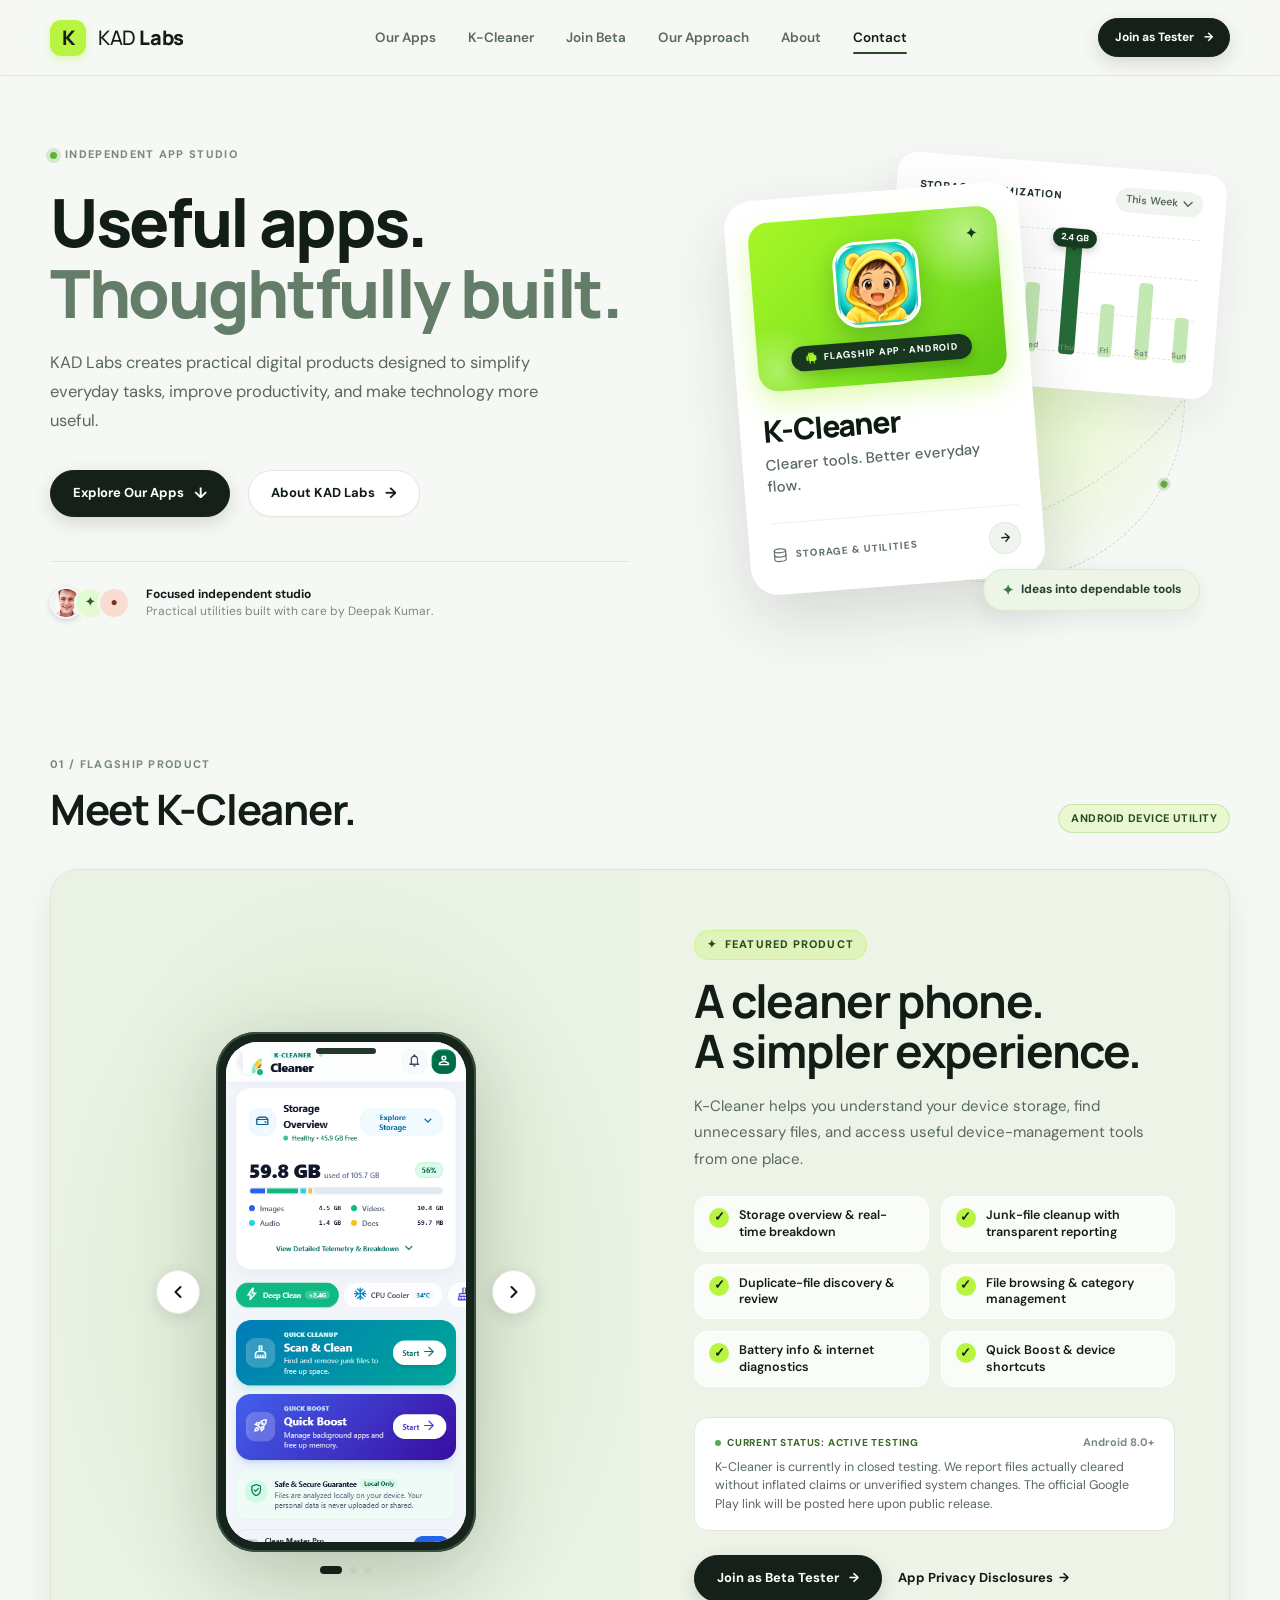
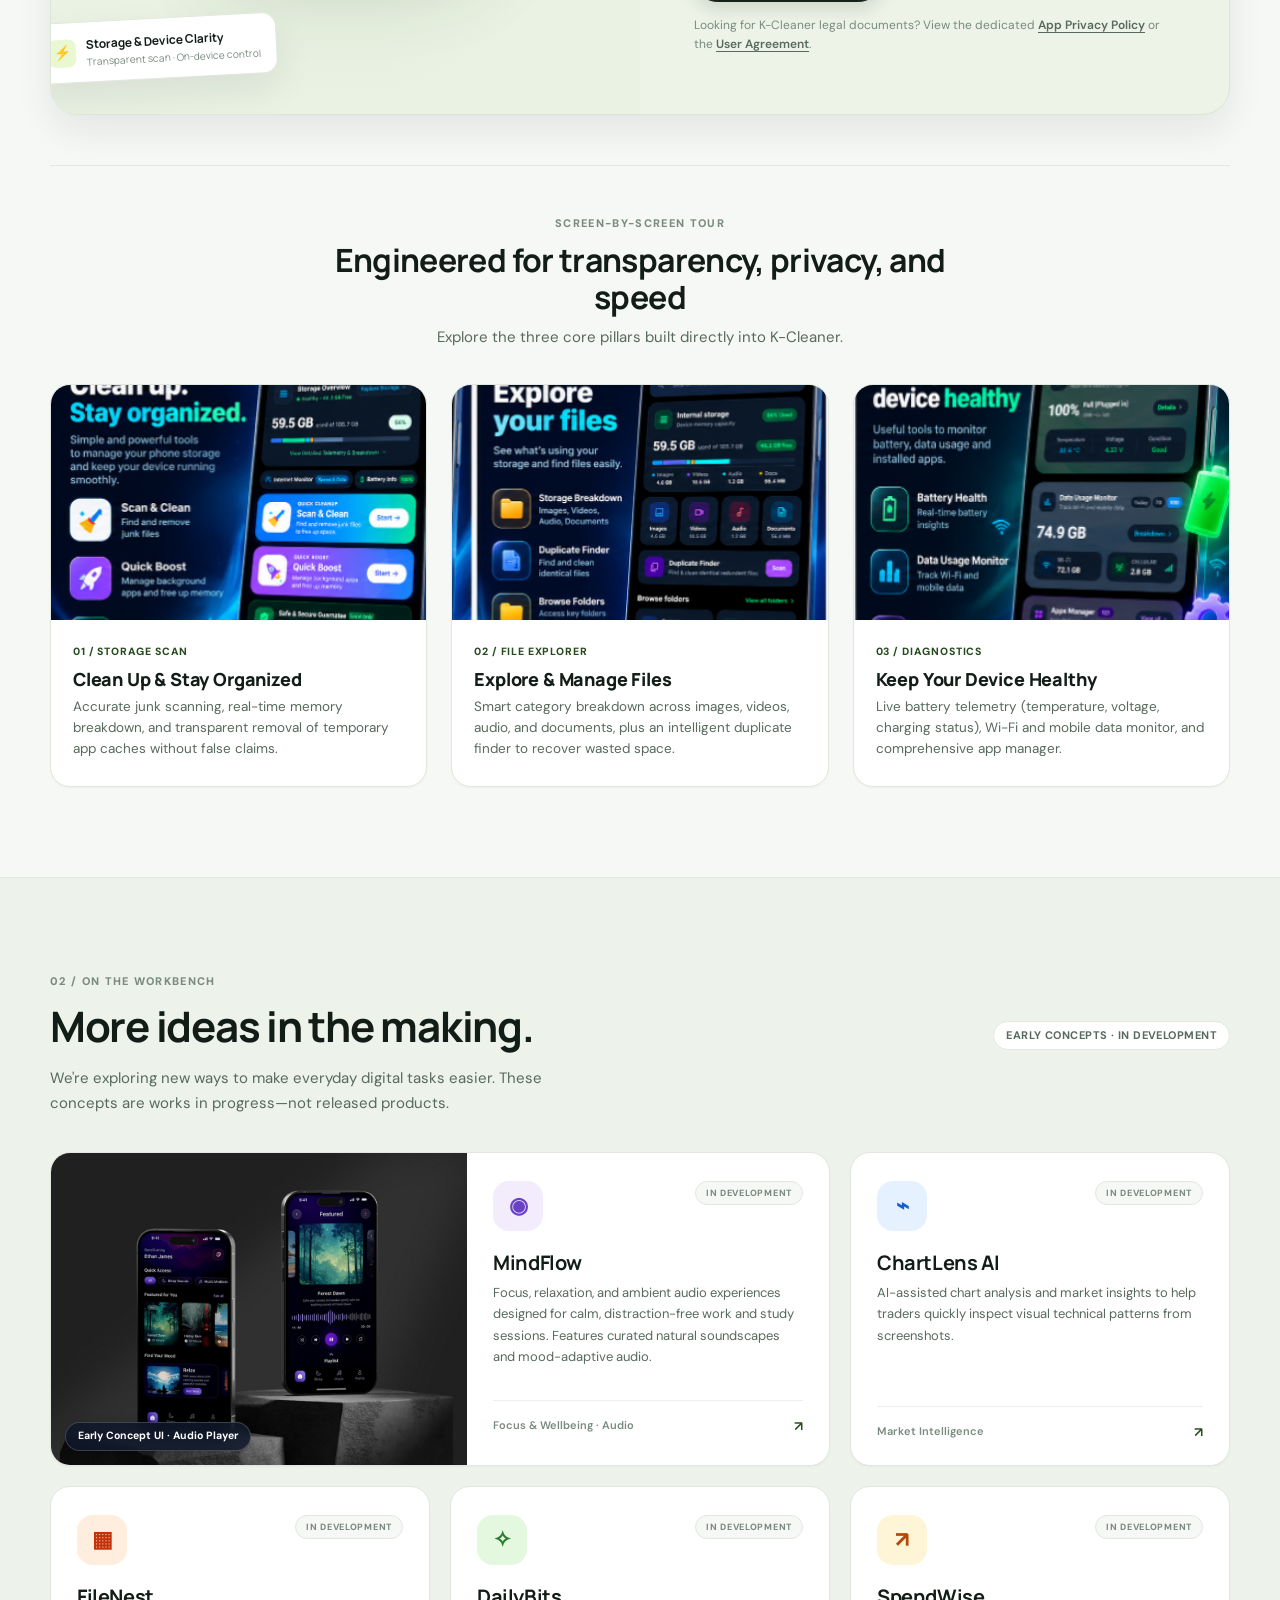
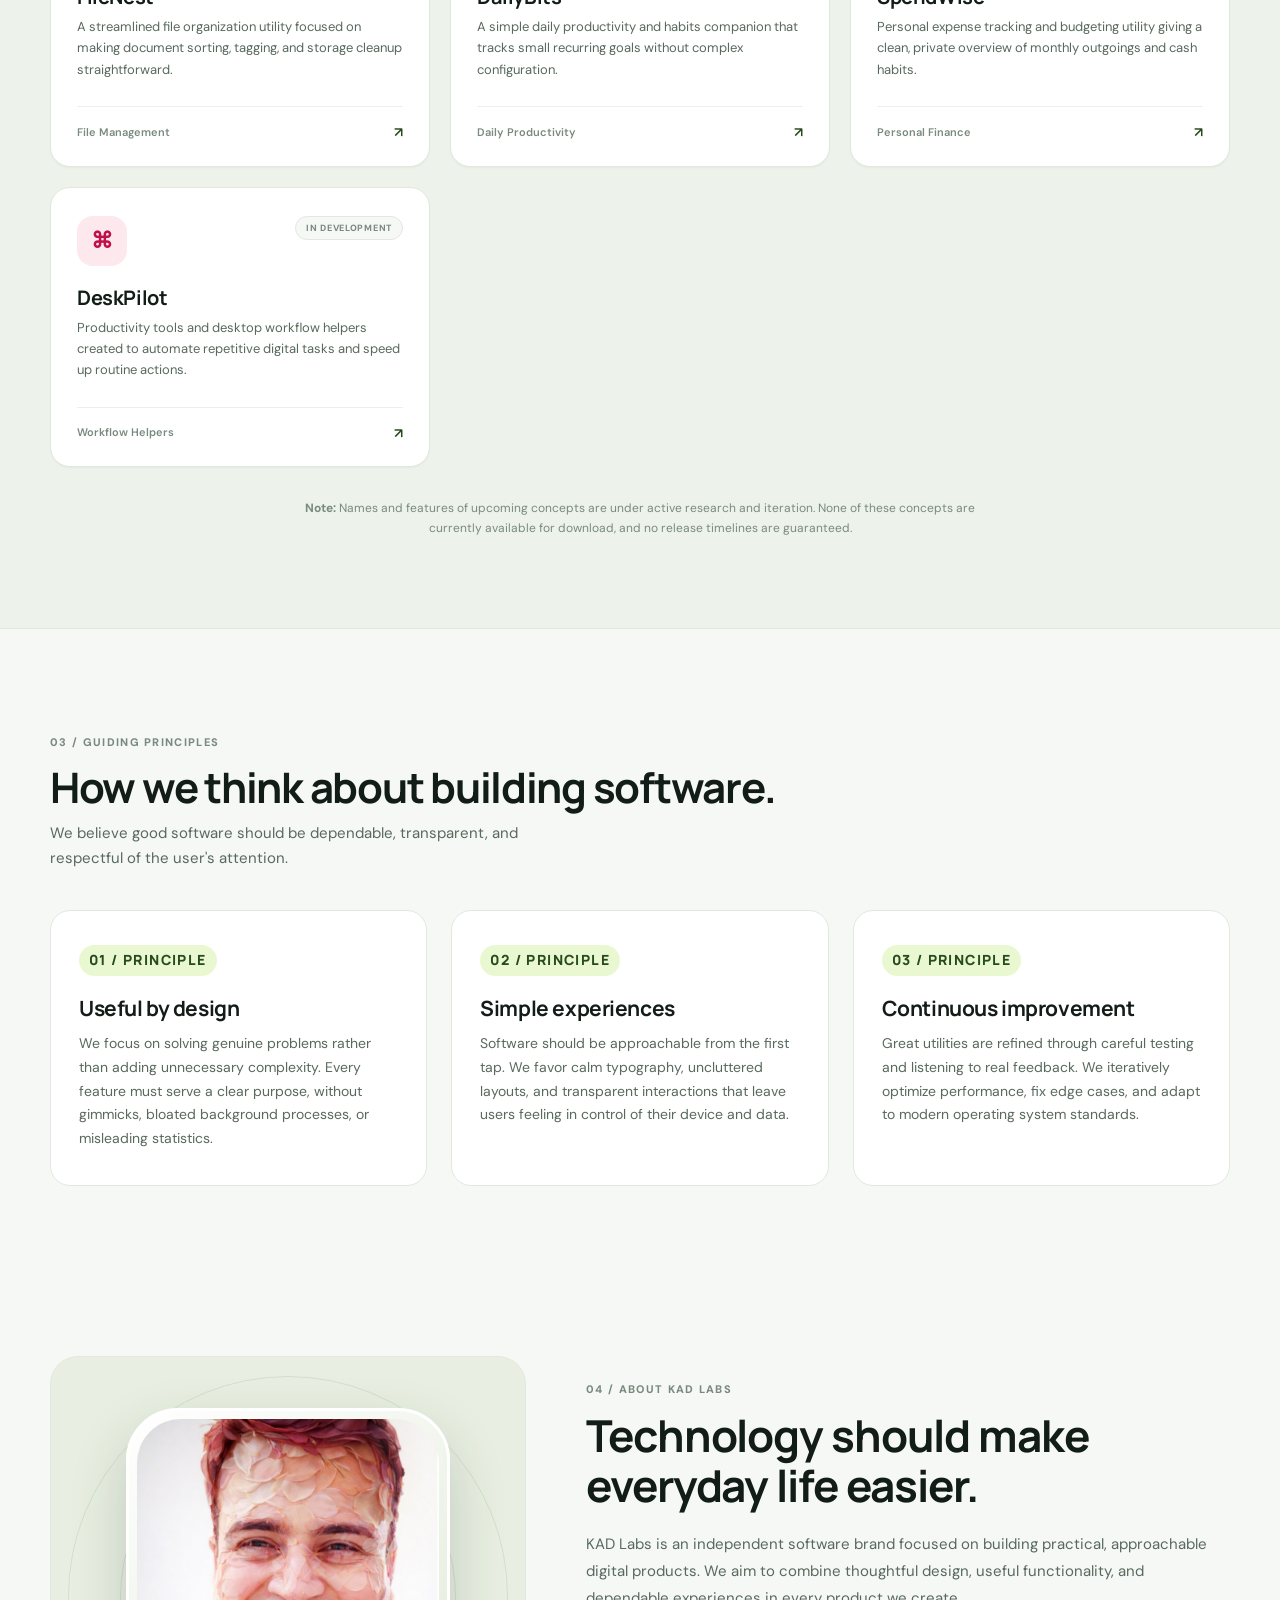
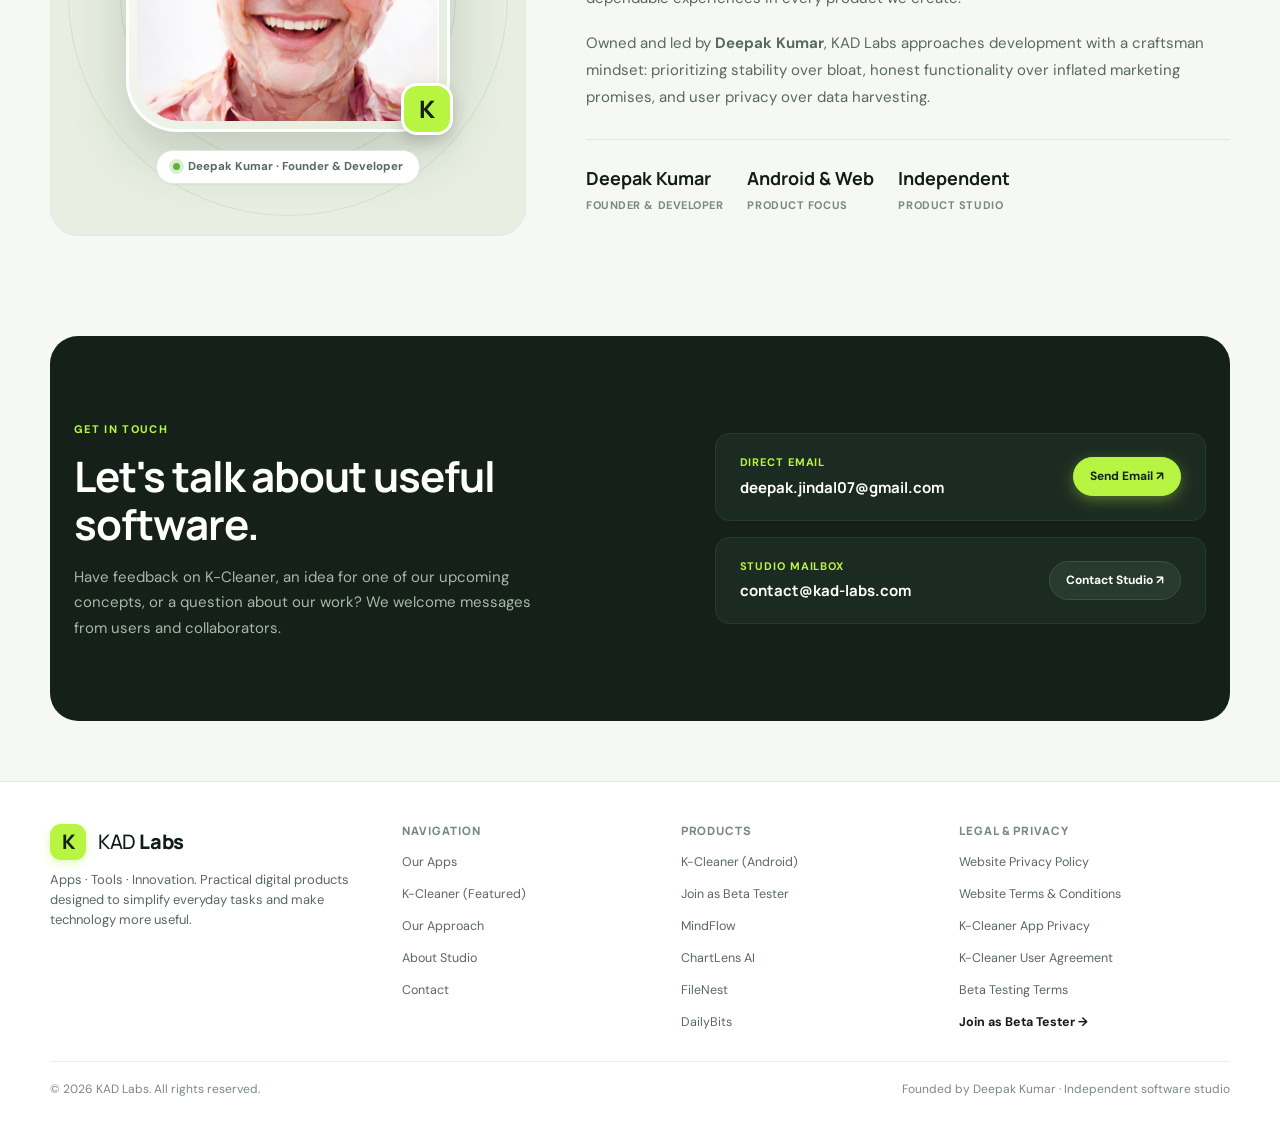
<file: index.html>
<!DOCTYPE html>
<html lang="en">
<head>
  <meta charset="UTF-8">
  <meta name="viewport" content="width=device-width, initial-scale=1.0">
  <meta name="theme-color" content="#f6f8f5">
  <meta name="description" content="KAD Labs is an independent software studio founded by Deepak Kumar. Building practical digital tools, including K-Cleaner for Android and upcoming productivity apps.">
  <meta name="author" content="Deepak Kumar">
  <link rel="canonical" href="https://kad-labs.com/">

  <!-- Open Graph / Facebook -->
  <meta property="og:type" content="website">
  <meta property="og:url" content="https://kad-labs.com/">
  <meta property="og:title" content="KAD Labs — Apps · Tools · Innovation">
  <meta property="og:description" content="Useful apps. Thoughtfully built. Discover K-Cleaner and practical digital tools crafted by KAD Labs.">
  <meta property="og:image" content="https://kad-labs.com/assets/kcleaner-logo.png">

  <!-- Twitter Card -->
  <meta name="twitter:card" content="summary_large_image">
  <meta name="twitter:title" content="KAD Labs — Apps · Tools · Innovation">
  <meta name="twitter:description" content="Useful apps. Thoughtfully built. Meet K-Cleaner and explore upcoming concepts from KAD Labs.">
  <meta name="twitter:image" content="https://kad-labs.com/assets/kcleaner-logo.png">

  <title>KAD Labs — Apps · Tools · Innovation</title>

  <!-- Favicon -->
  <link rel="icon" type="image/svg+xml" href="favicon.svg">

  <!-- Google Fonts -->
  <link rel="preconnect" href="https://fonts.googleapis.com">
  <link rel="preconnect" href="https://fonts.gstatic.com" crossorigin>
  <link href="https://fonts.googleapis.com/css2?family=DM+Sans:ital,opsz,wght@0,9..40,400;0,9..40,500;0,9..40,600;0,9..40,700;1,9..40,400&family=Manrope:wght@500;600;700;800&display=swap" rel="stylesheet">

  <link rel="stylesheet" href="styles.css">

  <!-- JSON-LD Structured Data -->
  <script type="application/ld+json">
  {
    "@context": "https://schema.org",
    "@type": "Organization",
    "name": "KAD Labs",
    "url": "https://kad-labs.com",
    "logo": "https://kad-labs.com/favicon.svg",
    "founder": {
      "@type": "Person",
      "name": "Deepak Kumar"
    },
    "description": "Independent software and app studio creating practical utilities and digital tools.",
    "sameAs": []
  }
  </script>
</head>
<body>
  <!-- Skip to Content for Accessibility -->
  <a href="#main-content" class="skip-link">Skip to main content</a>

  <!-- Header & Navigation -->
  <header class="site-header">
    <div class="wrap header-container">
      <a href="index.html" class="brand" aria-label="KAD Labs homepage">
        <span class="brand-mark" aria-hidden="true">K</span>
        <span class="brand-text">KAD <b>Labs</b></span>
      </a>

      <nav class="desktop-nav" aria-label="Main Navigation">
        <a href="#apps" class="nav-item">Our Apps</a>
        <a href="#featured" class="nav-item">K-Cleaner</a>
        <a href="tester.html" class="nav-item">Join Beta</a>
        <a href="#approach" class="nav-item">Our Approach</a>
        <a href="#about" class="nav-item">About</a>
        <a href="#contact" class="nav-item">Contact</a>
      </nav>

      <div class="header-actions">
        <a href="tester.html" class="btn btn-primary btn-sm header-cta-desktop">
          Join as Tester <span>&rarr;</span>
        </a>
        <button type="button" class="mobile-toggle" aria-label="Toggle navigation menu" aria-expanded="false" aria-controls="mobile-menu">
          <span></span>
          <span></span>
          <span></span>
        </button>
      </div>
    </div>

    <!-- Mobile Drawer -->
    <div id="mobile-menu" class="mobile-drawer" role="dialog" aria-modal="true" aria-label="Mobile Navigation">
      <a href="#apps">Our Apps</a>
      <a href="#featured">K-Cleaner (Featured)</a>
      <a href="tester.html" style="color: var(--accent-lime-dark); font-weight: 700;">Join as Beta Tester &rarr;</a>
      <a href="#approach">Our Approach</a>
      <a href="#about">About KAD Labs</a>
      <a href="#contact">Contact</a>
      <a href="privacy.html">Website Privacy Policy</a>
      <a href="terms.html">Terms &amp; Conditions</a>
      <a href="#apps" class="btn btn-primary">Explore Our Apps ↘</a>
    </div>
  </header>

  <main id="main-content">
    <!-- Hero Section -->
    <section class="hero wrap" aria-labelledby="hero-heading">
      <div class="hero-grid">
        <div class="hero-copy">
          <div class="eyebrow">
            <span class="pulse-dot" aria-hidden="true"></span>
            INDEPENDENT APP STUDIO
          </div>
          <h1 id="hero-heading">Useful apps.<br><span>Thoughtfully built.</span></h1>
          <p class="hero-lead">
            KAD Labs creates practical digital products designed to simplify everyday tasks, improve productivity, and make technology more useful.
          </p>
          <div class="hero-actions">
            <a href="#apps" class="btn btn-primary">
              Explore Our Apps <span class="btn-icon">↓</span>
            </a>
            <a href="#about" class="btn btn-secondary">
              About KAD Labs <span class="btn-icon">→</span>
            </a>
          </div>
          <div class="hero-trust">
            <div class="avatar-stack" aria-hidden="true">
              <img src="assets/deepak-kumar.png" alt="Deepak Kumar" class="hero-avatar-photo">
              <span>✦</span>
              <span>●</span>
            </div>
            <div class="trust-text">
              <strong>Focused independent studio</strong>
              Practical utilities built with care by Deepak Kumar.
            </div>
          </div>
        </div>

        <div class="hero-art" aria-label="KAD Labs visual studio composition">
          <div class="hero-art-backdrop" aria-hidden="true"></div>
          <div class="art-orbit art-orbit-1" aria-hidden="true">
            <span class="orbit-dot orbit-dot-1"></span>
            <span class="orbit-dot orbit-dot-2"></span>
          </div>
          <div class="art-orbit art-orbit-2" aria-hidden="true">
            <span class="orbit-dot orbit-dot-3"></span>
          </div>

          <!-- Background Storage Optimization Metric Card -->
          <div class="art-card card-back storage-chart-card" aria-hidden="true">
            <div class="storage-chart-header">
              <span class="storage-chart-title">STORAGE OPTIMIZATION</span>
              <span class="storage-chart-pill">
                This Week 
                <svg width="10" height="6" viewBox="0 0 10 6" fill="none"><path d="M1 1l4 4 4-4" stroke="currentColor" stroke-width="1.5" stroke-linecap="round" stroke-linejoin="round"/></svg>
              </span>
            </div>

            <div class="storage-chart-body">
              <div class="chart-y-axis">
                <span>3 GB</span>
                <span>2 GB</span>
                <span>1 GB</span>
                <span>0</span>
              </div>

              <div class="chart-plot">
                <div class="chart-grid-lines">
                  <i></i><i></i><i></i><i></i>
                </div>

                <div class="chart-bars">
                  <div class="chart-col">
                    <div class="chart-bar-fill" style="height: 38%;"></div>
                    <span class="chart-day">Mon</span>
                  </div>
                  <div class="chart-col">
                    <div class="chart-bar-fill" style="height: 30%;"></div>
                    <span class="chart-day">Tue</span>
                  </div>
                  <div class="chart-col">
                    <div class="chart-bar-fill" style="height: 52%;"></div>
                    <span class="chart-day">Wed</span>
                  </div>
                  <div class="chart-col col-highlight">
                    <div class="chart-tooltip">2.4 GB</div>
                    <div class="chart-bar-fill bar-featured" style="height: 88%;"></div>
                    <span class="chart-day">Thu</span>
                  </div>
                  <div class="chart-col">
                    <div class="chart-bar-fill" style="height: 40%;"></div>
                    <span class="chart-day">Fri</span>
                  </div>
                  <div class="chart-col">
                    <div class="chart-bar-fill" style="height: 58%;"></div>
                    <span class="chart-day">Sat</span>
                  </div>
                  <div class="chart-col">
                    <div class="chart-bar-fill" style="height: 34%;"></div>
                    <span class="chart-day">Sun</span>
                  </div>
                </div>
              </div>
            </div>
          </div>

          <!-- Foreground K-Cleaner Spotlight Card -->
          <div class="art-card card-front kcleaner-hero-card">
            <div class="card-app-stage">
              <span class="stage-bubble bubble-1" aria-hidden="true"></span>
              <span class="stage-bubble bubble-2" aria-hidden="true"></span>
              <span class="stage-sparkle" aria-hidden="true">✦</span>

              <div class="hero-kcleaner-showcase">
                <img src="assets/kcleaner-logo.png" alt="K-Cleaner flagship app logo" class="hero-kcleaner-logo">
              </div>

              <div class="hero-kcleaner-tag">
                <svg class="android-icon" width="12" height="14" viewBox="0 0 24 28" fill="currentColor" aria-hidden="true">
                  <path d="M6 18c0 .55.45 1 1 1h1v4c0 .55.45 1 1 1s1-.45 1-1v-4h6v4c0 .55.45 1 1 1s1-.45 1-1v-4h1c.55 0 1-.45 1-1V8H6v10zM3.5 8c-.83 0-1.5.67-1.5 1.5v7c0 .83.67 1.5 1.5 1.5S5 17.33 5 16.5v-7C5 8.67 4.33 8 3.5 8zm17 0c-.83 0-1.5.67-1.5 1.5v7c0 .83.67 1.5 1.5 1.5s1.5-.67 1.5-1.5v-7c0-.83-.67-1.5-1.5-1.5zm-4.97-4.84l1.3-1.3c.2-.2.2-.51 0-.71-.2-.2-.51-.2-.71 0l-1.48 1.48C13.68 2.23 12.63 2 11.5 2c-1.13 0-2.18.23-3.14.63L6.88 1.15c-.2-.2-.51-.2-.71 0-.2.2-.2.51 0 .71l1.3 1.3C5.69 4.31 4.5 6.02 4.5 8h14c0-1.98-1.19-3.69-2.97-4.84zM9 5.5c-.41 0-.75-.34-.75-.75s.34-.75.75-.75.75.34.75.75-.34.75-.75.75zm5 0c-.41 0-.75-.34-.75-.75s.34-.75.75-.75.75.34.75.75-.34.75-.75.75z"/>
                </svg>
                <span>FLAGSHIP APP &middot; ANDROID</span>
              </div>
            </div>

            <div class="card-front-content">
              <h2 class="card-front-title">K-Cleaner</h2>
              <p class="card-front-sub">Clearer tools. Better everyday flow.</p>
            </div>

            <div class="card-front-foot">
              <div class="card-foot-left">
                <svg width="15" height="15" viewBox="0 0 24 24" fill="none" stroke="currentColor" stroke-width="2" stroke-linecap="round" stroke-linejoin="round" aria-hidden="true">
                  <ellipse cx="12" cy="5" rx="9" ry="3"/>
                  <path d="M21 12c0 1.66-4 3-9 3s-9-1.34-9-3"/>
                  <path d="M3 5v14c0 1.66 4 3 9 3s9-1.34 9-3V5"/>
                </svg>
                <span>STORAGE &amp; UTILITIES</span>
              </div>
              <a href="#featured" class="card-foot-btn" aria-label="Explore K-Cleaner">
                <svg width="13" height="13" viewBox="0 0 24 24" fill="none" stroke="currentColor" stroke-width="2.5" stroke-linecap="round" stroke-linejoin="round" aria-hidden="true">
                  <path d="M5 12h14M12 5l7 7-7 7"/>
                </svg>
              </a>
            </div>
          </div>

          <div class="art-badge-float">
            <span class="badge-spark" aria-hidden="true">✦</span>
            <span>Ideas into dependable tools</span>
          </div>
        </div>
      </div>
    </section>

    <!-- Section 4.C: Featured Product — K-Cleaner -->
    <section class="featured-section wrap" id="featured" aria-labelledby="cleaner-heading">
      <div class="section-head">
        <div>
          <div class="eyebrow">01 / FLAGSHIP PRODUCT</div>
          <h2 id="cleaner-heading" class="section-title">Meet K-Cleaner.</h2>
        </div>
        <span class="badge badge-lime">Android Device Utility</span>
      </div>

      <article class="featured-card">
        <!-- Interactive Smartphone Preview Mockup -->
        <div class="featured-visual">
          <div class="phone-carousel-container">
            <!-- Prev Arrow Button -->
            <button type="button" class="carousel-arrow carousel-prev" id="mockup-prev" aria-label="Previous screenshot">
              <svg width="20" height="20" viewBox="0 0 24 24" fill="none" stroke="currentColor" stroke-width="2.5" stroke-linecap="round" stroke-linejoin="round" aria-hidden="true">
                <path d="M15 18l-6-6 6-6"/>
              </svg>
            </button>

            <!-- Smartphone Frame -->
            <div class="phone-mockup-wrapper">
              <div class="phone-frame">
                <div class="phone-notch" aria-hidden="true"></div>
                <div class="phone-screen" id="phone-screen">
                  <div class="phone-slider-track" id="phone-slider-track">
                    <!-- Slide 1: Cleaner Dashboard -->
                    <div class="phone-slide active" data-title="Storage &amp; Device Clarity" data-desc="Transparent scan &middot; On-device control">
                      <img src="assets/kcleaner-home-screen.png" alt="K-Cleaner storage dashboard showing storage metrics and utilities" loading="lazy">
                    </div>
                    <!-- Slide 2: File Explorer -->
                    <div class="phone-slide" data-title="File &amp; Duplicate Discovery" data-desc="Categorized breakdown &middot; Duplicate detection">
                      <img src="assets/kcleaner-files-screen.png" alt="K-Cleaner file explorer showing category breakdown and duplicate finder" loading="lazy">
                    </div>
                    <!-- Slide 3: System Diagnostics -->
                    <div class="phone-slide" data-title="Telemetry &amp; App Diagnostics" data-desc="Battery health &middot; Data monitor &middot; App telemetry">
                      <img src="assets/kcleaner-tools-screen.png" alt="K-Cleaner diagnostics showing battery telemetry and app manager" loading="lazy">
                    </div>
                  </div>
                </div>
              </div>

              <!-- Carousel Dots Indicator -->
              <div class="carousel-dots" id="carousel-dots" role="tablist" aria-label="K-Cleaner screen switcher">
                <button type="button" class="carousel-dot active" role="tab" aria-selected="true" data-index="0" aria-label="Slide 1: Storage Cleaner"></button>
                <button type="button" class="carousel-dot" role="tab" aria-selected="false" data-index="1" aria-label="Slide 2: File Explorer"></button>
                <button type="button" class="carousel-dot" role="tab" aria-selected="false" data-index="2" aria-label="Slide 3: System Diagnostics"></button>
              </div>
            </div>

            <!-- Next Arrow Button -->
            <button type="button" class="carousel-arrow carousel-next" id="mockup-next" aria-label="Next screenshot">
              <svg width="20" height="20" viewBox="0 0 24 24" fill="none" stroke="currentColor" stroke-width="2.5" stroke-linecap="round" stroke-linejoin="round" aria-hidden="true">
                <path d="M9 18l6-6-6-6"/>
              </svg>
            </button>
          </div>

          <!-- Dynamic Floating Pill syncing with active slide -->
          <div class="phone-floating-pill" id="phone-floating-pill">
            <div class="pill-icon" id="pill-icon" aria-hidden="true">⚡</div>
            <div>
              <strong id="pill-title">Storage &amp; Device Clarity</strong>
              <div id="pill-desc" style="font-size: 10px; color: var(--text-muted); font-weight: normal;">Transparent scan &middot; On-device control</div>
            </div>
          </div>
        </div>

        <!-- Featured Copy & Features -->
        <div class="featured-copy">
          <div class="featured-header-badge">
            <span aria-hidden="true">✦</span> FEATURED PRODUCT
          </div>
          <h3>A cleaner phone.<br>A simpler experience.</h3>
          <p class="featured-desc">
            K-Cleaner helps you understand your device storage, find unnecessary files, and access useful device-management tools from one place.
          </p>

          <div class="feature-pill-grid">
            <div class="feature-pill-item">
              <span class="feature-check" aria-hidden="true">✓</span>
              <span>Storage overview &amp; real-time breakdown</span>
            </div>
            <div class="feature-pill-item">
              <span class="feature-check" aria-hidden="true">✓</span>
              <span>Junk-file cleanup with transparent reporting</span>
            </div>
            <div class="feature-pill-item">
              <span class="feature-check" aria-hidden="true">✓</span>
              <span>Duplicate-file discovery &amp; review</span>
            </div>
            <div class="feature-pill-item">
              <span class="feature-check" aria-hidden="true">✓</span>
              <span>File browsing &amp; category management</span>
            </div>
            <div class="feature-pill-item">
              <span class="feature-check" aria-hidden="true">✓</span>
              <span>Battery info &amp; internet diagnostics</span>
            </div>
            <div class="feature-pill-item">
              <span class="feature-check" aria-hidden="true">✓</span>
              <span>Quick Boost &amp; device shortcuts</span>
            </div>
          </div>

          <!-- Product Availability Status -->
          <div class="featured-status-box">
            <div class="status-header">
              <span class="status-badge">CURRENT STATUS: ACTIVE TESTING</span>
              <span style="font-size: 11px; font-weight: 700; color: var(--text-muted);">Android 8.0+</span>
            </div>
            <p class="status-body">
              K-Cleaner is currently in closed testing. We report files actually cleared without inflated claims or unverified system changes. The official Google Play link will be posted here upon public release.
            </p>
          </div>

          <div class="featured-actions">
            <a href="tester.html" class="btn btn-primary">
              Join as Beta Tester <span>&rarr;</span>
            </a>
            <a href="privacy-policy.html" class="link-arrow">
              App Privacy Disclosures <span>→</span>
            </a>
          </div>

          <div class="featured-legal-link">
            Looking for K-Cleaner legal documents? View the dedicated <a href="privacy-policy.html">App Privacy Policy</a> or the <a href="agreement.html">User Agreement</a>.
          </div>
        </div>
      </article>

      <!-- Visual Deep Dive / Core App Capabilities -->
      <div class="kcleaner-deep-dive">
        <div class="deep-dive-head">
          <div class="eyebrow">SCREEN-BY-SCREEN TOUR</div>
          <h3>Engineered for transparency, privacy, and speed</h3>
          <p>Explore the three core pillars built directly into K-Cleaner.</p>
        </div>
        <div class="promo-grid">
          <article class="promo-card">
            <div class="promo-img-wrap">
              <img src="assets/kcleaner-panel-cleaner.png" alt="Clean up and stay organized with K-Cleaner storage tools" loading="lazy">
            </div>
            <div class="promo-card-body">
              <span class="promo-tag">01 / STORAGE SCAN</span>
              <h4>Clean Up &amp; Stay Organized</h4>
              <p>Accurate junk scanning, real-time memory breakdown, and transparent removal of temporary app caches without false claims.</p>
            </div>
          </article>
          <article class="promo-card">
            <div class="promo-img-wrap">
              <img src="assets/kcleaner-panel-files.png" alt="Explore files and duplicate finder in K-Cleaner" loading="lazy">
            </div>
            <div class="promo-card-body">
              <span class="promo-tag">02 / FILE EXPLORER</span>
              <h4>Explore &amp; Manage Files</h4>
              <p>Smart category breakdown across images, videos, audio, and documents, plus an intelligent duplicate finder to recover wasted space.</p>
            </div>
          </article>
          <article class="promo-card">
            <div class="promo-img-wrap">
              <img src="assets/kcleaner-panel-tools.png" alt="Device diagnostics and battery telemetry in K-Cleaner" loading="lazy">
            </div>
            <div class="promo-card-body">
              <span class="promo-tag">03 / DIAGNOSTICS</span>
              <h4>Keep Your Device Healthy</h4>
              <p>Live battery telemetry (temperature, voltage, charging status), Wi-Fi and mobile data monitor, and comprehensive app manager.</p>
            </div>
          </article>
        </div>
      </div>
    </section>

    <!-- Section 4.D: Our Apps / On The Workbench -->
    <section class="upcoming-section" id="apps" aria-labelledby="apps-heading">
      <div class="wrap">
        <div class="section-head">
          <div>
            <div class="eyebrow">02 / ON THE WORKBENCH</div>
            <h2 id="apps-heading" class="section-title">More ideas in the making.</h2>
          </div>
          <span class="badge">Early concepts &middot; In development</span>
        </div>
        <p class="section-subtitle" style="margin-top: -20px; margin-bottom: 36px;">
          We're exploring new ways to make everyday digital tasks easier. These concepts are works in progress—not released products.
        </p>

        <div class="app-grid">
          <!-- 1. MindFlow (Featured Concept) -->
          <article class="app-card app-card-featured">
            <div class="app-card-media">
              <img src="assets/mindflow-showcase.jpg" alt="MindFlow ambient audio and focus app interface on smartphone mockup" loading="lazy">
              <div class="media-overlay">
                <span class="preview-badge">Early Concept UI &middot; Audio Player</span>
              </div>
            </div>
            <div class="app-card-content">
              <div class="app-card-top">
                <div class="app-icon icon-lilac" aria-hidden="true">◉</div>
                <span class="app-status-tag">IN DEVELOPMENT</span>
              </div>
              <h3>MindFlow</h3>
              <p>Focus, relaxation, and ambient audio experiences designed for calm, distraction-free work and study sessions. Features curated natural soundscapes and mood-adaptive audio.</p>
              <div class="app-card-foot">
                <span>Focus &amp; Wellbeing &middot; Audio</span>
                <span aria-hidden="true">↗</span>
              </div>
            </div>
          </article>

          <!-- 2. ChartLens AI -->
          <article class="app-card">
            <div class="app-card-top">
              <div class="app-icon icon-blue" aria-hidden="true">⌁</div>
              <span class="app-status-tag">IN DEVELOPMENT</span>
            </div>
            <h3>ChartLens AI</h3>
            <p>AI-assisted chart analysis and market insights to help traders quickly inspect visual technical patterns from screenshots.</p>
            <div class="app-card-foot">
              <span>Market Intelligence</span>
              <span aria-hidden="true">↗</span>
            </div>
          </article>

          <!-- 3. FileNest -->
          <article class="app-card">
            <div class="app-card-top">
              <div class="app-icon icon-peach" aria-hidden="true">▦</div>
              <span class="app-status-tag">IN DEVELOPMENT</span>
            </div>
            <h3>FileNest</h3>
            <p>A streamlined file organization utility focused on making document sorting, tagging, and storage cleanup straightforward.</p>
            <div class="app-card-foot">
              <span>File Management</span>
              <span aria-hidden="true">↗</span>
            </div>
          </article>

          <!-- 4. DailyBits -->
          <article class="app-card">
            <div class="app-card-top">
              <div class="app-icon icon-green" aria-hidden="true">✧</div>
              <span class="app-status-tag">IN DEVELOPMENT</span>
            </div>
            <h3>DailyBits</h3>
            <p>A simple daily productivity and habits companion that tracks small recurring goals without complex configuration.</p>
            <div class="app-card-foot">
              <span>Daily Productivity</span>
              <span aria-hidden="true">↗</span>
            </div>
          </article>

          <!-- 5. SpendWise -->
          <article class="app-card">
            <div class="app-card-top">
              <div class="app-icon icon-gold" aria-hidden="true">↗</div>
              <span class="app-status-tag">IN DEVELOPMENT</span>
            </div>
            <h3>SpendWise</h3>
            <p>Personal expense tracking and budgeting utility giving a clean, private overview of monthly outgoings and cash habits.</p>
            <div class="app-card-foot">
              <span>Personal Finance</span>
              <span aria-hidden="true">↗</span>
            </div>
          </article>

          <!-- 6. DeskPilot -->
          <article class="app-card">
            <div class="app-card-top">
              <div class="app-icon icon-rose" aria-hidden="true">⌘</div>
              <span class="app-status-tag">IN DEVELOPMENT</span>
            </div>
            <h3>DeskPilot</h3>
            <p>Productivity tools and desktop workflow helpers created to automate repetitive digital tasks and speed up routine actions.</p>
            <div class="app-card-foot">
              <span>Workflow Helpers</span>
              <span aria-hidden="true">↗</span>
            </div>
          </article>
        </div>

        <p class="workbench-disclaimer">
          <strong>Note:</strong> Names and features of upcoming concepts are under active research and iteration. None of these concepts are currently available for download, and no release timelines are guaranteed.
        </p>
      </div>
    </section>

    <!-- Section 4.F: Our Approach / Values -->
    <section class="approach-section wrap" id="approach" aria-labelledby="approach-heading">
      <div class="section-head-stacked">
        <div class="eyebrow">03 / GUIDING PRINCIPLES</div>
        <h2 id="approach-heading" class="section-title">How we think about building software.</h2>
        <p class="section-subtitle">
          We believe good software should be dependable, transparent, and respectful of the user's attention.
        </p>
      </div>

      <div class="values-grid">
        <div class="value-card">
          <span class="value-num">01 / PRINCIPLE</span>
          <h3>Useful by design</h3>
          <p>
            We focus on solving genuine problems rather than adding unnecessary complexity. Every feature must serve a clear purpose, without gimmicks, bloated background processes, or misleading statistics.
          </p>
        </div>

        <div class="value-card">
          <span class="value-num">02 / PRINCIPLE</span>
          <h3>Simple experiences</h3>
          <p>
            Software should be approachable from the first tap. We favor calm typography, uncluttered layouts, and transparent interactions that leave users feeling in control of their device and data.
          </p>
        </div>

        <div class="value-card">
          <span class="value-num">03 / PRINCIPLE</span>
          <h3>Continuous improvement</h3>
          <p>
            Great utilities are refined through careful testing and listening to real feedback. We iteratively optimize performance, fix edge cases, and adapt to modern operating system standards.
          </p>
        </div>
      </div>
    </section>

    <!-- Section 4.E: About KAD Labs -->
    <section class="about-section wrap" id="about" aria-labelledby="about-heading">
      <div class="about-grid">
        <div class="about-visual">
          <div class="about-photo-wrapper">
            <img src="assets/deepak-kumar.png" alt="Deepak Kumar — Founder and Developer of KAD Labs" class="about-photo">
            <div class="about-photo-brandmark" aria-hidden="true">K</div>
          </div>
          <div class="about-photo-tag">
            <span class="pulse-dot" aria-hidden="true"></span>
            <span>Deepak Kumar &middot; Founder &amp; Developer</span>
          </div>
        </div>

        <div class="about-copy">
          <div class="eyebrow">04 / ABOUT KAD LABS</div>
          <h2 id="about-heading">Technology should make everyday life easier.</h2>
          <p>
            KAD Labs is an independent software brand focused on building practical, approachable digital products. We aim to combine thoughtful design, useful functionality, and dependable experiences in every product we create.
          </p>
          <p>
            Owned and led by <strong>Deepak Kumar</strong>, KAD Labs approaches development with a craftsman mindset: prioritizing stability over bloat, honest functionality over inflated marketing promises, and user privacy over data harvesting.
          </p>

          <div class="about-meta">
            <div class="about-meta-item">
              <strong>Deepak Kumar</strong>
              <span>Founder &amp; Developer</span>
            </div>
            <div class="about-meta-item">
              <strong>Android &amp; Web</strong>
              <span>Product Focus</span>
            </div>
            <div class="about-meta-item">
              <strong>Independent</strong>
              <span>Product Studio</span>
            </div>
          </div>
        </div>
      </div>
    </section>

    <!-- Section 4.G: Contact Section -->
    <section class="contact-section wrap" id="contact" aria-labelledby="contact-heading">
      <div class="wrap contact-inner">
        <div class="contact-copy">
          <div class="eyebrow">GET IN TOUCH</div>
          <h2 id="contact-heading">Let's talk about useful software.</h2>
          <p>
            Have feedback on K-Cleaner, an idea for one of our upcoming concepts, or a question about our work? We welcome messages from users and collaborators.
          </p>
        </div>

        <div class="contact-methods">
          <!-- Primary Verified Contact Link -->
          <div class="contact-box">
            <div class="contact-box-info">
              <span>Direct Email</span>
              <strong>deepak.jindal07@gmail.com</strong>
            </div>
            <a href="mailto:deepak.jindal07@gmail.com?subject=Enquiry%20via%20KAD%20Labs%20Website" class="btn btn-accent btn-sm">
              Send Email ↗
            </a>
          </div>

          <!-- Studio Domain Mailbox Note -->
          <div class="contact-box">
            <div class="contact-box-info">
              <span>Studio Mailbox</span>
              <strong>contact@kad-labs.com</strong>
            </div>
            <a href="mailto:contact@kad-labs.com?subject=KAD%20Labs%20Feedback" class="btn btn-secondary btn-sm" style="color: #ffffff; background: #283a2d; border-color: #3b5240;">
              Contact Studio ↗
            </a>
          </div>
        </div>
      </div>
    </section>
  </main>

  <!-- Section 4.H: Footer -->
  <footer class="site-footer">
    <div class="wrap footer-top">
      <div class="footer-brand-col">
        <a href="index.html" class="brand" aria-label="KAD Labs homepage">
          <span class="brand-mark" aria-hidden="true">K</span>
          <span class="brand-text">KAD <b>Labs</b></span>
        </a>
        <p>
          Apps &middot; Tools &middot; Innovation. Practical digital products designed to simplify everyday tasks and make technology more useful.
        </p>
      </div>

      <div class="footer-col">
        <h4>Navigation</h4>
        <ul>
          <li><a href="#apps">Our Apps</a></li>
          <li><a href="#featured">K-Cleaner (Featured)</a></li>
          <li><a href="#approach">Our Approach</a></li>
          <li><a href="#about">About Studio</a></li>
          <li><a href="#contact">Contact</a></li>
        </ul>
      </div>

      <div class="footer-col">
        <h4>Products</h4>
        <ul>
          <li><a href="#featured">K-Cleaner (Android)</a></li>
          <li><a href="tester.html">Join as Beta Tester</a></li>
          <li><a href="#apps">MindFlow</a></li>
          <li><a href="#apps">ChartLens AI</a></li>
          <li><a href="#apps">FileNest</a></li>
          <li><a href="#apps">DailyBits</a></li>
        </ul>
      </div>

      <div class="footer-col">
        <h4>Legal &amp; Privacy</h4>
        <ul>
          <li><a href="privacy.html">Website Privacy Policy</a></li>
          <li><a href="terms.html">Website Terms &amp; Conditions</a></li>
          <li><a href="privacy-policy.html">K-Cleaner App Privacy</a></li>
          <li><a href="agreement.html">K-Cleaner User Agreement</a></li>
          <li><a href="beta-terms.html">Beta Testing Terms</a></li>
          <li><a href="tester.html" style="font-weight: 700; color: var(--text-main);">Join as Beta Tester &rarr;</a></li>
        </ul>
      </div>
    </div>

    <div class="wrap footer-bottom">
      <div>
        &copy; <span id="year">2026</span> KAD Labs. All rights reserved.
      </div>
      <div>
        Founded by Deepak Kumar &middot; Independent software studio
      </div>
    </div>
  </footer>

  <script src="script.js"></script>
</body>
</html>
</file>
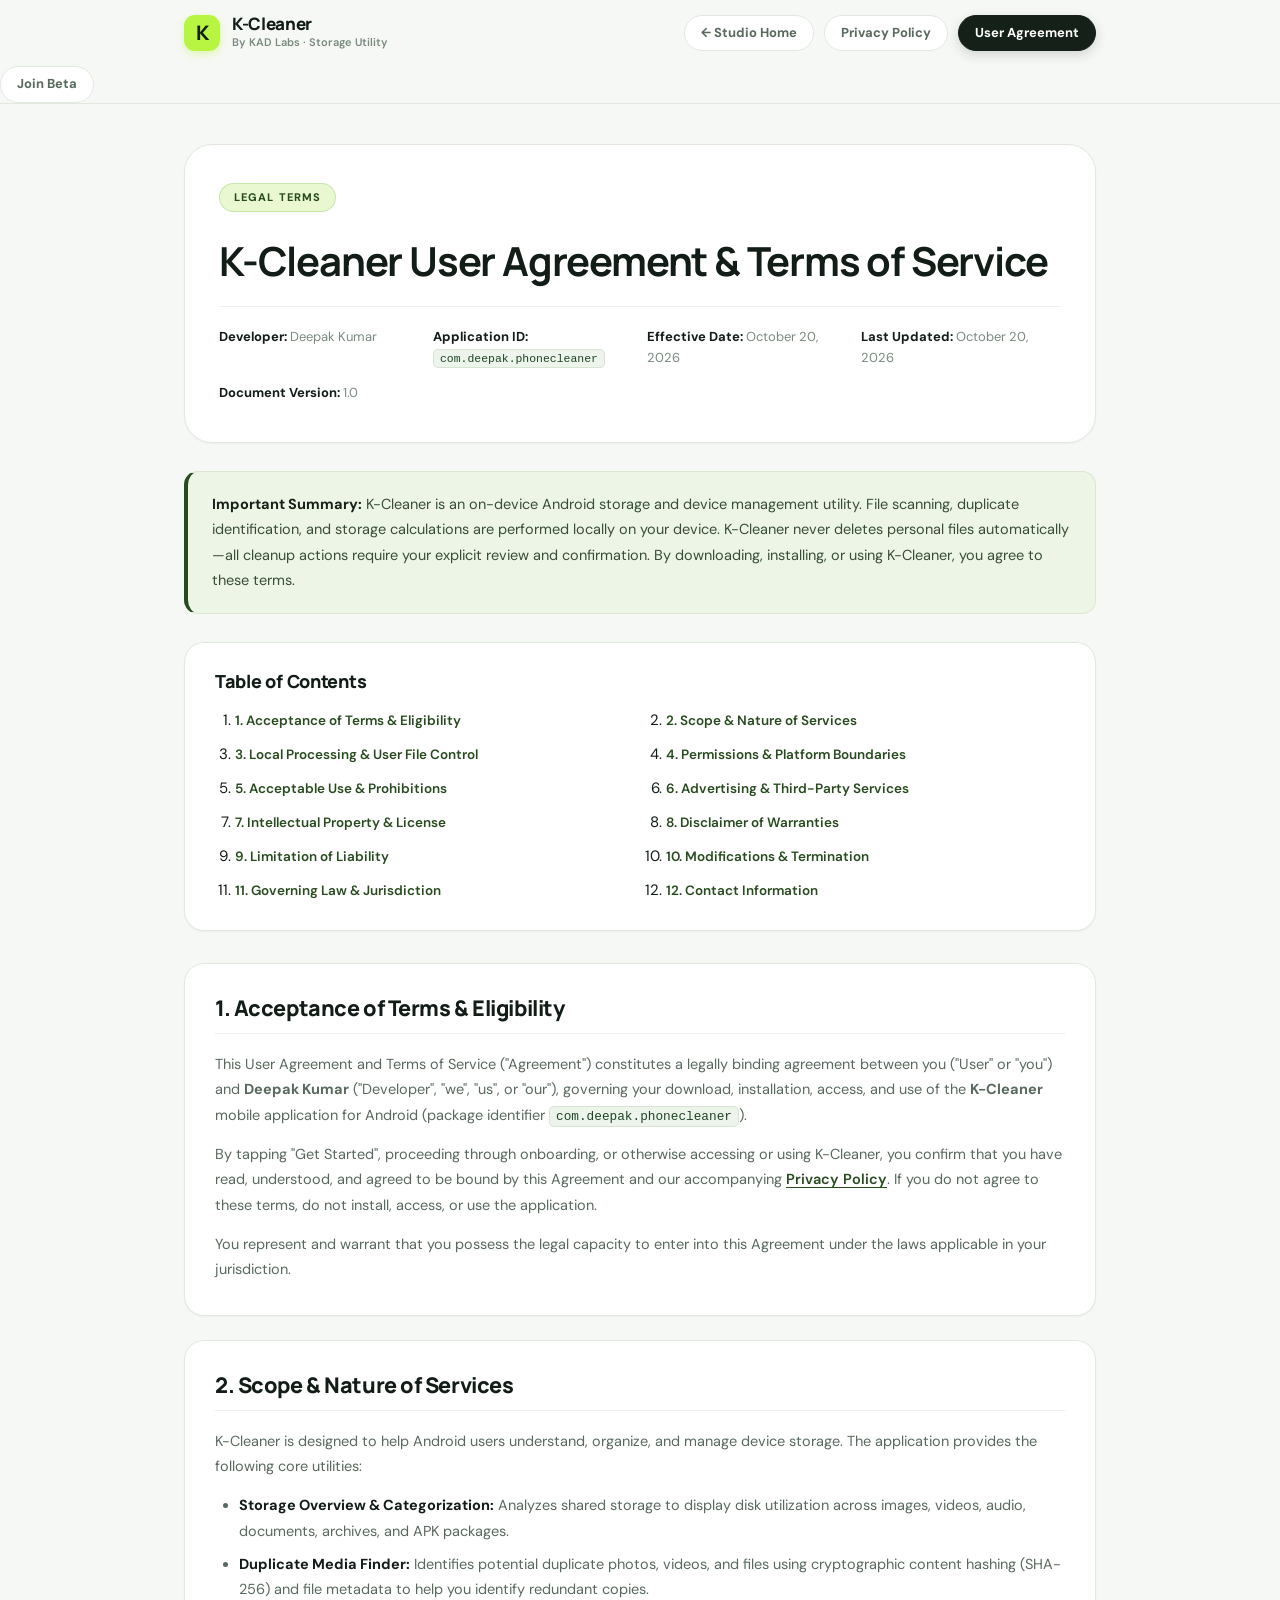
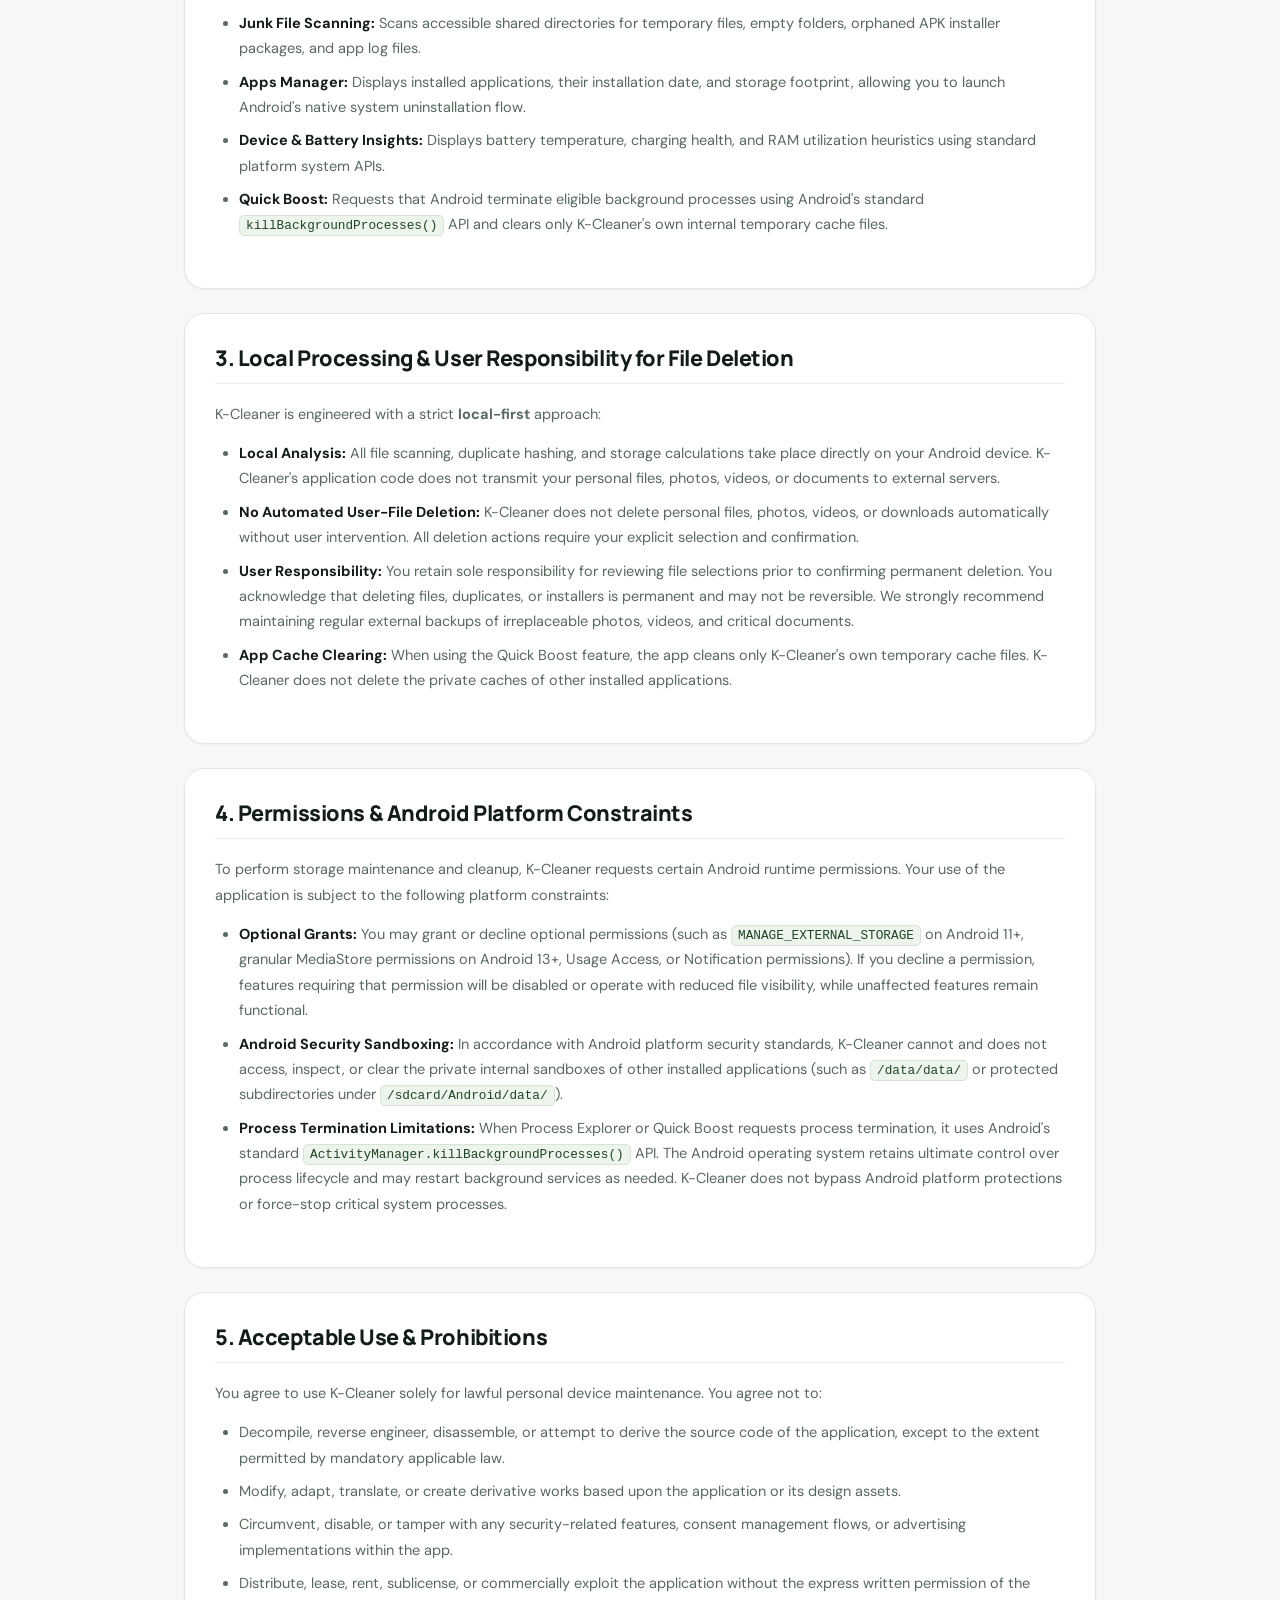
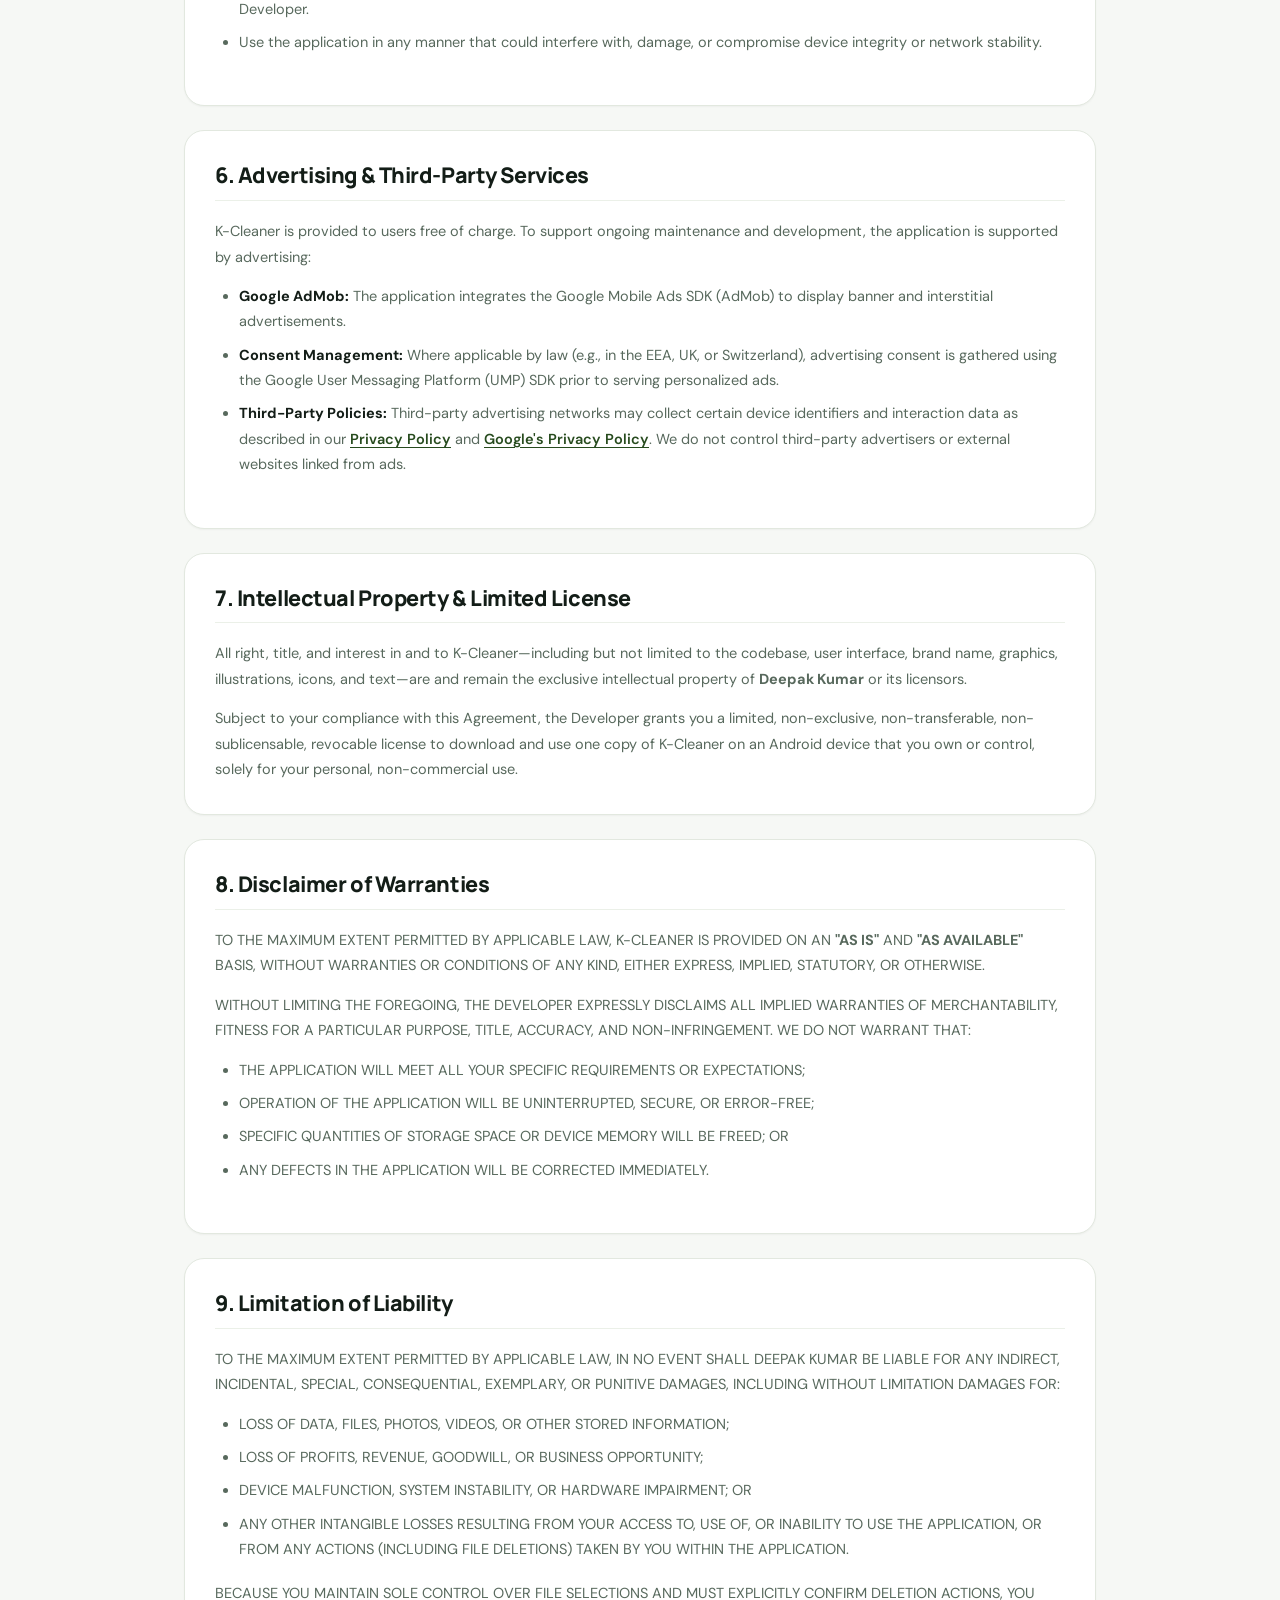
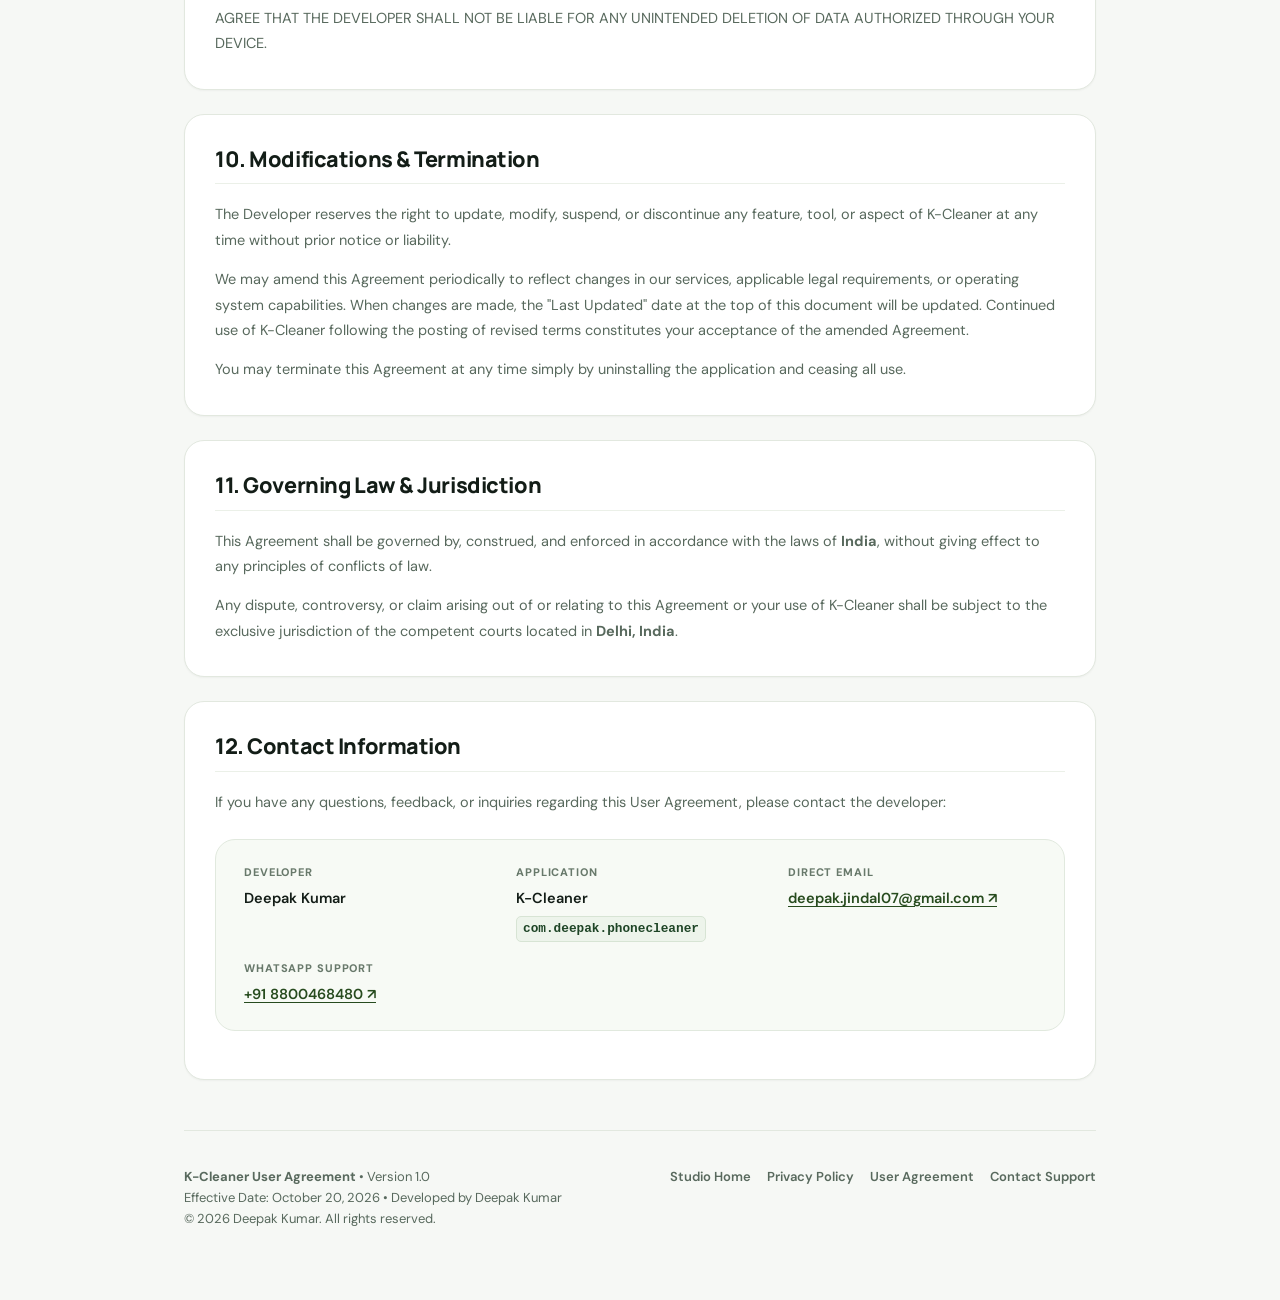
<file: agreement.html>
<!DOCTYPE html>
<html lang="en">
<head>
  <meta charset="UTF-8">
  <meta name="viewport" content="width=device-width, initial-scale=1.0">
  <meta name="theme-color" content="#f6f8f5">
  <meta name="description" content="User Agreement and Terms of Service for K-Cleaner, an Android device storage and maintenance utility developed by Deepak Kumar.">
  <meta name="author" content="Deepak Kumar">
  <title>User Agreement — K-Cleaner</title>
  <link rel="icon" type="image/svg+xml" href="favicon.svg">
  <link rel="preconnect" href="https://fonts.googleapis.com">
  <link rel="preconnect" href="https://fonts.gstatic.com" crossorigin>
  <link href="https://fonts.googleapis.com/css2?family=DM+Sans:ital,opsz,wght@0,9..40,400;0,9..40,500;0,9..40,600;0,9..40,700;1,9..40,400&family=Manrope:wght@500;600;700;800&display=swap" rel="stylesheet">
  <link rel="stylesheet" href="styles.css">
</head>
<body>
  <!-- Top Navigation Bar -->
  <nav class="site-nav" aria-label="Main Navigation">
    <div class="site-nav-container">
      <a href="index.html" class="brand-link" aria-label="KAD Labs Home">
        <div class="brand-icon" aria-hidden="true">K</div>
        <div class="brand-info">
          <span class="brand-name">K-Cleaner</span>
          <span class="brand-tagline">By KAD Labs · Storage Utility</span>
        </div>
      </a>
      <ul class="nav-links">
        <li><a href="index.html" class="nav-pill inactive">← Studio Home</a></li>
        <li><a href="privacy-policy.html" class="nav-pill inactive"">Privacy Policy</a></li>
        <li><a href="agreement.html" class="nav-pill active" aria-current="page"">User Agreement</a></li>
      </ul>
    </div>
    <a href="tester.html" class="nav-pill inactive">Join Beta</a>
      </nav>

  <div class="container">
    <header class="doc-header">
      <span class="brand-badge">Legal Terms</span>
      <h1>K-Cleaner User Agreement &amp; Terms of Service</h1>
      <div class="meta-grid">
        <div class="meta-item"><strong>Developer:</strong> Deepak Kumar</div>
        <div class="meta-item"><strong>Application ID:</strong> <code>com.deepak.phonecleaner</code></div>
        <div class="meta-item"><strong>Effective Date:</strong> October 20, 2026</div>
        <div class="meta-item"><strong>Last Updated:</strong> October 20, 2026</div>
        <div class="meta-item"><strong>Document Version:</strong> 1.0</div>
      </div>
    </header>

    <div class="callout">
      <strong>Important Summary:</strong> K-Cleaner is an on-device Android storage and device management utility. File scanning, duplicate identification, and storage calculations are performed locally on your device. K-Cleaner never deletes personal files automatically—all cleanup actions require your explicit review and confirmation. By downloading, installing, or using K-Cleaner, you agree to these terms.
    </div>

    <!-- Table of Contents -->
    <nav class="toc" aria-label="Table of Contents">
      <h2>Table of Contents</h2>
      <ol>
        <li><a href="#acceptance">1. Acceptance of Terms &amp; Eligibility</a></li>
        <li><a href="#services">2. Scope &amp; Nature of Services</a></li>
        <li><a href="#user-control">3. Local Processing &amp; User File Control</a></li>
        <li><a href="#permissions">4. Permissions &amp; Platform Boundaries</a></li>
        <li><a href="#acceptable-use">5. Acceptable Use &amp; Prohibitions</a></li>
        <li><a href="#advertising">6. Advertising &amp; Third-Party Services</a></li>
        <li><a href="#intellectual-property">7. Intellectual Property &amp; License</a></li>
        <li><a href="#disclaimers">8. Disclaimer of Warranties</a></li>
        <li><a href="#liability">9. Limitation of Liability</a></li>
        <li><a href="#modifications">10. Modifications &amp; Termination</a></li>
        <li><a href="#governing-law">11. Governing Law &amp; Jurisdiction</a></li>
        <li><a href="#contact">12. Contact Information</a></li>
      </ol>
    </nav>

    <main>
      <!-- 1. Acceptance -->
      <section id="acceptance">
        <h2>1. Acceptance of Terms &amp; Eligibility</h2>
        <p>
          This User Agreement and Terms of Service ("Agreement") constitutes a legally binding agreement between you ("User" or "you") and <strong>Deepak Kumar</strong> ("Developer", "we", "us", or "our"), governing your download, installation, access, and use of the <strong>K-Cleaner</strong> mobile application for Android (package identifier <code>com.deepak.phonecleaner</code>).
        </p>
        <p>
          By tapping "Get Started", proceeding through onboarding, or otherwise accessing or using K-Cleaner, you confirm that you have read, understood, and agreed to be bound by this Agreement and our accompanying <a href="privacy-policy.html">Privacy Policy</a>. If you do not agree to these terms, do not install, access, or use the application.
        </p>
        <p>
          You represent and warrant that you possess the legal capacity to enter into this Agreement under the laws applicable in your jurisdiction.
        </p>
      </section>

      <!-- 2. Scope & Nature of Services -->
      <section id="services">
        <h2>2. Scope &amp; Nature of Services</h2>
        <p>
          K-Cleaner is designed to help Android users understand, organize, and manage device storage. The application provides the following core utilities:
        </p>
        <ul>
          <li><strong>Storage Overview &amp; Categorization:</strong> Analyzes shared storage to display disk utilization across images, videos, audio, documents, archives, and APK packages.</li>
          <li><strong>Duplicate Media Finder:</strong> Identifies potential duplicate photos, videos, and files using cryptographic content hashing (SHA-256) and file metadata to help you identify redundant copies.</li>
          <li><strong>Junk File Scanning:</strong> Scans accessible shared directories for temporary files, empty folders, orphaned APK installer packages, and app log files.</li>
          <li><strong>Apps Manager:</strong> Displays installed applications, their installation date, and storage footprint, allowing you to launch Android's native system uninstallation flow.</li>
          <li><strong>Device &amp; Battery Insights:</strong> Displays battery temperature, charging health, and RAM utilization heuristics using standard platform system APIs.</li>
          <li><strong>Quick Boost:</strong> Requests that Android terminate eligible background processes using Android's standard <code>killBackgroundProcesses()</code> API and clears only K-Cleaner's own internal temporary cache files.</li>
        </ul>
      </section>

      <!-- 3. Local Processing & User Control -->
      <section id="user-control">
        <h2>3. Local Processing &amp; User Responsibility for File Deletion</h2>
        <p>
          K-Cleaner is engineered with a strict <strong>local-first</strong> approach:
        </p>
        <ul>
          <li>
            <strong>Local Analysis:</strong> All file scanning, duplicate hashing, and storage calculations take place directly on your Android device. K-Cleaner's application code does not transmit your personal files, photos, videos, or documents to external servers.
          </li>
          <li>
            <strong>No Automated User-File Deletion:</strong> K-Cleaner does not delete personal files, photos, videos, or downloads automatically without user intervention. All deletion actions require your explicit selection and confirmation.
          </li>
          <li>
            <strong>User Responsibility:</strong> You retain sole responsibility for reviewing file selections prior to confirming permanent deletion. You acknowledge that deleting files, duplicates, or installers is permanent and may not be reversible. We strongly recommend maintaining regular external backups of irreplaceable photos, videos, and critical documents.
          </li>
          <li>
            <strong>App Cache Clearing:</strong> When using the Quick Boost feature, the app cleans only K-Cleaner's own temporary cache files. K-Cleaner does not delete the private caches of other installed applications.
          </li>
        </ul>
      </section>

      <!-- 4. Permissions & Platform Boundaries -->
      <section id="permissions">
        <h2>4. Permissions &amp; Android Platform Constraints</h2>
        <p>
          To perform storage maintenance and cleanup, K-Cleaner requests certain Android runtime permissions. Your use of the application is subject to the following platform constraints:
        </p>
        <ul>
          <li>
            <strong>Optional Grants:</strong> You may grant or decline optional permissions (such as <code>MANAGE_EXTERNAL_STORAGE</code> on Android 11+, granular MediaStore permissions on Android 13+, Usage Access, or Notification permissions). If you decline a permission, features requiring that permission will be disabled or operate with reduced file visibility, while unaffected features remain functional.
          </li>
          <li>
            <strong>Android Security Sandboxing:</strong> In accordance with Android platform security standards, K-Cleaner cannot and does not access, inspect, or clear the private internal sandboxes of other installed applications (such as <code>/data/data/</code> or protected subdirectories under <code>/sdcard/Android/data/</code>).
          </li>
          <li>
            <strong>Process Termination Limitations:</strong> When Process Explorer or Quick Boost requests process termination, it uses Android's standard <code>ActivityManager.killBackgroundProcesses()</code> API. The Android operating system retains ultimate control over process lifecycle and may restart background services as needed. K-Cleaner does not bypass Android platform protections or force-stop critical system processes.
          </li>
        </ul>
      </section>

      <!-- 5. Acceptable Use -->
      <section id="acceptable-use">
        <h2>5. Acceptable Use &amp; Prohibitions</h2>
        <p>
          You agree to use K-Cleaner solely for lawful personal device maintenance. You agree not to:
        </p>
        <ul>
          <li>Decompile, reverse engineer, disassemble, or attempt to derive the source code of the application, except to the extent permitted by mandatory applicable law.</li>
          <li>Modify, adapt, translate, or create derivative works based upon the application or its design assets.</li>
          <li>Circumvent, disable, or tamper with any security-related features, consent management flows, or advertising implementations within the app.</li>
          <li>Distribute, lease, rent, sublicense, or commercially exploit the application without the express written permission of the Developer.</li>
          <li>Use the application in any manner that could interfere with, damage, or compromise device integrity or network stability.</li>
        </ul>
      </section>

      <!-- 6. Advertising & Third-Party Services -->
      <section id="advertising">
        <h2>6. Advertising &amp; Third-Party Services</h2>
        <p>
          K-Cleaner is provided to users free of charge. To support ongoing maintenance and development, the application is supported by advertising:
        </p>
        <ul>
          <li><strong>Google AdMob:</strong> The application integrates the Google Mobile Ads SDK (AdMob) to display banner and interstitial advertisements.</li>
          <li><strong>Consent Management:</strong> Where applicable by law (e.g., in the EEA, UK, or Switzerland), advertising consent is gathered using the Google User Messaging Platform (UMP) SDK prior to serving personalized ads.</li>
          <li><strong>Third-Party Policies:</strong> Third-party advertising networks may collect certain device identifiers and interaction data as described in our <a href="privacy-policy.html#advertising">Privacy Policy</a> and <a href="https://policies.google.com/privacy" target="_blank" rel="noopener noreferrer">Google's Privacy Policy</a>. We do not control third-party advertisers or external websites linked from ads.</li>
        </ul>
      </section>

      <!-- 7. Intellectual Property -->
      <section id="intellectual-property">
        <h2>7. Intellectual Property &amp; Limited License</h2>
        <p>
          All right, title, and interest in and to K-Cleaner—including but not limited to the codebase, user interface, brand name, graphics, illustrations, icons, and text—are and remain the exclusive intellectual property of <strong>Deepak Kumar</strong> or its licensors.
        </p>
        <p>
          Subject to your compliance with this Agreement, the Developer grants you a limited, non-exclusive, non-transferable, non-sublicensable, revocable license to download and use one copy of K-Cleaner on an Android device that you own or control, solely for your personal, non-commercial use.
        </p>
      </section>

      <!-- 8. Disclaimers -->
      <section id="disclaimers">
        <h2>8. Disclaimer of Warranties</h2>
        <p>
          TO THE MAXIMUM EXTENT PERMITTED BY APPLICABLE LAW, K-CLEANER IS PROVIDED ON AN <strong>"AS IS"</strong> AND <strong>"AS AVAILABLE"</strong> BASIS, WITHOUT WARRANTIES OR CONDITIONS OF ANY KIND, EITHER EXPRESS, IMPLIED, STATUTORY, OR OTHERWISE.
        </p>
        <p>
          WITHOUT LIMITING THE FOREGOING, THE DEVELOPER EXPRESSLY DISCLAIMS ALL IMPLIED WARRANTIES OF MERCHANTABILITY, FITNESS FOR A PARTICULAR PURPOSE, TITLE, ACCURACY, AND NON-INFRINGEMENT. WE DO NOT WARRANT THAT:
        </p>
        <ul>
          <li>THE APPLICATION WILL MEET ALL YOUR SPECIFIC REQUIREMENTS OR EXPECTATIONS;</li>
          <li>OPERATION OF THE APPLICATION WILL BE UNINTERRUPTED, SECURE, OR ERROR-FREE;</li>
          <li>SPECIFIC QUANTITIES OF STORAGE SPACE OR DEVICE MEMORY WILL BE FREED; OR</li>
          <li>ANY DEFECTS IN THE APPLICATION WILL BE CORRECTED IMMEDIATELY.</li>
        </ul>
      </section>

      <!-- 9. Liability -->
      <section id="liability">
        <h2>9. Limitation of Liability</h2>
        <p>
          TO THE MAXIMUM EXTENT PERMITTED BY APPLICABLE LAW, IN NO EVENT SHALL DEEPAK KUMAR BE LIABLE FOR ANY INDIRECT, INCIDENTAL, SPECIAL, CONSEQUENTIAL, EXEMPLARY, OR PUNITIVE DAMAGES, INCLUDING WITHOUT LIMITATION DAMAGES FOR:
        </p>
        <ul>
          <li>LOSS OF DATA, FILES, PHOTOS, VIDEOS, OR OTHER STORED INFORMATION;</li>
          <li>LOSS OF PROFITS, REVENUE, GOODWILL, OR BUSINESS OPPORTUNITY;</li>
          <li>DEVICE MALFUNCTION, SYSTEM INSTABILITY, OR HARDWARE IMPAIRMENT; OR</li>
          <li>ANY OTHER INTANGIBLE LOSSES RESULTING FROM YOUR ACCESS TO, USE OF, OR INABILITY TO USE THE APPLICATION, OR FROM ANY ACTIONS (INCLUDING FILE DELETIONS) TAKEN BY YOU WITHIN THE APPLICATION.</li>
        </ul>
        <p>
          BECAUSE YOU MAINTAIN SOLE CONTROL OVER FILE SELECTIONS AND MUST EXPLICITLY CONFIRM DELETION ACTIONS, YOU AGREE THAT THE DEVELOPER SHALL NOT BE LIABLE FOR ANY UNINTENDED DELETION OF DATA AUTHORIZED THROUGH YOUR DEVICE.
        </p>
      </section>

      <!-- 10. Modifications -->
      <section id="modifications">
        <h2>10. Modifications &amp; Termination</h2>
        <p>
          The Developer reserves the right to update, modify, suspend, or discontinue any feature, tool, or aspect of K-Cleaner at any time without prior notice or liability.
        </p>
        <p>
          We may amend this Agreement periodically to reflect changes in our services, applicable legal requirements, or operating system capabilities. When changes are made, the "Last Updated" date at the top of this document will be updated. Continued use of K-Cleaner following the posting of revised terms constitutes your acceptance of the amended Agreement.
        </p>
        <p>
          You may terminate this Agreement at any time simply by uninstalling the application and ceasing all use.
        </p>
      </section>

      <!-- 11. Governing Law -->
      <section id="governing-law">
        <h2>11. Governing Law &amp; Jurisdiction</h2>
        <p>
          This Agreement shall be governed by, construed, and enforced in accordance with the laws of <strong>India</strong>, without giving effect to any principles of conflicts of law.
        </p>
        <p>
          Any dispute, controversy, or claim arising out of or relating to this Agreement or your use of K-Cleaner shall be subject to the exclusive jurisdiction of the competent courts located in <strong>Delhi, India</strong>.
        </p>
      </section>

      <!-- 12. Contact -->
      <section id="contact">
        <h2>12. Contact Information</h2>
        <p>
          If you have any questions, feedback, or inquiries regarding this User Agreement, please contact the developer:
        </p>
                <div class="doc-contact-card">
          <div class="doc-contact-grid">
            <div class="doc-contact-item">
              <span class="doc-contact-label">Developer</span>
              <strong class="doc-contact-val">Deepak Kumar</strong>
            </div>
            <div class="doc-contact-item">
              <span class="doc-contact-label">Application</span>
              <strong class="doc-contact-val">K-Cleaner <code>com.deepak.phonecleaner</code></strong>
            </div>
            <div class="doc-contact-item">
              <span class="doc-contact-label">Direct Email</span>
              <a href="mailto:deepak.jindal07@gmail.com" class="doc-contact-link">deepak.jindal07@gmail.com ↗</a>
            </div>
            <div class="doc-contact-item">
              <span class="doc-contact-label">WhatsApp Support</span>
              <a href="https://wa.me/918800468480" target="_blank" rel="noopener noreferrer" class="doc-contact-link">+91 8800468480 ↗</a>
            </div>
          </div>
        </div>
      </section>
    </main>

    <!-- Footer -->
    <footer class="doc-footer">
      <div class="footer-content">
        <div>
          <p><strong>K-Cleaner User Agreement</strong> • Version 1.0</p>
          <p>Effective Date: October 20, 2026 • Developed by Deepak Kumar</p>
          <p>&copy; 2026 Deepak Kumar. All rights reserved.</p>
        </div>
        <div>
          <ul class="footer-links">
            <li><a href="index.html">Studio Home</a></li>
            <li><a href="privacy-policy.html">Privacy Policy</a></li>
            <li><a href="agreement.html">User Agreement</a></li>
            <li><a href="mailto:deepak.jindal07@gmail.com">Contact Support</a></li>
          </ul>
        </div>
      </div>
    </footer>
  </div>
</body>
</html>
</file>
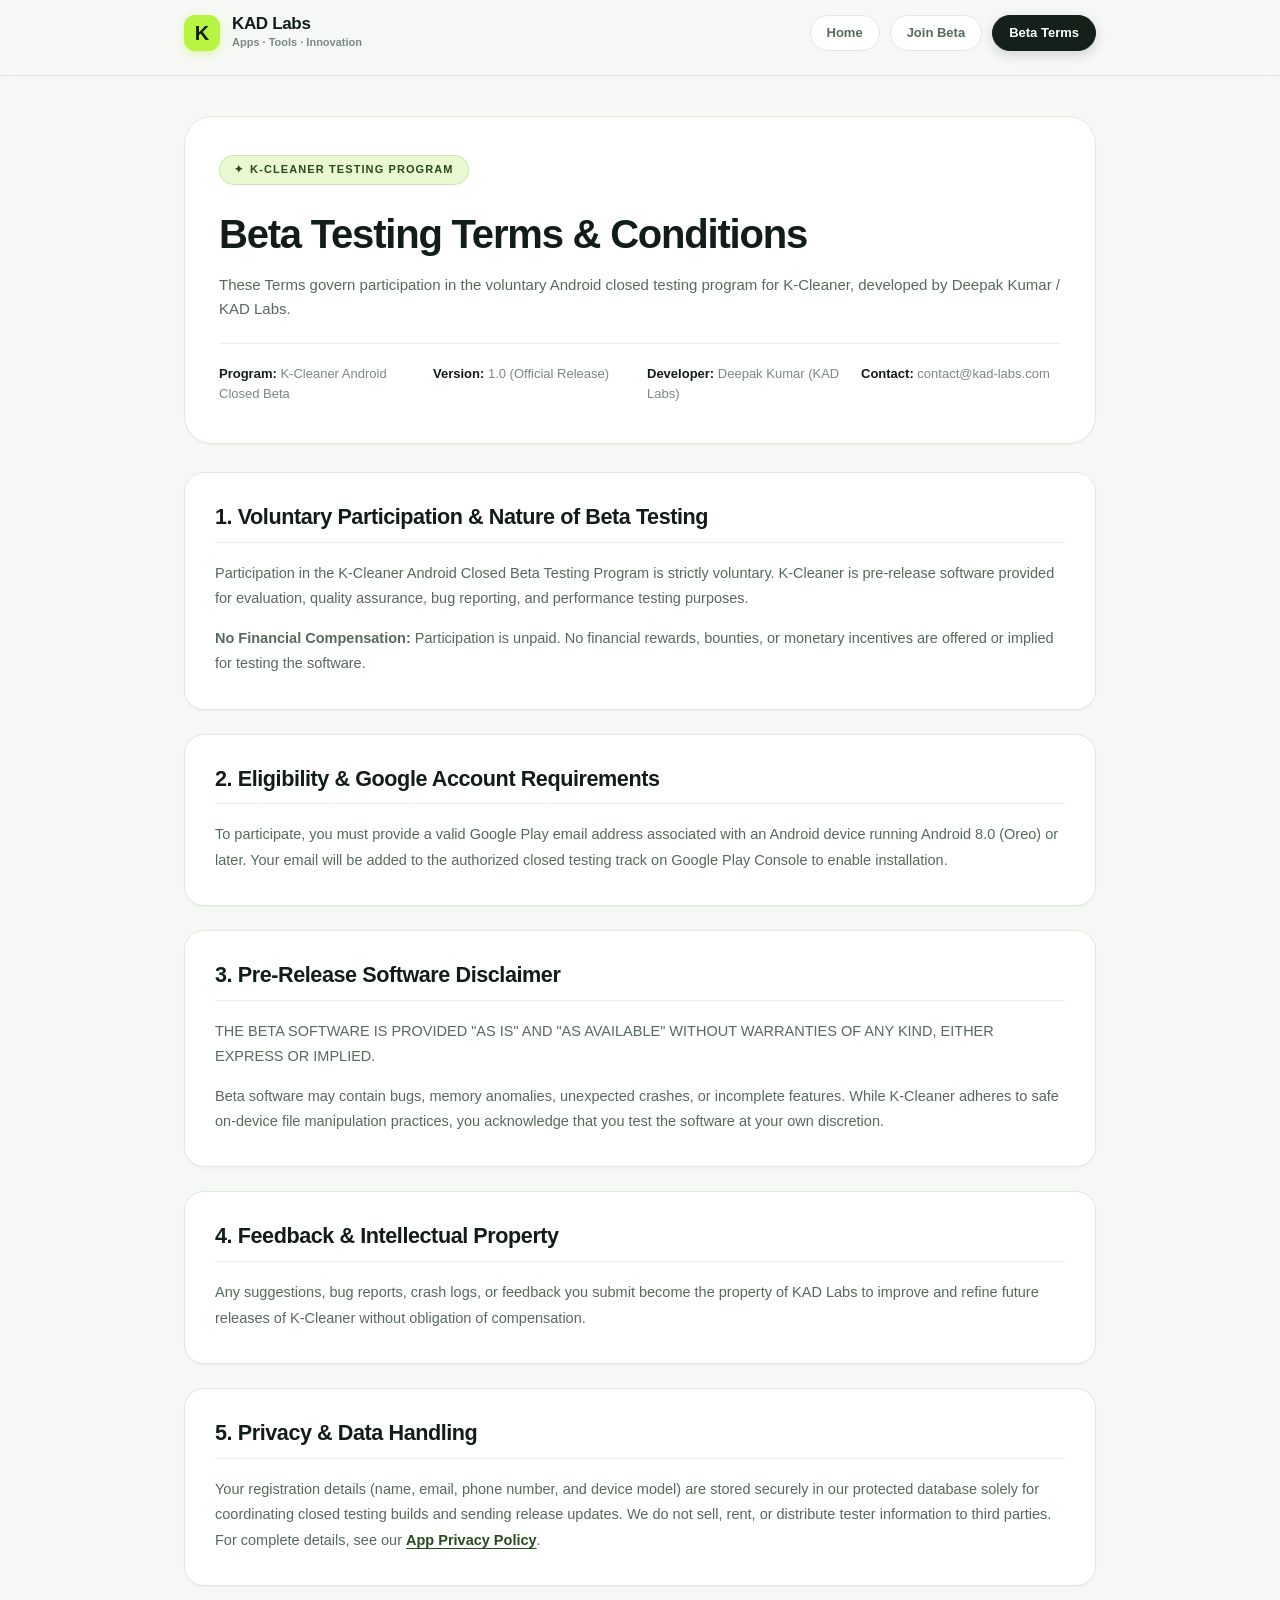
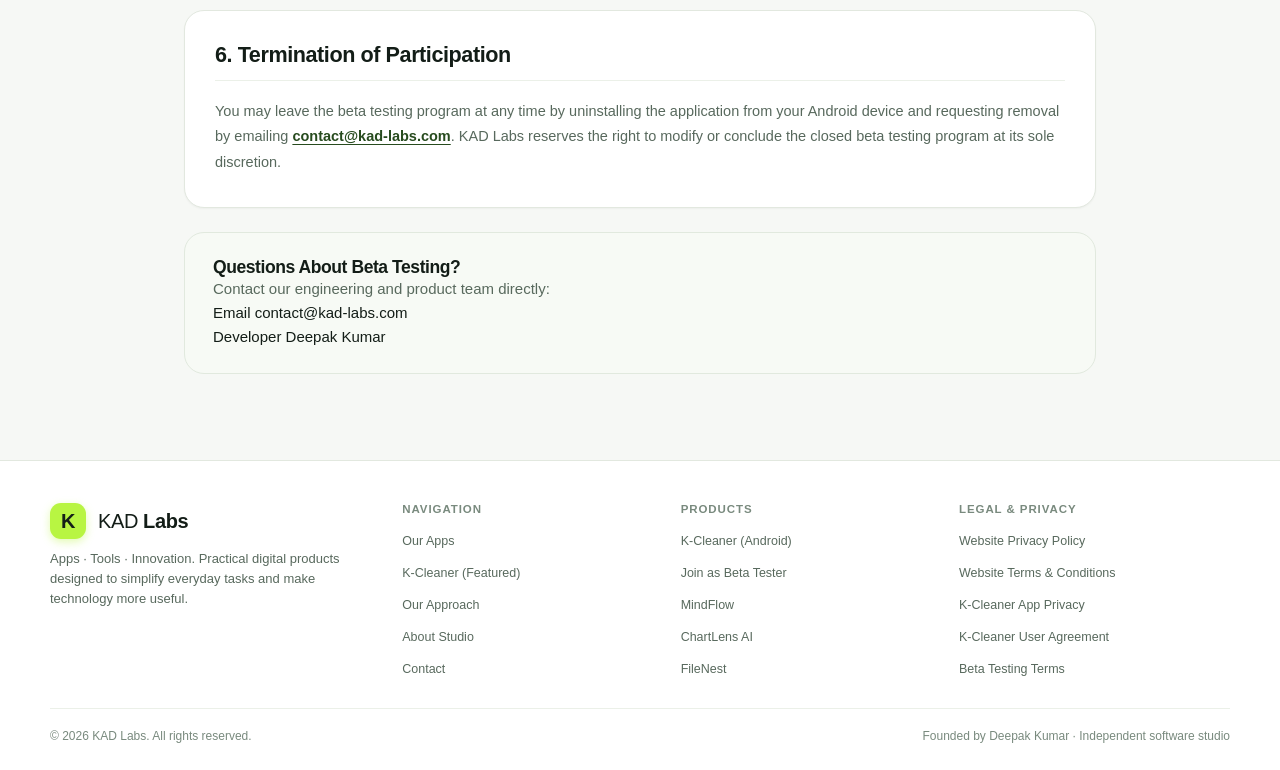
<file: beta-terms.html>
<!DOCTYPE html>
<html lang="en">
<head>
  <meta charset="UTF-8">
  <meta name="viewport" content="width=device-width, initial-scale=1.0">
  <title>Beta Testing Terms &amp; Conditions — K-Cleaner | KAD Labs</title>
  <meta name="description" content="Terms and Conditions governing participation in the K-Cleaner Android Closed Beta Testing Program.">
  <meta name="author" content="Deepak Kumar">
  <link rel="icon" type="image/svg+xml" href="favicon.svg">
  <link rel="preconnect" href="https://fonts.googleapis.com">
  <link rel="preconnect" href="https://fonts.gstatic.com" crossorigin>
  <link href="https://fonts.googleapis.com/css2?family=Inter:wght@400;500;600;700&family=Plus+Jakarta+Sans:wght@600;700;800&display=swap" rel="stylesheet">
  <link rel="stylesheet" href="styles.css">
</head>
<body class="legal-body">

  <!-- Site Navigation Header -->
  <header class="site-header">
    <div class="site-nav-container">
      <a href="index.html" class="brand-link" aria-label="KAD Labs Home">
        <div class="brand-icon">K</div>
        <div class="brand-info">
          <span class="brand-name">KAD Labs</span>
          <span class="brand-tagline">Apps &middot; Tools &middot; Innovation</span>
        </div>
      </a>

      <nav class="nav-links" aria-label="Quick Links">
        <a href="index.html" class="nav-pill inactive">Home</a>
        <a href="tester.html" class="nav-pill inactive">Join Beta</a>
        <a href="beta-terms.html" class="nav-pill active">Beta Terms</a>
      </nav>
    </div>
  </header>

  <!-- Legal Content -->
  <main class="container">
    <header class="doc-header">
      <div class="brand-badge">
        <span aria-hidden="true">✦</span> K-CLEANER TESTING PROGRAM
      </div>
      <h1>Beta Testing Terms &amp; Conditions</h1>
      <p class="doc-meta-lead">
        These Terms govern participation in the voluntary Android closed testing program for K-Cleaner, developed by Deepak Kumar / KAD Labs.
      </p>

      <div class="meta-grid">
        <div class="meta-item">
          <strong>Program:</strong> K-Cleaner Android Closed Beta
        </div>
        <div class="meta-item">
          <strong>Version:</strong> 1.0 (Official Release)
        </div>
        <div class="meta-item">
          <strong>Developer:</strong> Deepak Kumar (KAD Labs)
        </div>
        <div class="meta-item">
          <strong>Contact:</strong> contact@kad-labs.com
        </div>
      </div>
    </header>

    <div class="doc-card">
      <div class="doc-section">
        <h2>1. Voluntary Participation &amp; Nature of Beta Testing</h2>
        <p>
          Participation in the K-Cleaner Android Closed Beta Testing Program is strictly voluntary. K-Cleaner is pre-release software provided for evaluation, quality assurance, bug reporting, and performance testing purposes.
        </p>
        <p>
          <strong>No Financial Compensation:</strong> Participation is unpaid. No financial rewards, bounties, or monetary incentives are offered or implied for testing the software.
        </p>
      </div>

      <div class="doc-section">
        <h2>2. Eligibility &amp; Google Account Requirements</h2>
        <p>
          To participate, you must provide a valid Google Play email address associated with an Android device running Android 8.0 (Oreo) or later. Your email will be added to the authorized closed testing track on Google Play Console to enable installation.
        </p>
      </div>

      <div class="doc-section">
        <h2>3. Pre-Release Software Disclaimer</h2>
        <p>
          THE BETA SOFTWARE IS PROVIDED "AS IS" AND "AS AVAILABLE" WITHOUT WARRANTIES OF ANY KIND, EITHER EXPRESS OR IMPLIED.
        </p>
        <p>
          Beta software may contain bugs, memory anomalies, unexpected crashes, or incomplete features. While K-Cleaner adheres to safe on-device file manipulation practices, you acknowledge that you test the software at your own discretion.
        </p>
      </div>

      <div class="doc-section">
        <h2>4. Feedback &amp; Intellectual Property</h2>
        <p>
          Any suggestions, bug reports, crash logs, or feedback you submit become the property of KAD Labs to improve and refine future releases of K-Cleaner without obligation of compensation.
        </p>
      </div>

      <div class="doc-section">
        <h2>5. Privacy &amp; Data Handling</h2>
        <p>
          Your registration details (name, email, phone number, and device model) are stored securely in our protected database solely for coordinating closed testing builds and sending release updates. We do not sell, rent, or distribute tester information to third parties. For complete details, see our <a href="privacy-policy.html">App Privacy Policy</a>.
        </p>
      </div>

      <div class="doc-section">
        <h2>6. Termination of Participation</h2>
        <p>
          You may leave the beta testing program at any time by uninstalling the application from your Android device and requesting removal by emailing <a href="mailto:contact@kad-labs.com">contact@kad-labs.com</a>. KAD Labs reserves the right to modify or conclude the closed beta testing program at its sole discretion.
        </p>
      </div>

      <div class="doc-contact-card">
        <h3>Questions About Beta Testing?</h3>
        <p>Contact our engineering and product team directly:</p>
        <div class="contact-links-grid">
          <div class="contact-link-item">
            <span class="contact-label">Email</span>
            <a href="mailto:contact@kad-labs.com">contact@kad-labs.com</a>
          </div>
          <div class="contact-link-item">
            <span class="contact-label">Developer</span>
            <span>Deepak Kumar</span>
          </div>
        </div>
      </div>
    </div>
  </main>

  <!-- Site Footer -->
  <footer class="site-footer">
    <div class="wrap footer-top">
      <div class="footer-brand-col">
        <a href="index.html" class="brand" aria-label="KAD Labs homepage">
          <span class="brand-mark" aria-hidden="true">K</span>
          <span class="brand-text">KAD <b>Labs</b></span>
        </a>
        <p>
          Apps &middot; Tools &middot; Innovation. Practical digital products designed to simplify everyday tasks and make technology more useful.
        </p>
      </div>

      <div class="footer-col">
        <h4>Navigation</h4>
        <ul>
          <li><a href="index.html#apps">Our Apps</a></li>
          <li><a href="index.html#featured">K-Cleaner (Featured)</a></li>
          <li><a href="index.html#approach">Our Approach</a></li>
          <li><a href="index.html#about">About Studio</a></li>
          <li><a href="index.html#contact">Contact</a></li>
        </ul>
      </div>

      <div class="footer-col">
        <h4>Products</h4>
        <ul>
          <li><a href="index.html#featured">K-Cleaner (Android)</a></li>
          <li><a href="tester.html">Join as Beta Tester</a></li>
          <li><a href="index.html#apps">MindFlow</a></li>
          <li><a href="index.html#apps">ChartLens AI</a></li>
          <li><a href="index.html#apps">FileNest</a></li>
        </ul>
      </div>

      <div class="footer-col">
        <h4>Legal &amp; Privacy</h4>
        <ul>
          <li><a href="privacy.html">Website Privacy Policy</a></li>
          <li><a href="terms.html">Website Terms &amp; Conditions</a></li>
          <li><a href="privacy-policy.html">K-Cleaner App Privacy</a></li>
          <li><a href="agreement.html">K-Cleaner User Agreement</a></li>
          <li><a href="beta-terms.html">Beta Testing Terms</a></li>
        </ul>
      </div>
    </div>

    <div class="wrap footer-bottom">
      <div>
        &copy; <span id="year">2026</span> KAD Labs. All rights reserved.
      </div>
      <div>
        Founded by Deepak Kumar &middot; Independent software studio
      </div>
    </div>
  </footer>

  <script src="script.js"></script>
</body>
</html>
</file>
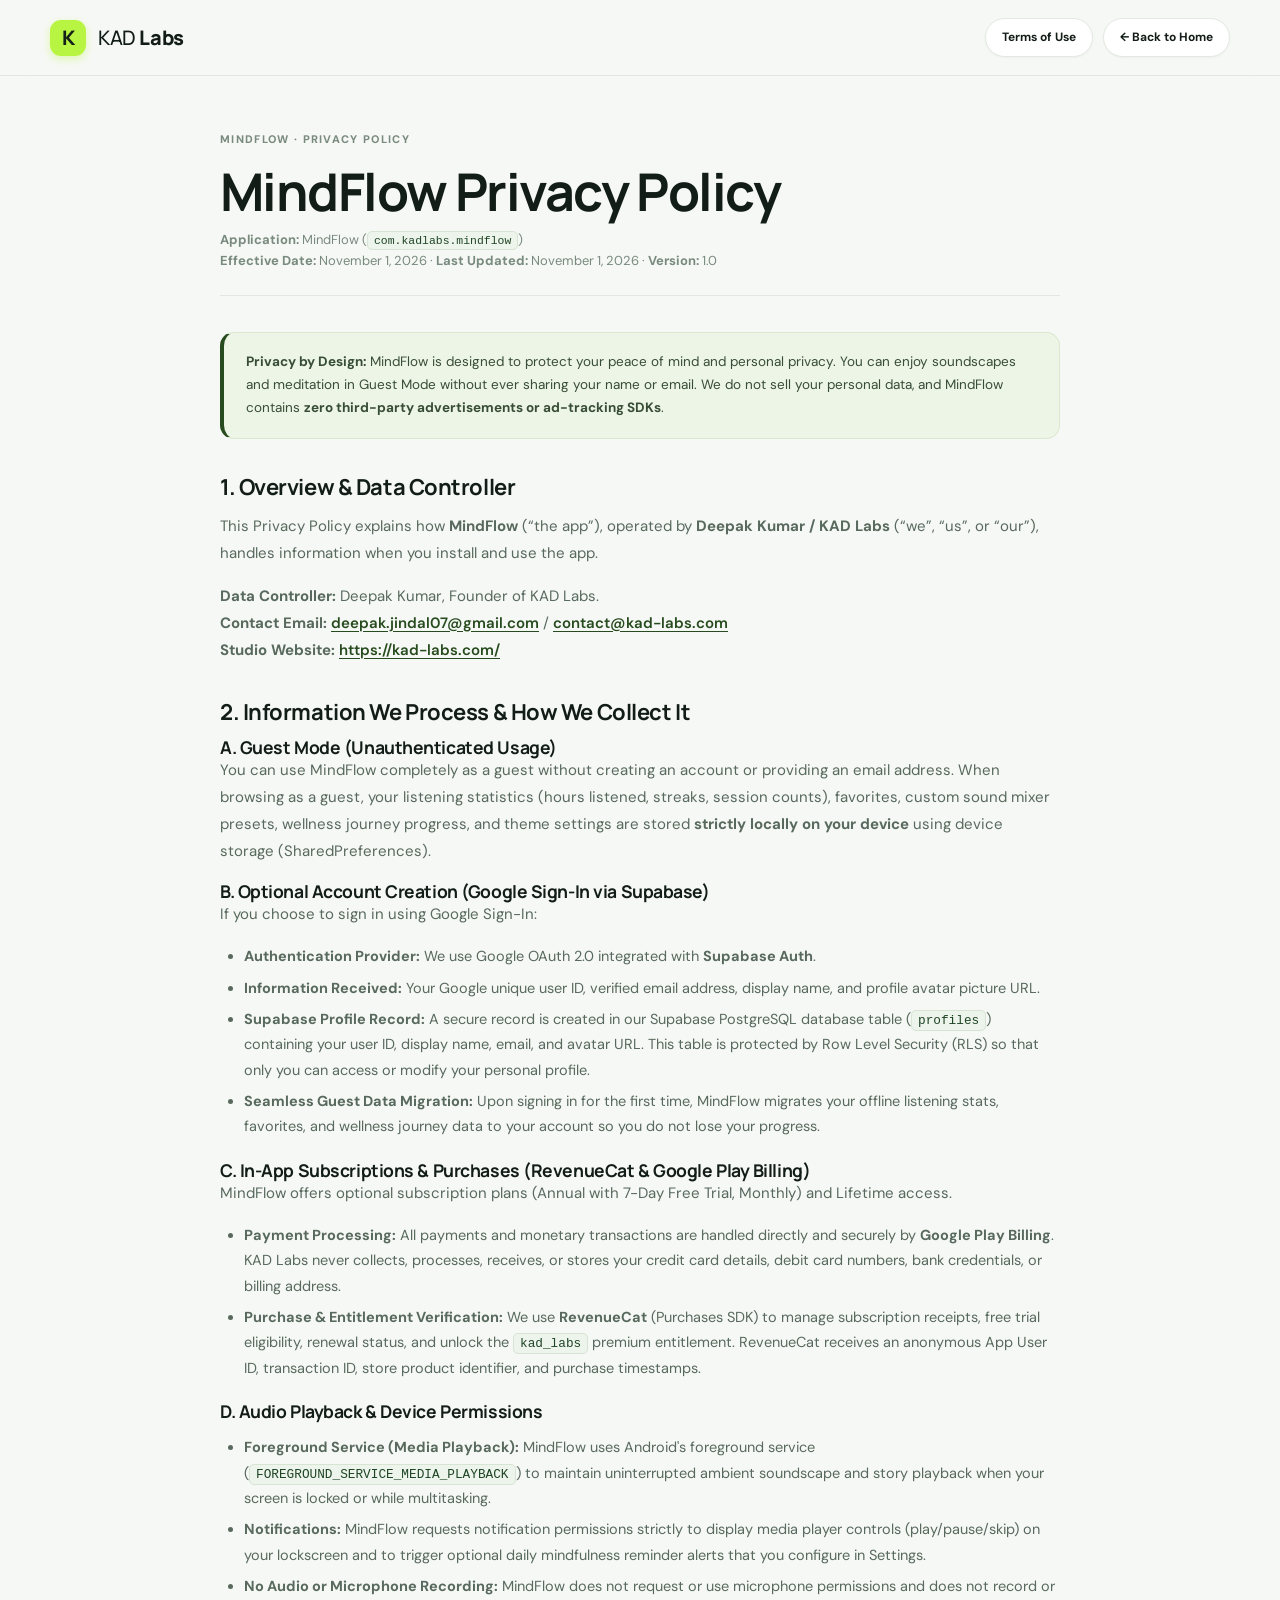
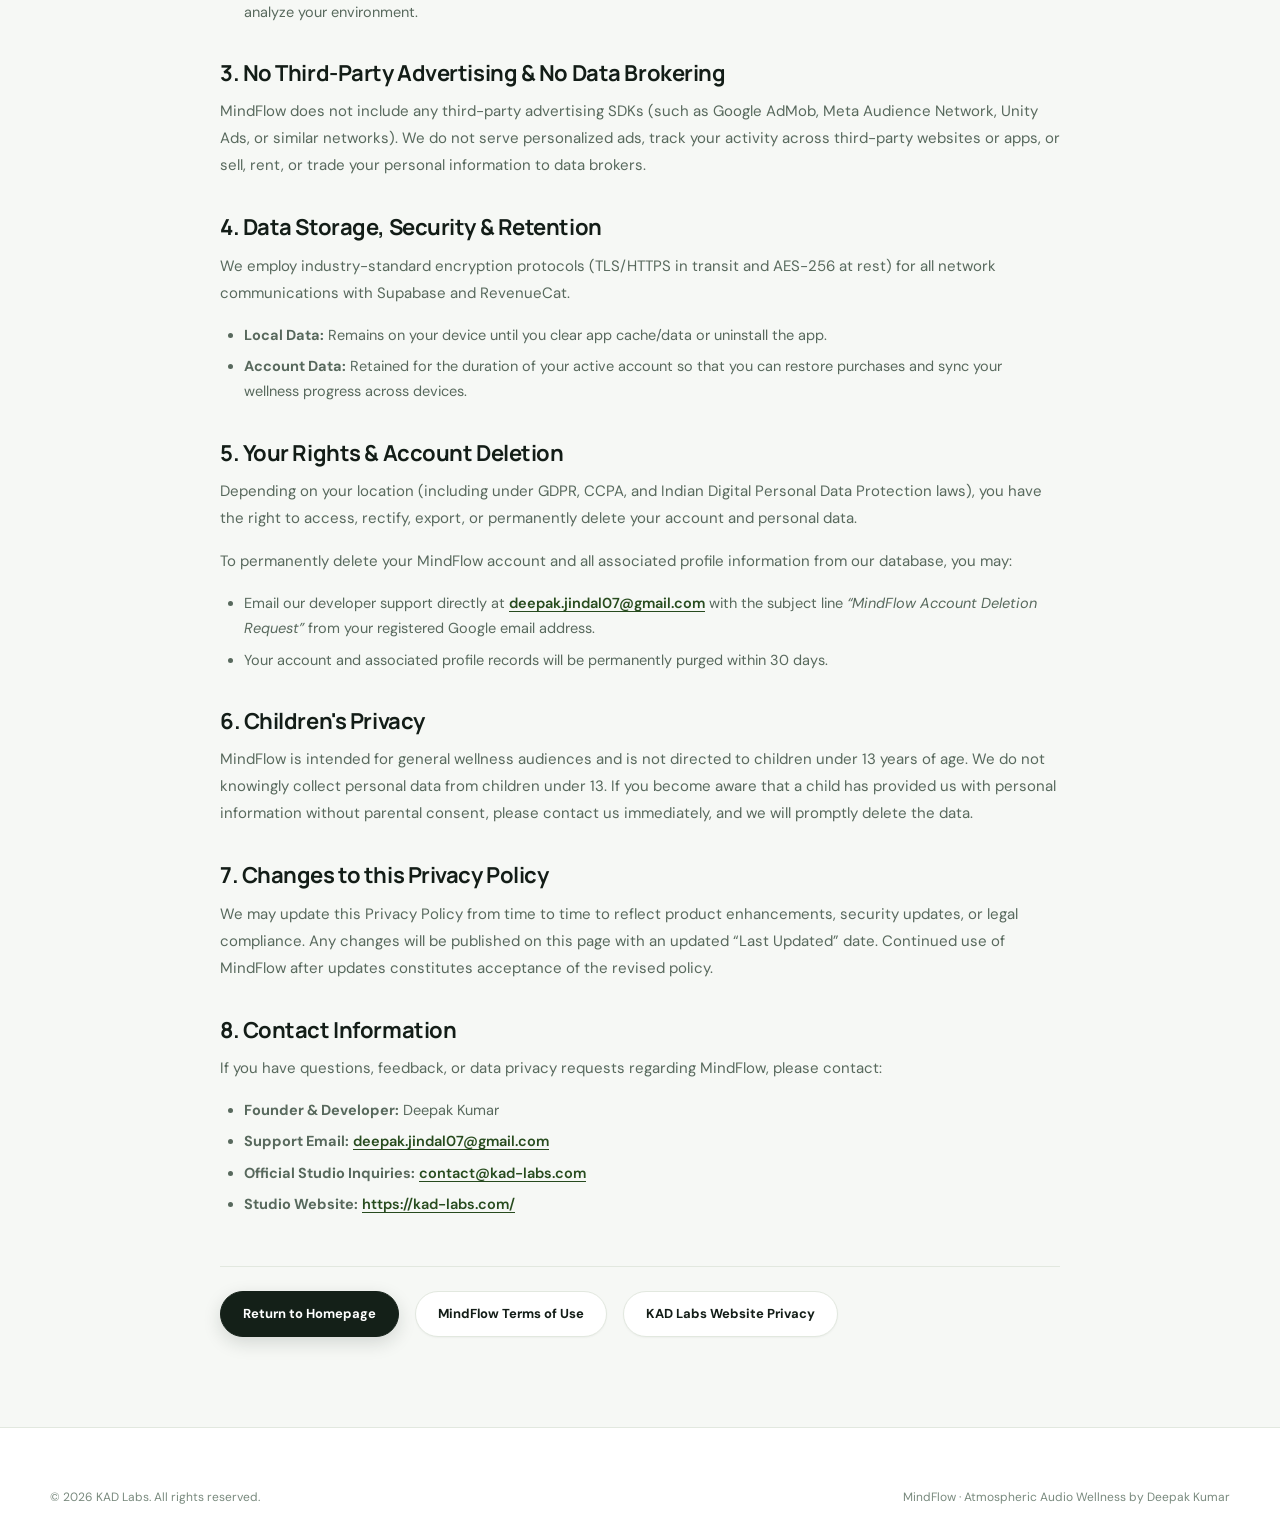
<file: mindflow-privacy.html>
<!DOCTYPE html>
<html lang="en">
<head>
  <meta charset="UTF-8">
  <meta name="viewport" content="width=device-width, initial-scale=1.0">
  <meta name="theme-color" content="#060A12">
  <meta name="description" content="Privacy Policy for MindFlow, a premium atmospheric audio wellness and meditation application developed by Deepak Kumar / KAD Labs.">
  <meta name="author" content="Deepak Kumar">
  <title>Privacy Policy — MindFlow</title>
  <link rel="icon" type="image/svg+xml" href="favicon.svg">
  <link rel="preconnect" href="https://fonts.googleapis.com">
  <link rel="preconnect" href="https://fonts.gstatic.com" crossorigin>
  <link href="https://fonts.googleapis.com/css2?family=DM+Sans:ital,opsz,wght@0,9..40,400;0,9..40,500;0,9..40,600;0,9..40,700;1,9..40,400&family=Manrope:wght@500;600;700;800&family=Playfair+Display:ital,wght@0,600;0,700;1,400&display=swap" rel="stylesheet">
  <link rel="stylesheet" href="styles.css">
</head>
<body>
  <a href="#legal-content" class="skip-link">Skip to main content</a>

  <header class="site-header">
    <div class="wrap header-container">
      <a href="index.html" class="brand" aria-label="KAD Labs homepage">
        <span class="brand-mark" aria-hidden="true">K</span>
        <span class="brand-text">KAD <b>Labs</b></span>
      </a>
      <div style="display: flex; gap: 10px; align-items: center;">
        <a href="mindflow-terms.html" class="btn btn-secondary btn-sm">Terms of Use</a>
        <a href="index.html" class="btn btn-secondary btn-sm">← Back to Home</a>
      </div>
    </div>
  </header>

  <main id="legal-content" class="legal-main wrap">
    <div class="legal-header">
      <div class="eyebrow">MINDFLOW &middot; PRIVACY POLICY</div>
      <h1>MindFlow Privacy Policy</h1>
      <p class="legal-updated">
        <strong>Application:</strong> MindFlow (<code>com.kadlabs.mindflow</code>)<br>
        <strong>Effective Date:</strong> November 1, 2026 &middot; <strong>Last Updated:</strong> November 1, 2026 &middot; <strong>Version:</strong> 1.0
      </p>
    </div>

    <div class="legal-callout">
      <strong>Privacy by Design:</strong> MindFlow is designed to protect your peace of mind and personal privacy. You can enjoy soundscapes and meditation in Guest Mode without ever sharing your name or email. We do not sell your personal data, and MindFlow contains <strong>zero third-party advertisements or ad-tracking SDKs</strong>.
    </div>

    <div class="legal-content">
      <h2>1. Overview &amp; Data Controller</h2>
      <p>
        This Privacy Policy explains how <strong>MindFlow</strong> (&ldquo;the app&rdquo;), operated by <strong>Deepak Kumar / KAD Labs</strong> (&ldquo;we&rdquo;, &ldquo;us&rdquo;, or &ldquo;our&rdquo;), handles information when you install and use the app.
      </p>
      <p>
        <strong>Data Controller:</strong> Deepak Kumar, Founder of KAD Labs.<br>
        <strong>Contact Email:</strong> <a href="mailto:deepak.jindal07@gmail.com">deepak.jindal07@gmail.com</a> / <a href="mailto:contact@kad-labs.com">contact@kad-labs.com</a><br>
        <strong>Studio Website:</strong> <a href="https://kad-labs.com/">https://kad-labs.com/</a>
      </p>

      <h2>2. Information We Process &amp; How We Collect It</h2>

      <h3>A. Guest Mode (Unauthenticated Usage)</h3>
      <p>
        You can use MindFlow completely as a guest without creating an account or providing an email address. When browsing as a guest, your listening statistics (hours listened, streaks, session counts), favorites, custom sound mixer presets, wellness journey progress, and theme settings are stored <strong>strictly locally on your device</strong> using device storage (SharedPreferences).
      </p>

      <h3>B. Optional Account Creation (Google Sign-In via Supabase)</h3>
      <p>
        If you choose to sign in using Google Sign-In:
      </p>
      <ul>
        <li><strong>Authentication Provider:</strong> We use Google OAuth 2.0 integrated with <strong>Supabase Auth</strong>.</li>
        <li><strong>Information Received:</strong> Your Google unique user ID, verified email address, display name, and profile avatar picture URL.</li>
        <li><strong>Supabase Profile Record:</strong> A secure record is created in our Supabase PostgreSQL database table (<code>profiles</code>) containing your user ID, display name, email, and avatar URL. This table is protected by Row Level Security (RLS) so that only you can access or modify your personal profile.</li>
        <li><strong>Seamless Guest Data Migration:</strong> Upon signing in for the first time, MindFlow migrates your offline listening stats, favorites, and wellness journey data to your account so you do not lose your progress.</li>
      </ul>

      <h3>C. In-App Subscriptions &amp; Purchases (RevenueCat &amp; Google Play Billing)</h3>
      <p>
        MindFlow offers optional subscription plans (Annual with 7-Day Free Trial, Monthly) and Lifetime access.
      </p>
      <ul>
        <li><strong>Payment Processing:</strong> All payments and monetary transactions are handled directly and securely by <strong>Google Play Billing</strong>. KAD Labs never collects, processes, receives, or stores your credit card details, debit card numbers, bank credentials, or billing address.</li>
        <li><strong>Purchase &amp; Entitlement Verification:</strong> We use <strong>RevenueCat</strong> (Purchases SDK) to manage subscription receipts, free trial eligibility, renewal status, and unlock the <code>kad_labs</code> premium entitlement. RevenueCat receives an anonymous App User ID, transaction ID, store product identifier, and purchase timestamps.</li>
      </ul>

      <h3>D. Audio Playback &amp; Device Permissions</h3>
      <ul>
        <li><strong>Foreground Service (Media Playback):</strong> MindFlow uses Android's foreground service (<code>FOREGROUND_SERVICE_MEDIA_PLAYBACK</code>) to maintain uninterrupted ambient soundscape and story playback when your screen is locked or while multitasking.</li>
        <li><strong>Notifications:</strong> MindFlow requests notification permissions strictly to display media player controls (play/pause/skip) on your lockscreen and to trigger optional daily mindfulness reminder alerts that you configure in Settings.</li>
        <li><strong>No Audio or Microphone Recording:</strong> MindFlow does not request or use microphone permissions and does not record or analyze your environment.</li>
      </ul>

      <h2>3. No Third-Party Advertising &amp; No Data Brokering</h2>
      <p>
        MindFlow does not include any third-party advertising SDKs (such as Google AdMob, Meta Audience Network, Unity Ads, or similar networks). We do not serve personalized ads, track your activity across third-party websites or apps, or sell, rent, or trade your personal information to data brokers.
      </p>

      <h2>4. Data Storage, Security &amp; Retention</h2>
      <p>
        We employ industry-standard encryption protocols (TLS/HTTPS in transit and AES-256 at rest) for all network communications with Supabase and RevenueCat.
      </p>
      <ul>
        <li><strong>Local Data:</strong> Remains on your device until you clear app cache/data or uninstall the app.</li>
        <li><strong>Account Data:</strong> Retained for the duration of your active account so that you can restore purchases and sync your wellness progress across devices.</li>
      </ul>

      <h2>5. Your Rights &amp; Account Deletion</h2>
      <p>
        Depending on your location (including under GDPR, CCPA, and Indian Digital Personal Data Protection laws), you have the right to access, rectify, export, or permanently delete your account and personal data.
      </p>
      <p>
        To permanently delete your MindFlow account and all associated profile information from our database, you may:
      </p>
      <ul>
        <li>Email our developer support directly at <a href="mailto:deepak.jindal07@gmail.com">deepak.jindal07@gmail.com</a> with the subject line <em>&ldquo;MindFlow Account Deletion Request&rdquo;</em> from your registered Google email address.</li>
        <li>Your account and associated profile records will be permanently purged within 30 days.</li>
      </ul>

      <h2>6. Children's Privacy</h2>
      <p>
        MindFlow is intended for general wellness audiences and is not directed to children under 13 years of age. We do not knowingly collect personal data from children under 13. If you become aware that a child has provided us with personal information without parental consent, please contact us immediately, and we will promptly delete the data.
      </p>

      <h2>7. Changes to this Privacy Policy</h2>
      <p>
        We may update this Privacy Policy from time to time to reflect product enhancements, security updates, or legal compliance. Any changes will be published on this page with an updated &ldquo;Last Updated&rdquo; date. Continued use of MindFlow after updates constitutes acceptance of the revised policy.
      </p>

      <h2>8. Contact Information</h2>
      <p>
        If you have questions, feedback, or data privacy requests regarding MindFlow, please contact:
      </p>
      <ul>
        <li><strong>Founder &amp; Developer:</strong> Deepak Kumar</li>
        <li><strong>Support Email:</strong> <a href="mailto:deepak.jindal07@gmail.com">deepak.jindal07@gmail.com</a></li>
        <li><strong>Official Studio Inquiries:</strong> <a href="mailto:contact@kad-labs.com">contact@kad-labs.com</a></li>
        <li><strong>Studio Website:</strong> <a href="https://kad-labs.com/">https://kad-labs.com/</a></li>
      </ul>
    </div>

    <div class="legal-actions">
      <a href="index.html" class="btn btn-primary">Return to Homepage</a>
      <a href="mindflow-terms.html" class="btn btn-secondary">MindFlow Terms of Use</a>
      <a href="privacy.html" class="btn btn-secondary">KAD Labs Website Privacy</a>
    </div>
  </main>

  <footer class="site-footer">
    <div class="wrap footer-bottom">
      <div>&copy; <span id="year">2026</span> KAD Labs. All rights reserved.</div>
      <div>MindFlow &middot; Atmospheric Audio Wellness by Deepak Kumar</div>
    </div>
  </footer>

  <script src="script.js"></script>
</body>
</html>
</file>
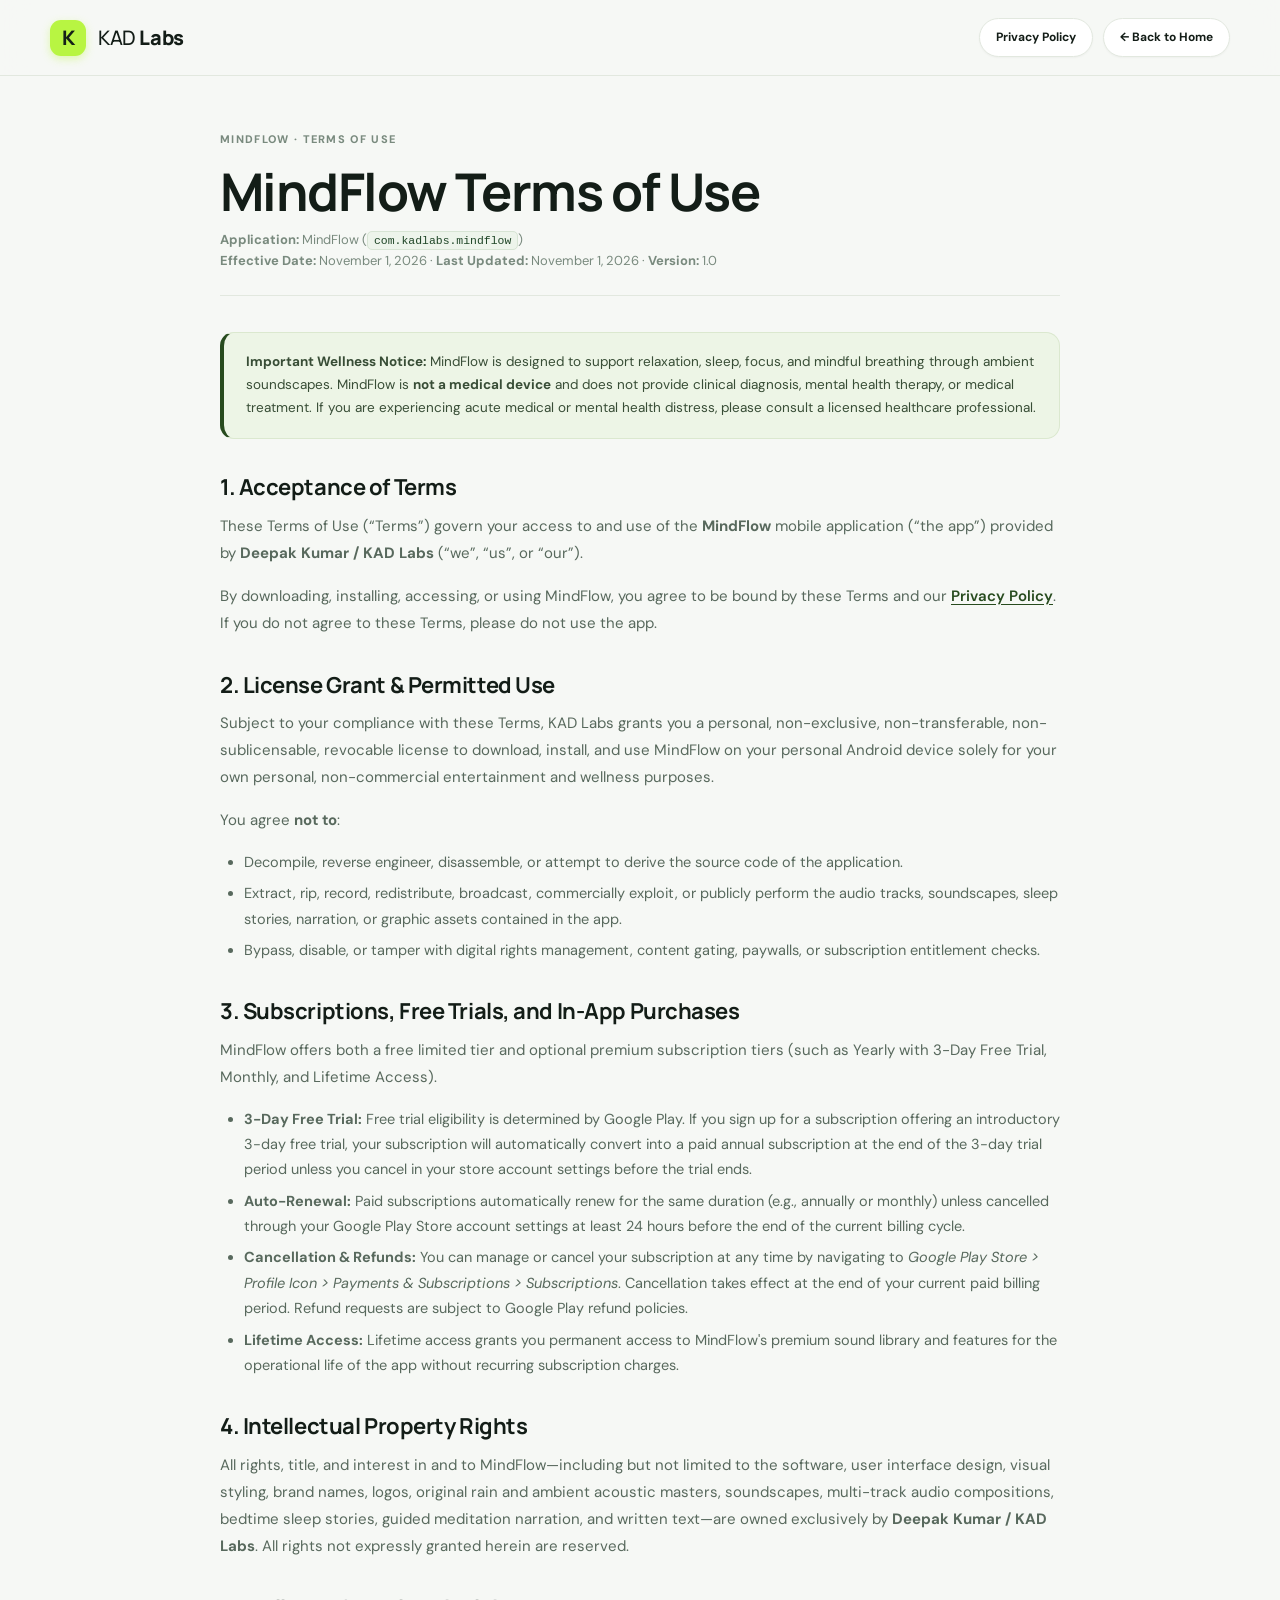
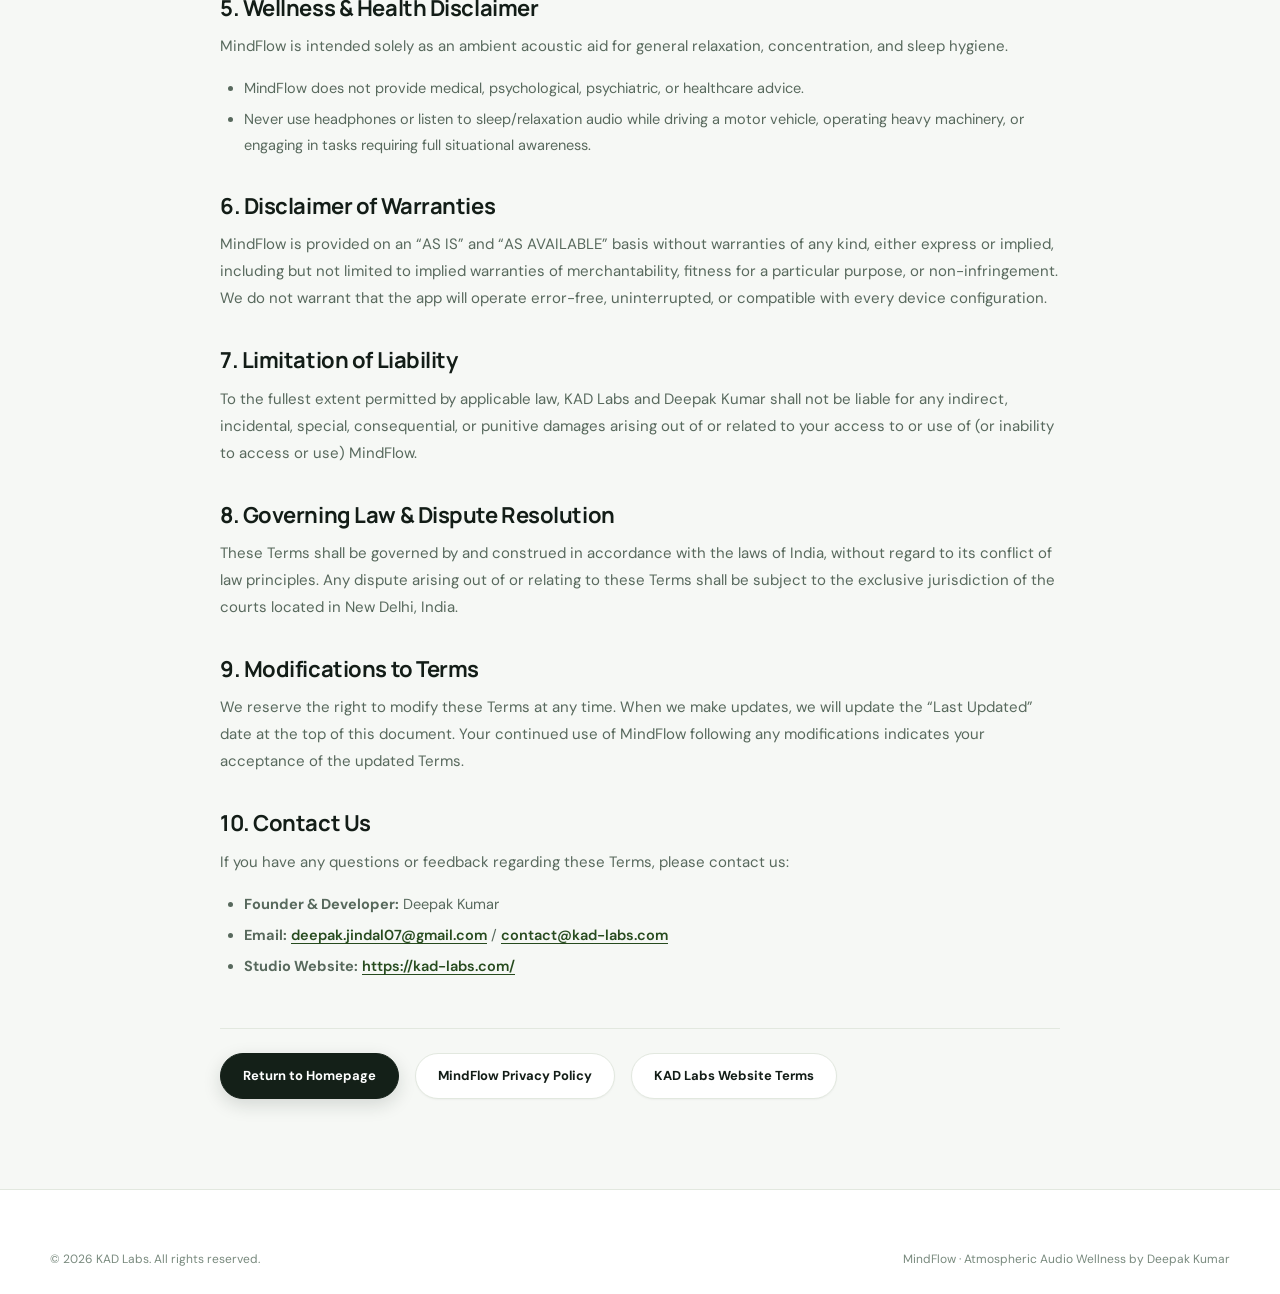
<file: mindflow-terms.html>
<!DOCTYPE html>
<html lang="en">
<head>
  <meta charset="UTF-8">
  <meta name="viewport" content="width=device-width, initial-scale=1.0">
  <meta name="theme-color" content="#060A12">
  <meta name="description" content="Terms of Use and End User License Agreement for MindFlow, developed by Deepak Kumar / KAD Labs.">
  <meta name="author" content="Deepak Kumar">
  <title>Terms of Use — MindFlow</title>
  <link rel="icon" type="image/svg+xml" href="favicon.svg">
  <link rel="preconnect" href="https://fonts.googleapis.com">
  <link rel="preconnect" href="https://fonts.gstatic.com" crossorigin>
  <link href="https://fonts.googleapis.com/css2?family=DM+Sans:ital,opsz,wght@0,9..40,400;0,9..40,500;0,9..40,600;0,9..40,700;1,9..40,400&family=Manrope:wght@500;600;700;800&family=Playfair+Display:ital,wght@0,600;0,700;1,400&display=swap" rel="stylesheet">
  <link rel="stylesheet" href="styles.css">
</head>
<body>
  <a href="#legal-content" class="skip-link">Skip to main content</a>

  <header class="site-header">
    <div class="wrap header-container">
      <a href="index.html" class="brand" aria-label="KAD Labs homepage">
        <span class="brand-mark" aria-hidden="true">K</span>
        <span class="brand-text">KAD <b>Labs</b></span>
      </a>
      <div style="display: flex; gap: 10px; align-items: center;">
        <a href="mindflow-privacy.html" class="btn btn-secondary btn-sm">Privacy Policy</a>
        <a href="index.html" class="btn btn-secondary btn-sm">← Back to Home</a>
      </div>
    </div>
  </header>

  <main id="legal-content" class="legal-main wrap">
    <div class="legal-header">
      <div class="eyebrow">MINDFLOW &middot; TERMS OF USE</div>
      <h1>MindFlow Terms of Use</h1>
      <p class="legal-updated">
        <strong>Application:</strong> MindFlow (<code>com.kadlabs.mindflow</code>)<br>
        <strong>Effective Date:</strong> November 1, 2026 &middot; <strong>Last Updated:</strong> November 1, 2026 &middot; <strong>Version:</strong> 1.0
      </p>
    </div>

    <div class="legal-callout">
      <strong>Important Wellness Notice:</strong> MindFlow is designed to support relaxation, sleep, focus, and mindful breathing through ambient soundscapes. MindFlow is <strong>not a medical device</strong> and does not provide clinical diagnosis, mental health therapy, or medical treatment. If you are experiencing acute medical or mental health distress, please consult a licensed healthcare professional.
    </div>

    <div class="legal-content">
      <h2>1. Acceptance of Terms</h2>
      <p>
        These Terms of Use (&ldquo;Terms&rdquo;) govern your access to and use of the <strong>MindFlow</strong> mobile application (&ldquo;the app&rdquo;) provided by <strong>Deepak Kumar / KAD Labs</strong> (&ldquo;we&rdquo;, &ldquo;us&rdquo;, or &ldquo;our&rdquo;).
      </p>
      <p>
        By downloading, installing, accessing, or using MindFlow, you agree to be bound by these Terms and our <a href="mindflow-privacy.html">Privacy Policy</a>. If you do not agree to these Terms, please do not use the app.
      </p>

      <h2>2. License Grant &amp; Permitted Use</h2>
      <p>
        Subject to your compliance with these Terms, KAD Labs grants you a personal, non-exclusive, non-transferable, non-sublicensable, revocable license to download, install, and use MindFlow on your personal Android device solely for your own personal, non-commercial entertainment and wellness purposes.
      </p>
      <p>
        You agree <strong>not to</strong>:
      </p>
      <ul>
        <li>Decompile, reverse engineer, disassemble, or attempt to derive the source code of the application.</li>
        <li>Extract, rip, record, redistribute, broadcast, commercially exploit, or publicly perform the audio tracks, soundscapes, sleep stories, narration, or graphic assets contained in the app.</li>
        <li>Bypass, disable, or tamper with digital rights management, content gating, paywalls, or subscription entitlement checks.</li>
      </ul>

      <h2>3. Subscriptions, Free Trials, and In-App Purchases</h2>
      <p>
        MindFlow offers both a free limited tier and optional premium subscription tiers (such as Yearly with 3-Day Free Trial, Monthly, and Lifetime Access).
      </p>
      <ul>
        <li><strong>3-Day Free Trial:</strong> Free trial eligibility is determined by Google Play. If you sign up for a subscription offering an introductory 3-day free trial, your subscription will automatically convert into a paid annual subscription at the end of the 3-day trial period unless you cancel in your store account settings before the trial ends.</li>
        <li><strong>Auto-Renewal:</strong> Paid subscriptions automatically renew for the same duration (e.g., annually or monthly) unless cancelled through your Google Play Store account settings at least 24 hours before the end of the current billing cycle.</li>
        <li><strong>Cancellation &amp; Refunds:</strong> You can manage or cancel your subscription at any time by navigating to <em>Google Play Store &gt; Profile Icon &gt; Payments &amp; Subscriptions &gt; Subscriptions</em>. Cancellation takes effect at the end of your current paid billing period. Refund requests are subject to Google Play refund policies.</li>
        <li><strong>Lifetime Access:</strong> Lifetime access grants you permanent access to MindFlow's premium sound library and features for the operational life of the app without recurring subscription charges.</li>
      </ul>

      <h2>4. Intellectual Property Rights</h2>
      <p>
        All rights, title, and interest in and to MindFlow—including but not limited to the software, user interface design, visual styling, brand names, logos, original rain and ambient acoustic masters, soundscapes, multi-track audio compositions, bedtime sleep stories, guided meditation narration, and written text—are owned exclusively by <strong>Deepak Kumar / KAD Labs</strong>. All rights not expressly granted herein are reserved.
      </p>

      <h2>5. Wellness &amp; Health Disclaimer</h2>
      <p>
        MindFlow is intended solely as an ambient acoustic aid for general relaxation, concentration, and sleep hygiene.
      </p>
      <ul>
        <li>MindFlow does not provide medical, psychological, psychiatric, or healthcare advice.</li>
        <li>Never use headphones or listen to sleep/relaxation audio while driving a motor vehicle, operating heavy machinery, or engaging in tasks requiring full situational awareness.</li>
      </ul>

      <h2>6. Disclaimer of Warranties</h2>
      <p>
        MindFlow is provided on an &ldquo;AS IS&rdquo; and &ldquo;AS AVAILABLE&rdquo; basis without warranties of any kind, either express or implied, including but not limited to implied warranties of merchantability, fitness for a particular purpose, or non-infringement. We do not warrant that the app will operate error-free, uninterrupted, or compatible with every device configuration.
      </p>

      <h2>7. Limitation of Liability</h2>
      <p>
        To the fullest extent permitted by applicable law, KAD Labs and Deepak Kumar shall not be liable for any indirect, incidental, special, consequential, or punitive damages arising out of or related to your access to or use of (or inability to access or use) MindFlow.
      </p>

      <h2>8. Governing Law &amp; Dispute Resolution</h2>
      <p>
        These Terms shall be governed by and construed in accordance with the laws of India, without regard to its conflict of law principles. Any dispute arising out of or relating to these Terms shall be subject to the exclusive jurisdiction of the courts located in New Delhi, India.
      </p>

      <h2>9. Modifications to Terms</h2>
      <p>
        We reserve the right to modify these Terms at any time. When we make updates, we will update the &ldquo;Last Updated&rdquo; date at the top of this document. Your continued use of MindFlow following any modifications indicates your acceptance of the updated Terms.
      </p>

      <h2>10. Contact Us</h2>
      <p>
        If you have any questions or feedback regarding these Terms, please contact us:
      </p>
      <ul>
        <li><strong>Founder &amp; Developer:</strong> Deepak Kumar</li>
        <li><strong>Email:</strong> <a href="mailto:deepak.jindal07@gmail.com">deepak.jindal07@gmail.com</a> / <a href="mailto:contact@kad-labs.com">contact@kad-labs.com</a></li>
        <li><strong>Studio Website:</strong> <a href="https://kad-labs.com/">https://kad-labs.com/</a></li>
      </ul>
    </div>

    <div class="legal-actions">
      <a href="index.html" class="btn btn-primary">Return to Homepage</a>
      <a href="mindflow-privacy.html" class="btn btn-secondary">MindFlow Privacy Policy</a>
      <a href="terms.html" class="btn btn-secondary">KAD Labs Website Terms</a>
    </div>
  </main>

  <footer class="site-footer">
    <div class="wrap footer-bottom">
      <div>&copy; <span id="year">2026</span> KAD Labs. All rights reserved.</div>
      <div>MindFlow &middot; Atmospheric Audio Wellness by Deepak Kumar</div>
    </div>
  </footer>

  <script src="script.js"></script>
</body>
</html>
</file>
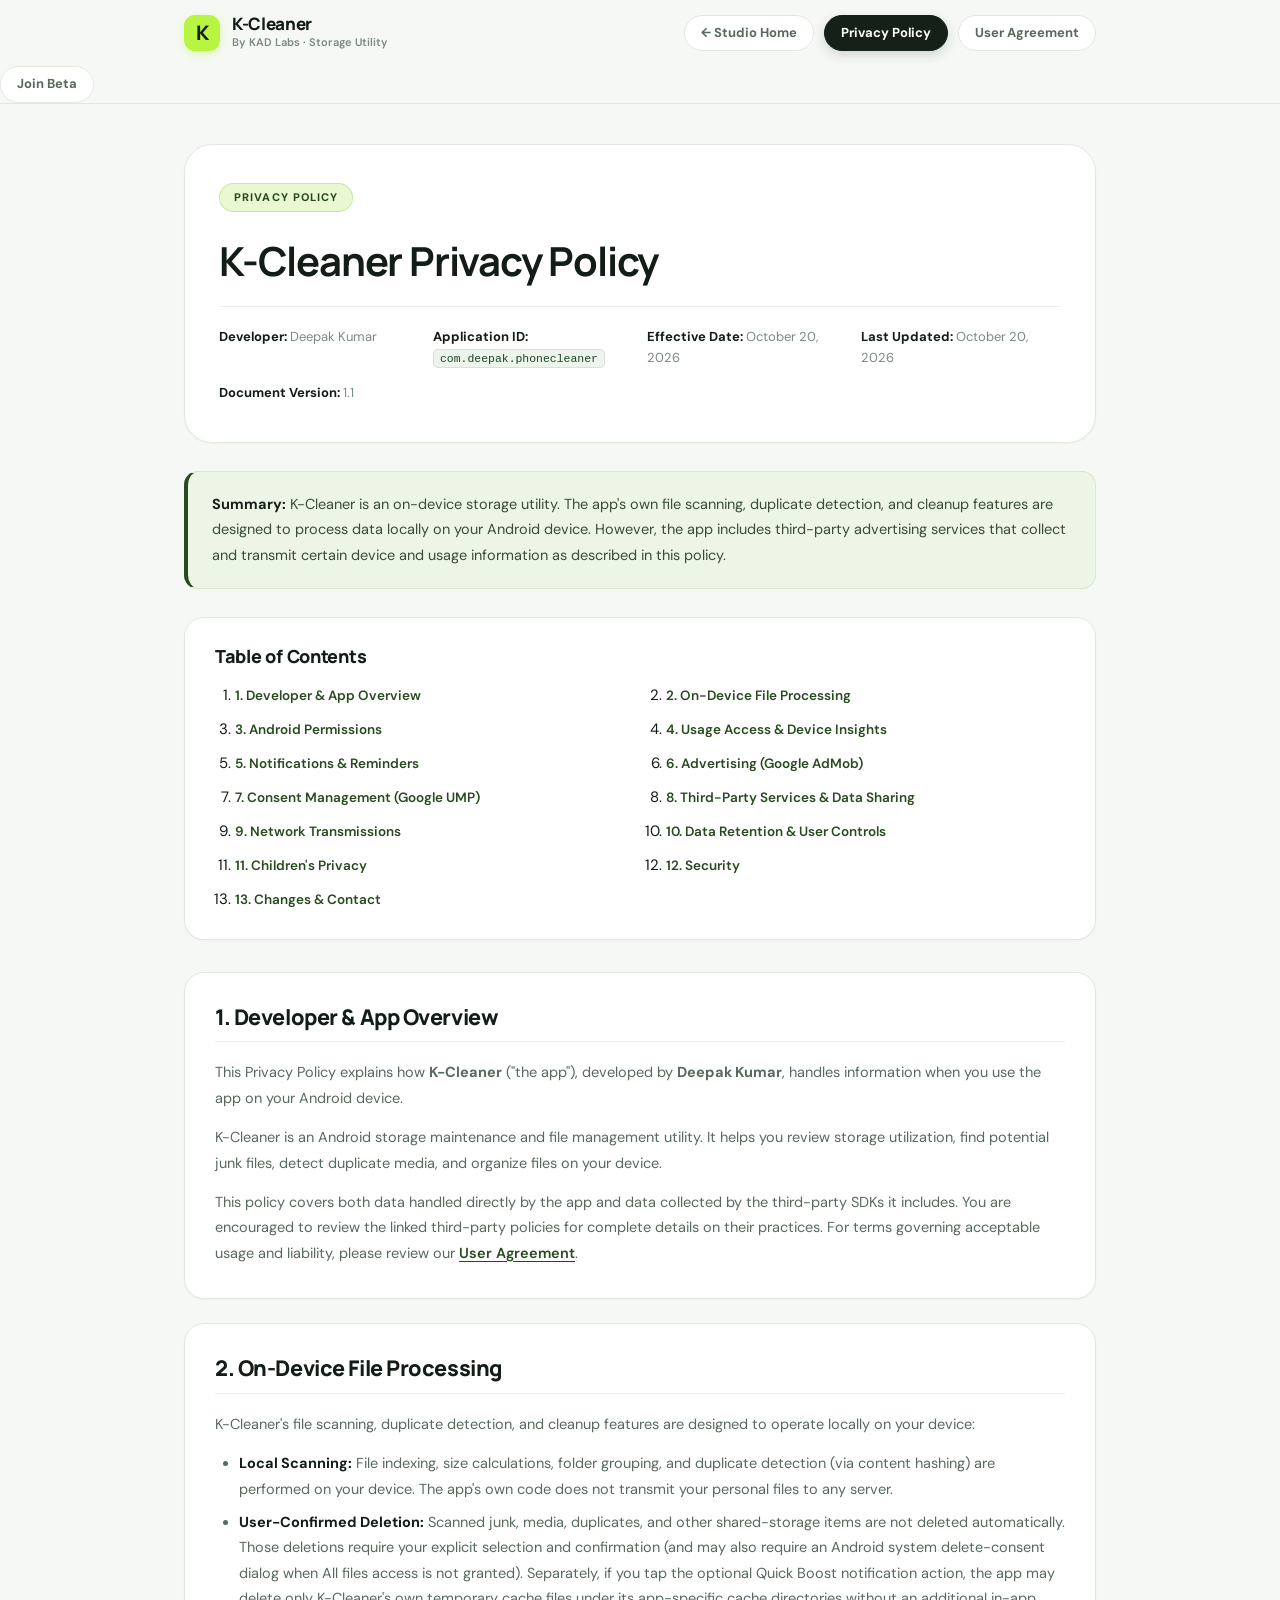
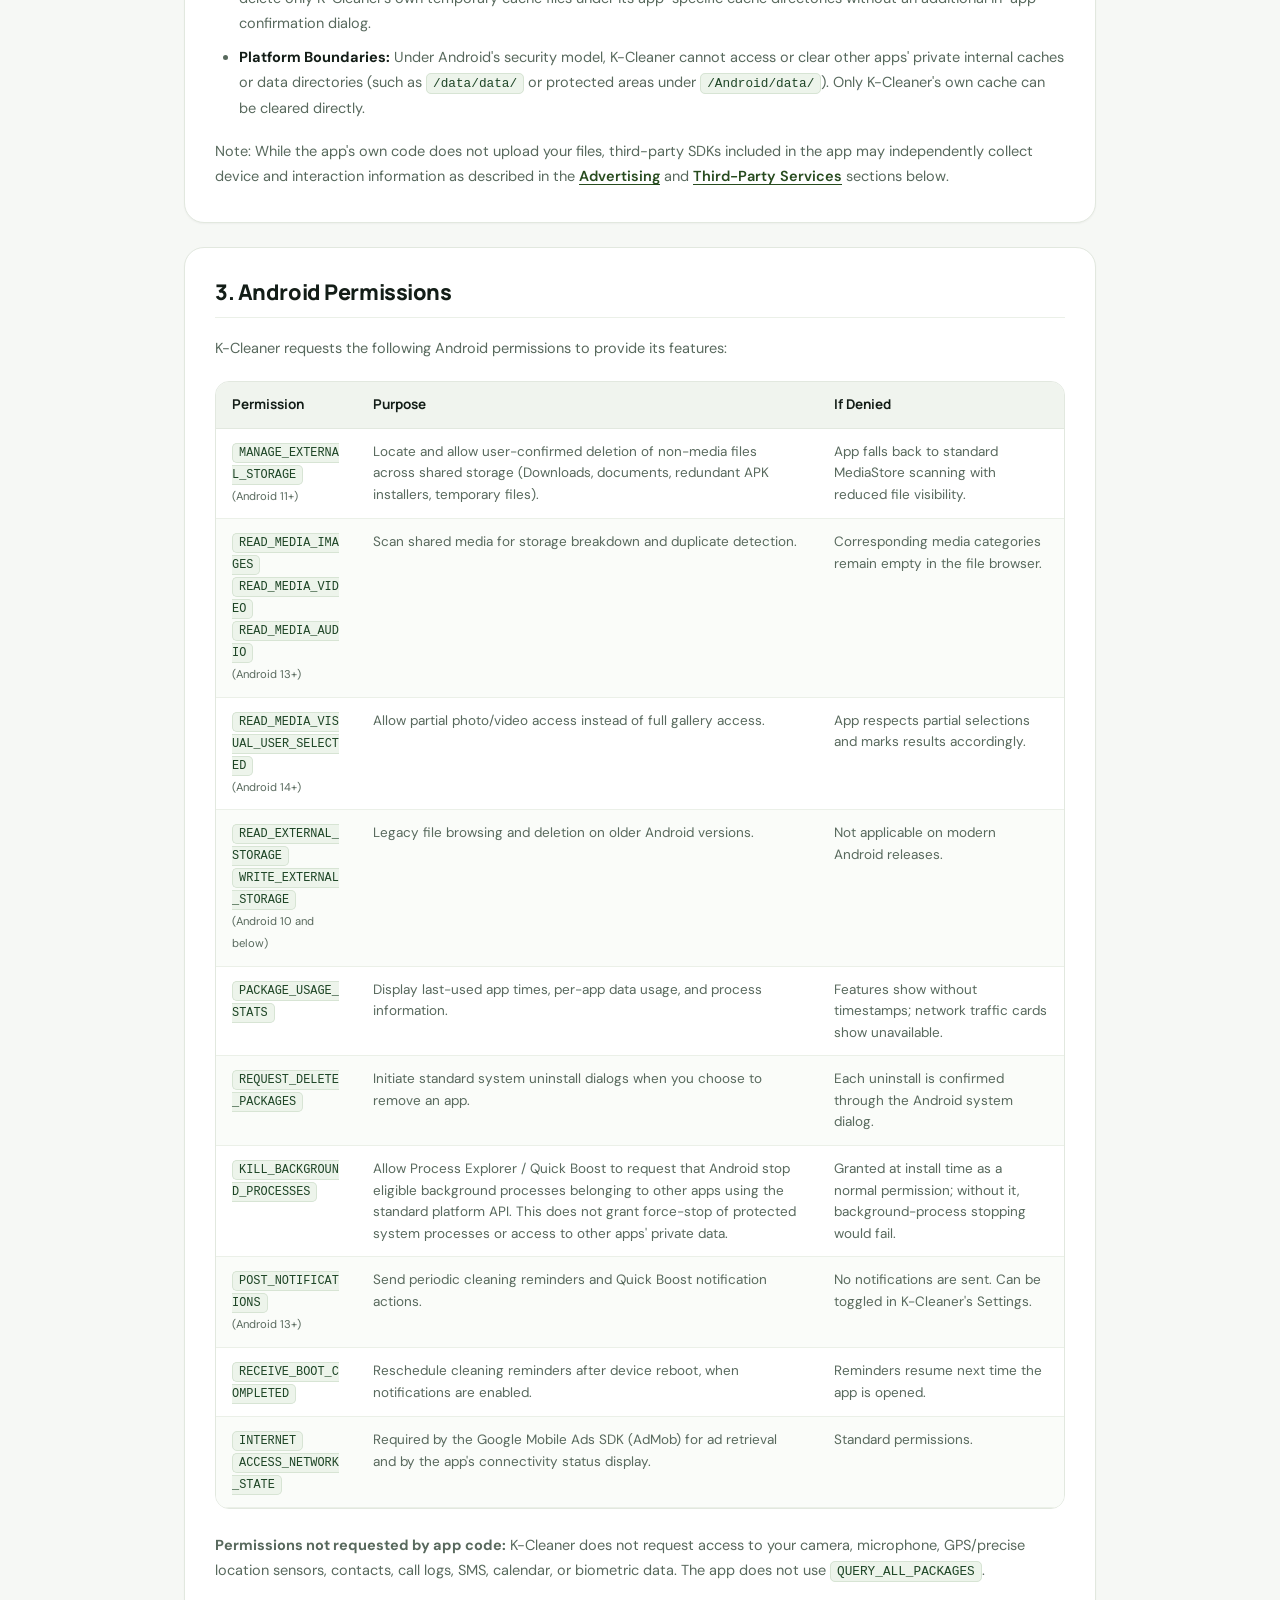
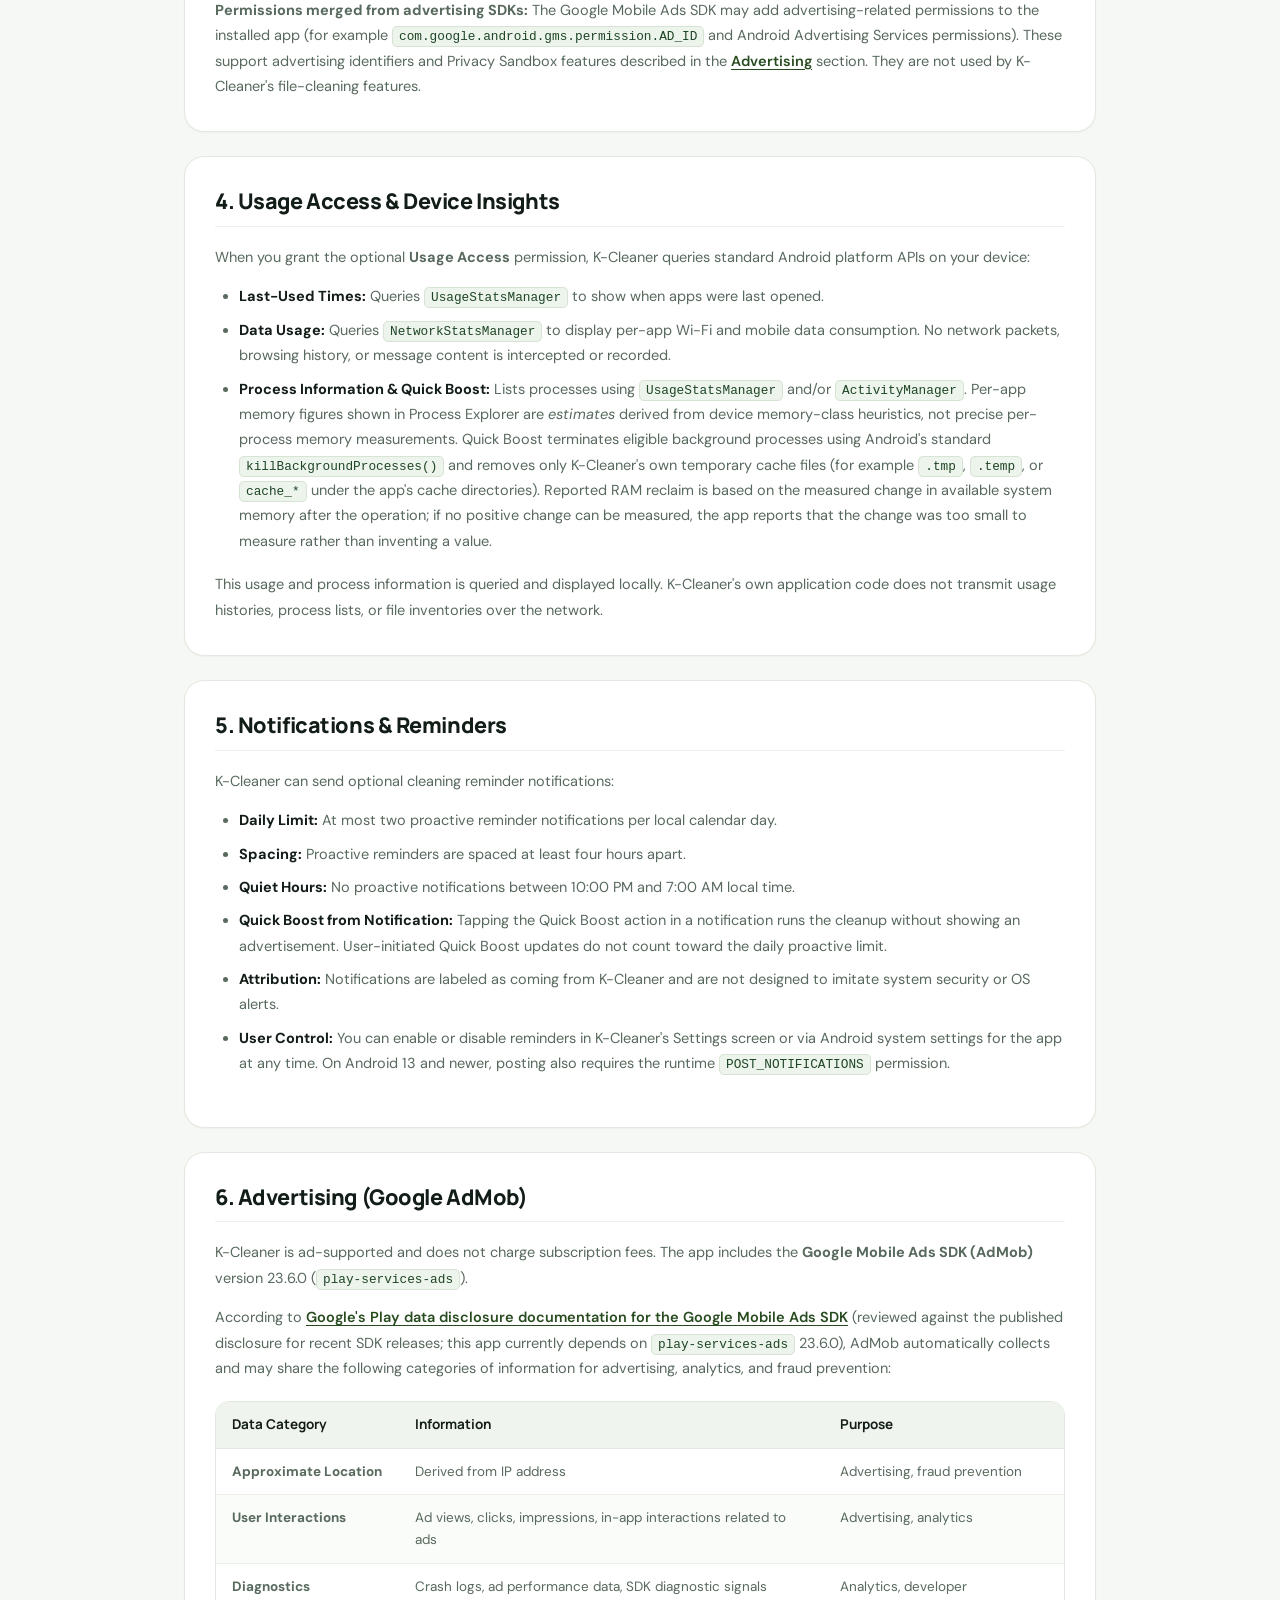
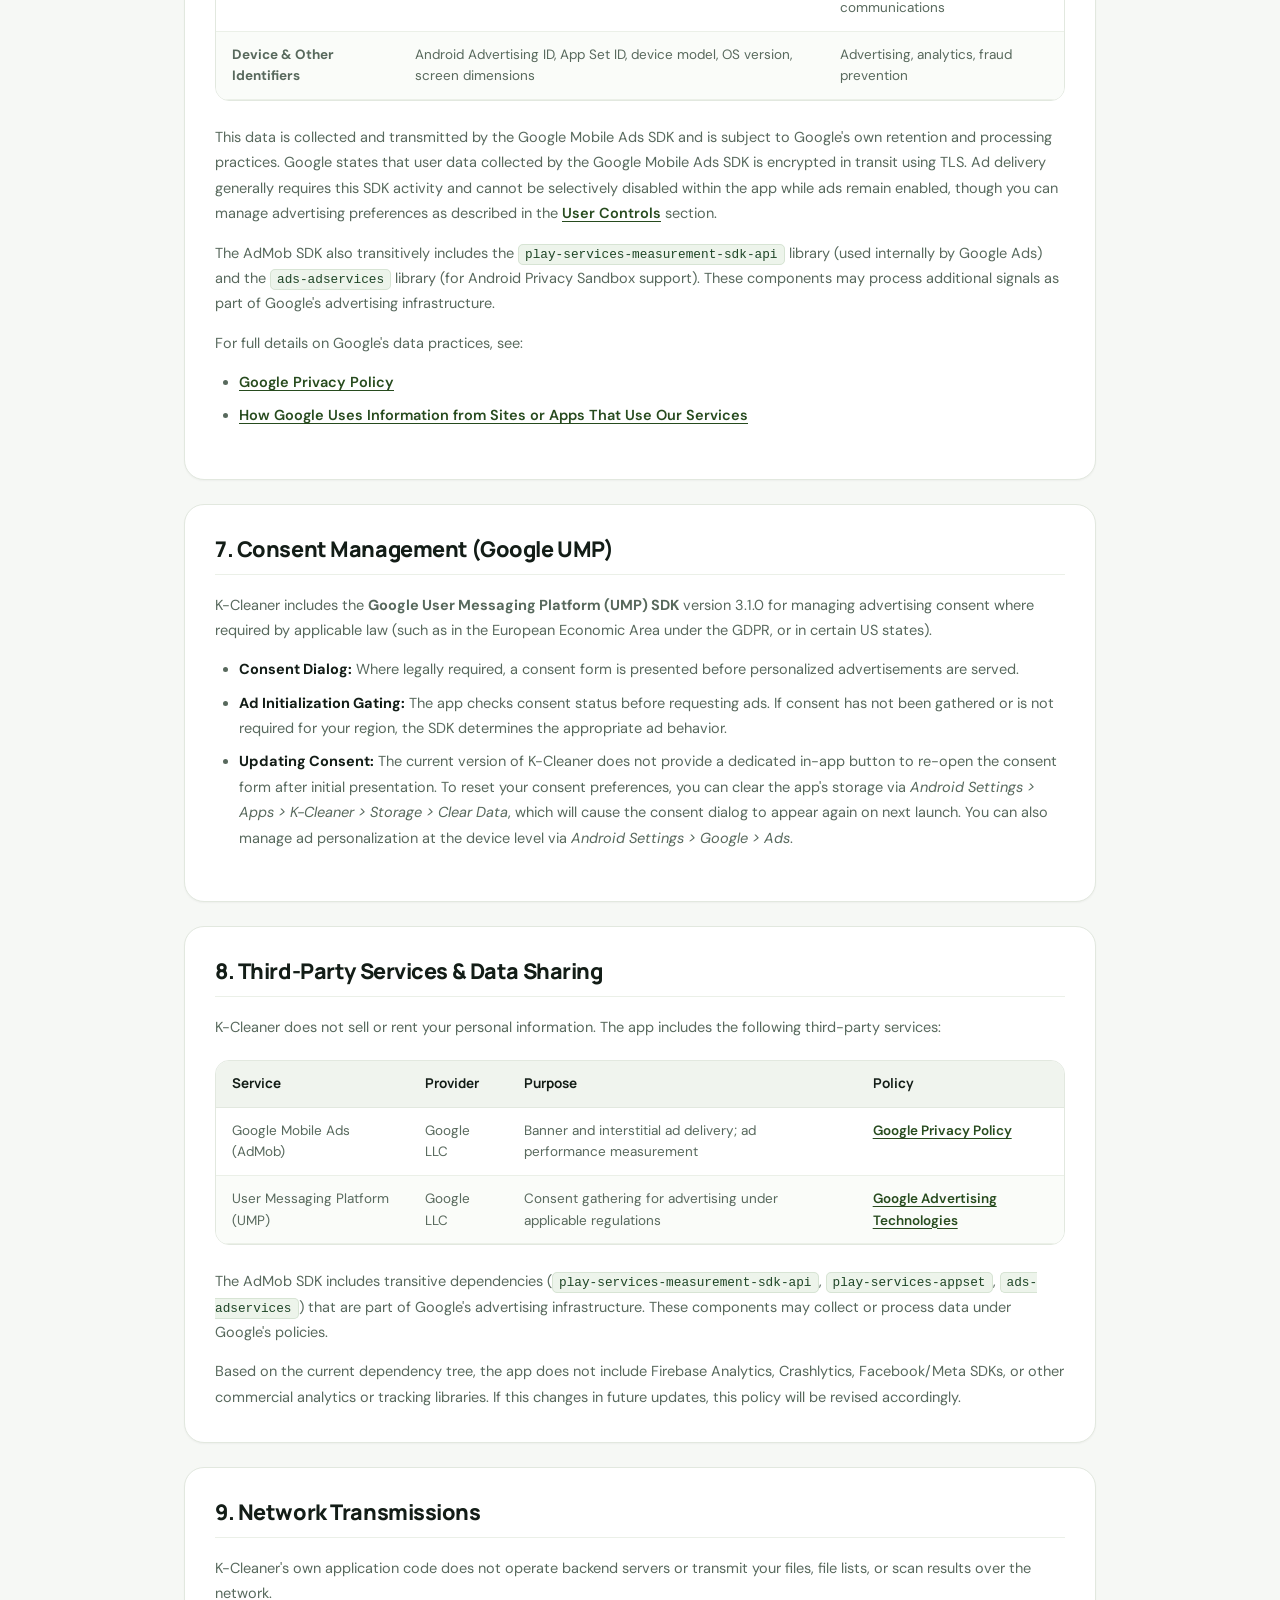
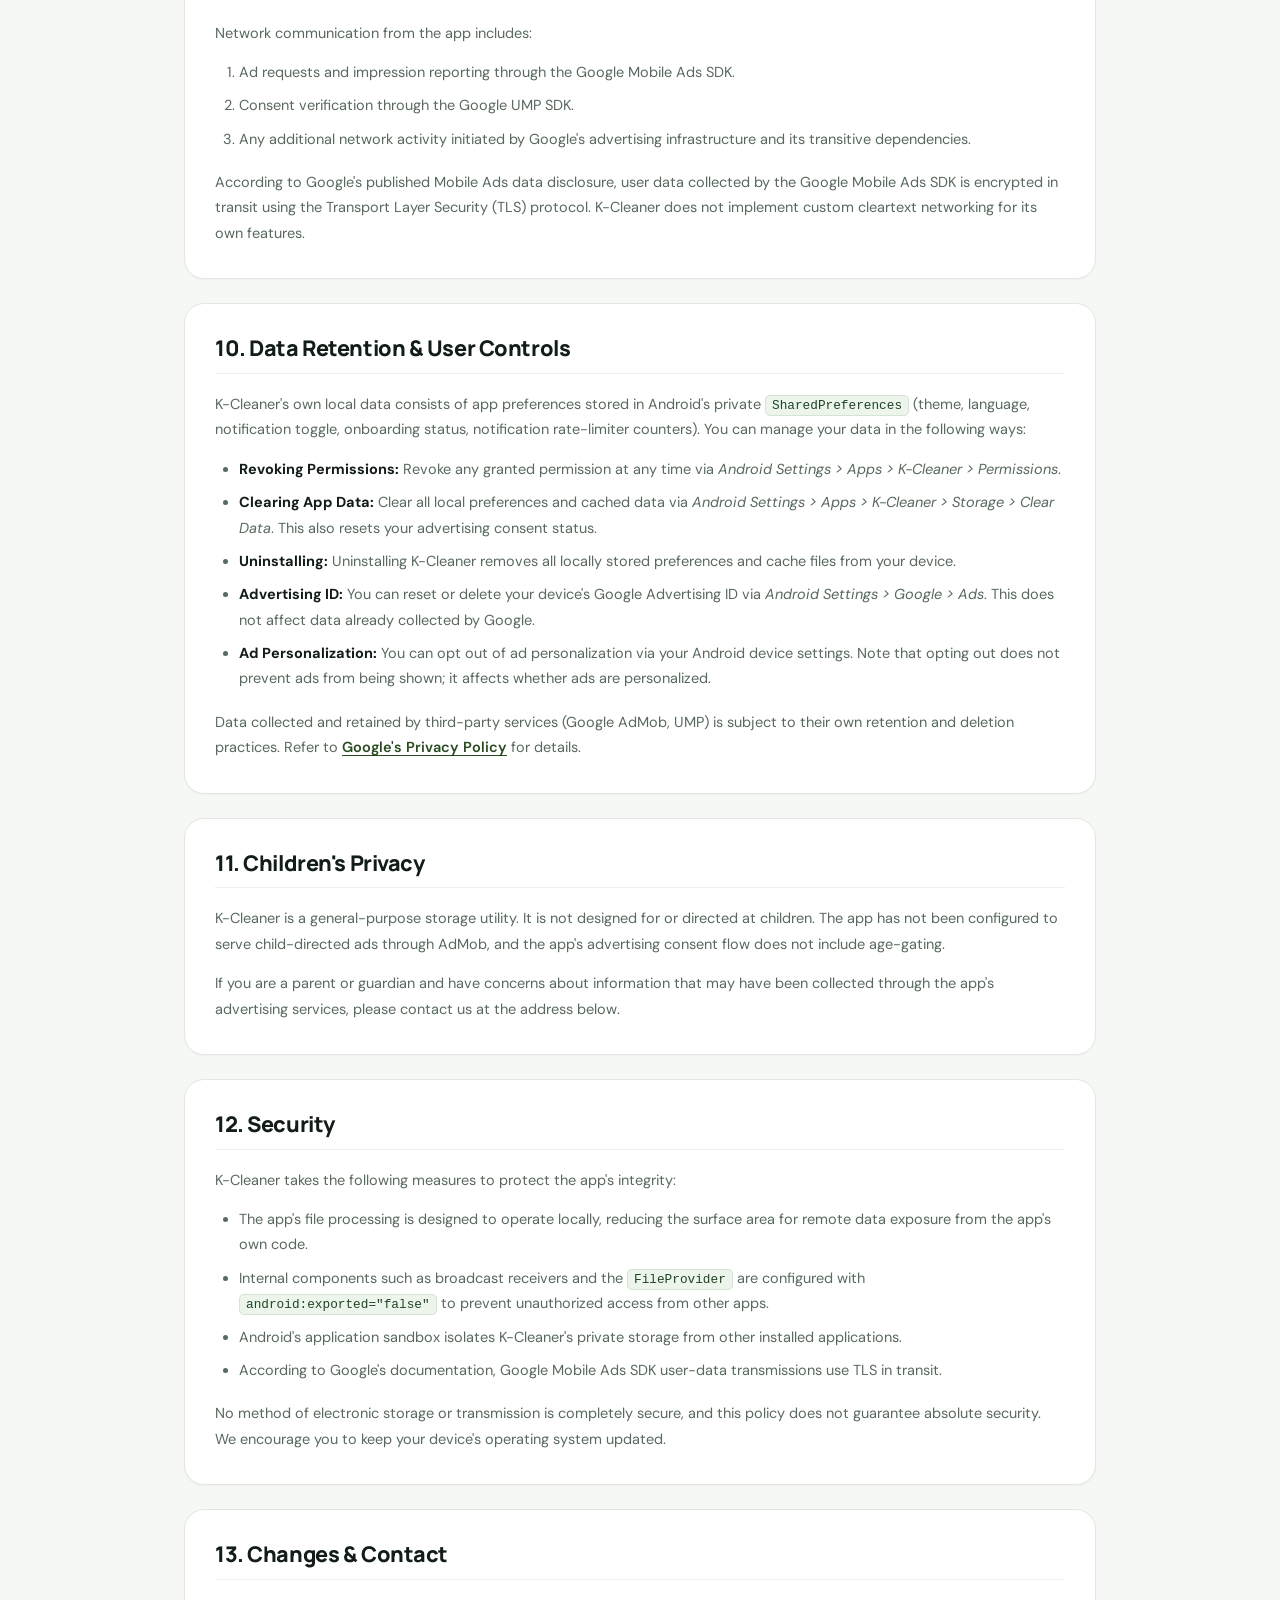
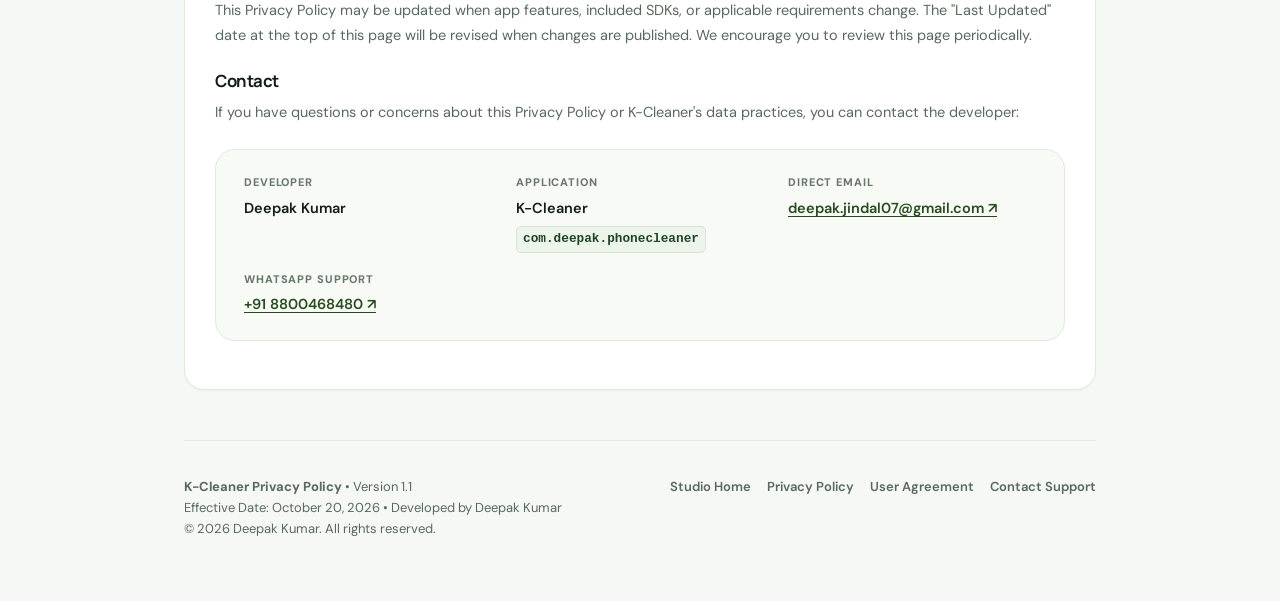
<file: privacy-policy.html>
<!DOCTYPE html>
<html lang="en">
<head>
  <meta charset="UTF-8">
  <meta name="viewport" content="width=device-width, initial-scale=1.0">
  <meta name="theme-color" content="#f6f8f5">
  <meta name="description" content="Privacy Policy for K-Cleaner, an Android device storage and maintenance utility developed by Deepak Kumar.">
  <meta name="author" content="Deepak Kumar">
  <title>Privacy Policy — K-Cleaner</title>
  <link rel="icon" type="image/svg+xml" href="favicon.svg">
  <link rel="preconnect" href="https://fonts.googleapis.com">
  <link rel="preconnect" href="https://fonts.gstatic.com" crossorigin>
  <link href="https://fonts.googleapis.com/css2?family=DM+Sans:ital,opsz,wght@0,9..40,400;0,9..40,500;0,9..40,600;0,9..40,700;1,9..40,400&family=Manrope:wght@500;600;700;800&display=swap" rel="stylesheet">
  <link rel="stylesheet" href="styles.css">
</head>
<body>
  <!-- Top Navigation Bar -->
  <nav class="site-nav" aria-label="Main Navigation">
    <div class="site-nav-container">
      <a href="index.html" class="brand-link" aria-label="KAD Labs Home">
        <div class="brand-icon" aria-hidden="true">K</div>
        <div class="brand-info">
          <span class="brand-name">K-Cleaner</span>
          <span class="brand-tagline">By KAD Labs · Storage Utility</span>
        </div>
      </a>
      <ul class="nav-links">
        <li><a href="index.html" class="nav-pill inactive">← Studio Home</a></li>
        <li><a href="privacy-policy.html" class="nav-pill active" aria-current="page"">Privacy Policy</a></li>
        <li><a href="agreement.html" class="nav-pill inactive"">User Agreement</a></li>
      </ul>
    </div>
    <a href="tester.html" class="nav-pill inactive">Join Beta</a>
      </nav>

  <div class="container">
    <header class="doc-header">
      <span class="brand-badge">Privacy Policy</span>
      <h1>K-Cleaner Privacy Policy</h1>
      <div class="meta-grid">
        <div class="meta-item"><strong>Developer:</strong> Deepak Kumar</div>
        <div class="meta-item"><strong>Application ID:</strong> <code>com.deepak.phonecleaner</code></div>
        <div class="meta-item"><strong>Effective Date:</strong> October 20, 2026</div>
        <div class="meta-item"><strong>Last Updated:</strong> October 20, 2026</div>
        <div class="meta-item"><strong>Document Version:</strong> 1.1</div>
      </div>
    </header>

    <div class="callout">
      <strong>Summary:</strong> K-Cleaner is an on-device storage utility. The app's own file scanning, duplicate detection, and cleanup features are designed to process data locally on your Android device. However, the app includes third-party advertising services that collect and transmit certain device and usage information as described in this policy.
    </div>

    <!-- Table of Contents -->
    <nav class="toc" aria-label="Table of Contents">
      <h2>Table of Contents</h2>
      <ol>
        <li><a href="#overview">1. Developer &amp; App Overview</a></li>
        <li><a href="#file-processing">2. On-Device File Processing</a></li>
        <li><a href="#permissions">3. Android Permissions</a></li>
        <li><a href="#usage-stats">4. Usage Access &amp; Device Insights</a></li>
        <li><a href="#notifications">5. Notifications &amp; Reminders</a></li>
        <li><a href="#advertising">6. Advertising (Google AdMob)</a></li>
        <li><a href="#consent">7. Consent Management (Google UMP)</a></li>
        <li><a href="#third-parties">8. Third-Party Services &amp; Data Sharing</a></li>
        <li><a href="#network">9. Network Transmissions</a></li>
        <li><a href="#retention">10. Data Retention &amp; User Controls</a></li>
        <li><a href="#children">11. Children's Privacy</a></li>
        <li><a href="#security">12. Security</a></li>
        <li><a href="#changes">13. Changes &amp; Contact</a></li>
      </ol>
    </nav>

    <main>
      <!-- 1. Overview -->
      <section id="overview">
        <h2>1. Developer &amp; App Overview</h2>
        <p>
          This Privacy Policy explains how <strong>K-Cleaner</strong> ("the app"), developed by <strong>Deepak Kumar</strong>, handles information when you use the app on your Android device.
        </p>
        <p>
          K-Cleaner is an Android storage maintenance and file management utility. It helps you review storage utilization, find potential junk files, detect duplicate media, and organize files on your device.
        </p>
        <p>
          This policy covers both data handled directly by the app and data collected by the third-party SDKs it includes. You are encouraged to review the linked third-party policies for complete details on their practices. For terms governing acceptable usage and liability, please review our <a href="agreement.html">User Agreement</a>.
        </p>
      </section>

      <!-- 2. On-Device File Processing -->
      <section id="file-processing">
        <h2>2. On-Device File Processing</h2>
        <p>
          K-Cleaner's file scanning, duplicate detection, and cleanup features are designed to operate locally on your device:
        </p>
        <ul>
          <li>
            <strong>Local Scanning:</strong> File indexing, size calculations, folder grouping, and duplicate detection (via content hashing) are performed on your device. The app's own code does not transmit your personal files to any server.
          </li>
          <li>
            <strong>User-Confirmed Deletion:</strong> Scanned junk, media, duplicates, and other shared-storage items are not deleted automatically. Those deletions require your explicit selection and confirmation (and may also require an Android system delete-consent dialog when All files access is not granted). Separately, if you tap the optional Quick Boost notification action, the app may delete only K-Cleaner's own temporary cache files under its app-specific cache directories without an additional in-app confirmation dialog.
          </li>
          <li>
            <strong>Platform Boundaries:</strong> Under Android's security model, K-Cleaner cannot access or clear other apps' private internal caches or data directories (such as <code>/data/data/</code> or protected areas under <code>/Android/data/</code>). Only K-Cleaner's own cache can be cleared directly.
          </li>
        </ul>
        <p>
          Note: While the app's own code does not upload your files, third-party SDKs included in the app may independently collect device and interaction information as described in the <a href="#advertising">Advertising</a> and <a href="#third-parties">Third-Party Services</a> sections below.
        </p>
      </section>

      <!-- 3. Permissions -->
      <section id="permissions">
        <h2>3. Android Permissions</h2>
        <p>
          K-Cleaner requests the following Android permissions to provide its features:
        </p>

        <div class="table-wrapper">
          <table>
            <thead>
              <tr>
                <th>Permission</th>
                <th>Purpose</th>
                <th>If Denied</th>
              </tr>
            </thead>
            <tbody>
              <tr>
                <td><code>MANAGE_EXTERNAL_STORAGE</code><br><small>(Android 11+)</small></td>
                <td>Locate and allow user-confirmed deletion of non-media files across shared storage (Downloads, documents, redundant APK installers, temporary files).</td>
                <td>App falls back to standard MediaStore scanning with reduced file visibility.</td>
              </tr>
              <tr>
                <td><code>READ_MEDIA_IMAGES</code><br><code>READ_MEDIA_VIDEO</code><br><code>READ_MEDIA_AUDIO</code><br><small>(Android 13+)</small></td>
                <td>Scan shared media for storage breakdown and duplicate detection.</td>
                <td>Corresponding media categories remain empty in the file browser.</td>
              </tr>
              <tr>
                <td><code>READ_MEDIA_VISUAL_USER_SELECTED</code><br><small>(Android 14+)</small></td>
                <td>Allow partial photo/video access instead of full gallery access.</td>
                <td>App respects partial selections and marks results accordingly.</td>
              </tr>
              <tr>
                <td><code>READ_EXTERNAL_STORAGE</code><br><code>WRITE_EXTERNAL_STORAGE</code><br><small>(Android 10 and below)</small></td>
                <td>Legacy file browsing and deletion on older Android versions.</td>
                <td>Not applicable on modern Android releases.</td>
              </tr>
              <tr>
                <td><code>PACKAGE_USAGE_STATS</code></td>
                <td>Display last-used app times, per-app data usage, and process information.</td>
                <td>Features show without timestamps; network traffic cards show unavailable.</td>
              </tr>
              <tr>
                <td><code>REQUEST_DELETE_PACKAGES</code></td>
                <td>Initiate standard system uninstall dialogs when you choose to remove an app.</td>
                <td>Each uninstall is confirmed through the Android system dialog.</td>
              </tr>
              <tr>
                <td><code>KILL_BACKGROUND_PROCESSES</code></td>
                <td>Allow Process Explorer / Quick Boost to request that Android stop eligible background processes belonging to other apps using the standard platform API. This does not grant force-stop of protected system processes or access to other apps' private data.</td>
                <td>Granted at install time as a normal permission; without it, background-process stopping would fail.</td>
              </tr>
              <tr>
                <td><code>POST_NOTIFICATIONS</code><br><small>(Android 13+)</small></td>
                <td>Send periodic cleaning reminders and Quick Boost notification actions.</td>
                <td>No notifications are sent. Can be toggled in K-Cleaner's Settings.</td>
              </tr>
              <tr>
                <td><code>RECEIVE_BOOT_COMPLETED</code></td>
                <td>Reschedule cleaning reminders after device reboot, when notifications are enabled.</td>
                <td>Reminders resume next time the app is opened.</td>
              </tr>
              <tr>
                <td><code>INTERNET</code><br><code>ACCESS_NETWORK_STATE</code></td>
                <td>Required by the Google Mobile Ads SDK (AdMob) for ad retrieval and by the app's connectivity status display.</td>
                <td>Standard permissions.</td>
              </tr>
            </tbody>
          </table>
        </div>

        <p>
          <strong>Permissions not requested by app code:</strong> K-Cleaner does not request access to your camera, microphone, GPS/precise location sensors, contacts, call logs, SMS, calendar, or biometric data. The app does not use <code>QUERY_ALL_PACKAGES</code>.
        </p>
        <p>
          <strong>Permissions merged from advertising SDKs:</strong> The Google Mobile Ads SDK may add advertising-related permissions to the installed app (for example <code>com.google.android.gms.permission.AD_ID</code> and Android Advertising Services permissions). These support advertising identifiers and Privacy Sandbox features described in the <a href="#advertising">Advertising</a> section. They are not used by K-Cleaner's file-cleaning features.
        </p>
      </section>

      <!-- 4. Usage Access -->
      <section id="usage-stats">
        <h2>4. Usage Access &amp; Device Insights</h2>
        <p>
          When you grant the optional <strong>Usage Access</strong> permission, K-Cleaner queries standard Android platform APIs on your device:
        </p>
        <ul>
          <li>
            <strong>Last-Used Times:</strong> Queries <code>UsageStatsManager</code> to show when apps were last opened.
          </li>
          <li>
            <strong>Data Usage:</strong> Queries <code>NetworkStatsManager</code> to display per-app Wi-Fi and mobile data consumption. No network packets, browsing history, or message content is intercepted or recorded.
          </li>
          <li>
            <strong>Process Information &amp; Quick Boost:</strong> Lists processes using <code>UsageStatsManager</code> and/or <code>ActivityManager</code>. Per-app memory figures shown in Process Explorer are <em>estimates</em> derived from device memory-class heuristics, not precise per-process memory measurements. Quick Boost terminates eligible background processes using Android's standard <code>killBackgroundProcesses()</code> and removes only K-Cleaner's own temporary cache files (for example <code>.tmp</code>, <code>.temp</code>, or <code>cache_*</code> under the app's cache directories). Reported RAM reclaim is based on the measured change in available system memory after the operation; if no positive change can be measured, the app reports that the change was too small to measure rather than inventing a value.
          </li>
        </ul>
        <p>
          This usage and process information is queried and displayed locally. K-Cleaner's own application code does not transmit usage histories, process lists, or file inventories over the network.
        </p>
      </section>

      <!-- 5. Notifications -->
      <section id="notifications">
        <h2>5. Notifications &amp; Reminders</h2>
        <p>
          K-Cleaner can send optional cleaning reminder notifications:
        </p>
        <ul>
          <li><strong>Daily Limit:</strong> At most two proactive reminder notifications per local calendar day.</li>
          <li><strong>Spacing:</strong> Proactive reminders are spaced at least four hours apart.</li>
          <li><strong>Quiet Hours:</strong> No proactive notifications between 10:00 PM and 7:00 AM local time.</li>
          <li><strong>Quick Boost from Notification:</strong> Tapping the Quick Boost action in a notification runs the cleanup without showing an advertisement. User-initiated Quick Boost updates do not count toward the daily proactive limit.</li>
          <li><strong>Attribution:</strong> Notifications are labeled as coming from K-Cleaner and are not designed to imitate system security or OS alerts.</li>
          <li><strong>User Control:</strong> You can enable or disable reminders in K-Cleaner's Settings screen or via Android system settings for the app at any time. On Android 13 and newer, posting also requires the runtime <code>POST_NOTIFICATIONS</code> permission.</li>
        </ul>
      </section>

      <!-- 6. Advertising -->
      <section id="advertising">
        <h2>6. Advertising (Google AdMob)</h2>
        <p>
          K-Cleaner is ad-supported and does not charge subscription fees. The app includes the <strong>Google Mobile Ads SDK (AdMob)</strong> version 23.6.0 (<code>play-services-ads</code>).
        </p>
        <p>
          According to <a href="https://developers.google.com/admob/android/privacy/play-data-disclosure" target="_blank" rel="noopener noreferrer">Google's Play data disclosure documentation for the Google Mobile Ads SDK</a> (reviewed against the published disclosure for recent SDK releases; this app currently depends on <code>play-services-ads</code> 23.6.0), AdMob automatically collects and may share the following categories of information for advertising, analytics, and fraud prevention:
        </p>

        <div class="table-wrapper">
          <table>
            <thead>
              <tr>
                <th>Data Category</th>
                <th>Information</th>
                <th>Purpose</th>
              </tr>
            </thead>
            <tbody>
              <tr>
                <td><strong>Approximate Location</strong></td>
                <td>Derived from IP address</td>
                <td>Advertising, fraud prevention</td>
              </tr>
              <tr>
                <td><strong>User Interactions</strong></td>
                <td>Ad views, clicks, impressions, in-app interactions related to ads</td>
                <td>Advertising, analytics</td>
              </tr>
              <tr>
                <td><strong>Diagnostics</strong></td>
                <td>Crash logs, ad performance data, SDK diagnostic signals</td>
                <td>Analytics, developer communications</td>
              </tr>
              <tr>
                <td><strong>Device &amp; Other Identifiers</strong></td>
                <td>Android Advertising ID, App Set ID, device model, OS version, screen dimensions</td>
                <td>Advertising, analytics, fraud prevention</td>
              </tr>
            </tbody>
          </table>
        </div>

        <p>
          This data is collected and transmitted by the Google Mobile Ads SDK and is subject to Google's own retention and processing practices. Google states that user data collected by the Google Mobile Ads SDK is encrypted in transit using TLS. Ad delivery generally requires this SDK activity and cannot be selectively disabled within the app while ads remain enabled, though you can manage advertising preferences as described in the <a href="#retention">User Controls</a> section.
        </p>
        <p>
          The AdMob SDK also transitively includes the <code>play-services-measurement-sdk-api</code> library (used internally by Google Ads) and the <code>ads-adservices</code> library (for Android Privacy Sandbox support). These components may process additional signals as part of Google's advertising infrastructure.
        </p>
        <p>
          For full details on Google's data practices, see:
        </p>
        <ul>
          <li><a href="https://policies.google.com/privacy" target="_blank" rel="noopener noreferrer">Google Privacy Policy</a></li>
          <li><a href="https://policies.google.com/technologies/ads" target="_blank" rel="noopener noreferrer">How Google Uses Information from Sites or Apps That Use Our Services</a></li>
        </ul>
      </section>

      <!-- 7. Consent Management -->
      <section id="consent">
        <h2>7. Consent Management (Google UMP)</h2>
        <p>
          K-Cleaner includes the <strong>Google User Messaging Platform (UMP) SDK</strong> version 3.1.0 for managing advertising consent where required by applicable law (such as in the European Economic Area under the GDPR, or in certain US states).
        </p>
        <ul>
          <li>
            <strong>Consent Dialog:</strong> Where legally required, a consent form is presented before personalized advertisements are served.
          </li>
          <li>
            <strong>Ad Initialization Gating:</strong> The app checks consent status before requesting ads. If consent has not been gathered or is not required for your region, the SDK determines the appropriate ad behavior.
          </li>
          <li>
            <strong>Updating Consent:</strong> The current version of K-Cleaner does not provide a dedicated in-app button to re-open the consent form after initial presentation. To reset your consent preferences, you can clear the app's storage via <em>Android Settings &gt; Apps &gt; K-Cleaner &gt; Storage &gt; Clear Data</em>, which will cause the consent dialog to appear again on next launch. You can also manage ad personalization at the device level via <em>Android Settings &gt; Google &gt; Ads</em>.
          </li>
        </ul>
      </section>

      <!-- 8. Third-Party Services -->
      <section id="third-parties">
        <h2>8. Third-Party Services &amp; Data Sharing</h2>
        <p>
          K-Cleaner does not sell or rent your personal information. The app includes the following third-party services:
        </p>

        <div class="table-wrapper">
          <table>
            <thead>
              <tr>
                <th>Service</th>
                <th>Provider</th>
                <th>Purpose</th>
                <th>Policy</th>
              </tr>
            </thead>
            <tbody>
              <tr>
                <td>Google Mobile Ads (AdMob)</td>
                <td>Google LLC</td>
                <td>Banner and interstitial ad delivery; ad performance measurement</td>
                <td><a href="https://policies.google.com/privacy" target="_blank" rel="noopener noreferrer">Google Privacy Policy</a></td>
              </tr>
              <tr>
                <td>User Messaging Platform (UMP)</td>
                <td>Google LLC</td>
                <td>Consent gathering for advertising under applicable regulations</td>
                <td><a href="https://policies.google.com/technologies/ads" target="_blank" rel="noopener noreferrer">Google Advertising Technologies</a></td>
              </tr>
            </tbody>
          </table>
        </div>

        <p>
          The AdMob SDK includes transitive dependencies (<code>play-services-measurement-sdk-api</code>, <code>play-services-appset</code>, <code>ads-adservices</code>) that are part of Google's advertising infrastructure. These components may collect or process data under Google's policies.
        </p>
        <p>
          Based on the current dependency tree, the app does not include Firebase Analytics, Crashlytics, Facebook/Meta SDKs, or other commercial analytics or tracking libraries. If this changes in future updates, this policy will be revised accordingly.
        </p>
      </section>

      <!-- 9. Network Transmissions -->
      <section id="network">
        <h2>9. Network Transmissions</h2>
        <p>
          K-Cleaner's own application code does not operate backend servers or transmit your files, file lists, or scan results over the network.
        </p>
        <p>
          Network communication from the app includes:
        </p>
        <ol>
          <li>Ad requests and impression reporting through the Google Mobile Ads SDK.</li>
          <li>Consent verification through the Google UMP SDK.</li>
          <li>Any additional network activity initiated by Google's advertising infrastructure and its transitive dependencies.</li>
        </ol>
        <p>
          According to Google's published Mobile Ads data disclosure, user data collected by the Google Mobile Ads SDK is encrypted in transit using the Transport Layer Security (TLS) protocol. K-Cleaner does not implement custom cleartext networking for its own features.
        </p>
      </section>

      <!-- 10. Data Retention & User Controls -->
      <section id="retention">
        <h2>10. Data Retention &amp; User Controls</h2>
        <p>
          K-Cleaner's own local data consists of app preferences stored in Android's private <code>SharedPreferences</code> (theme, language, notification toggle, onboarding status, notification rate-limiter counters). You can manage your data in the following ways:
        </p>
        <ul>
          <li>
            <strong>Revoking Permissions:</strong> Revoke any granted permission at any time via <em>Android Settings &gt; Apps &gt; K-Cleaner &gt; Permissions</em>.
          </li>
          <li>
            <strong>Clearing App Data:</strong> Clear all local preferences and cached data via <em>Android Settings &gt; Apps &gt; K-Cleaner &gt; Storage &gt; Clear Data</em>. This also resets your advertising consent status.
          </li>
          <li>
            <strong>Uninstalling:</strong> Uninstalling K-Cleaner removes all locally stored preferences and cache files from your device.
          </li>
          <li>
            <strong>Advertising ID:</strong> You can reset or delete your device's Google Advertising ID via <em>Android Settings &gt; Google &gt; Ads</em>. This does not affect data already collected by Google.
          </li>
          <li>
            <strong>Ad Personalization:</strong> You can opt out of ad personalization via your Android device settings. Note that opting out does not prevent ads from being shown; it affects whether ads are personalized.
          </li>
        </ul>
        <p>
          Data collected and retained by third-party services (Google AdMob, UMP) is subject to their own retention and deletion practices. Refer to <a href="https://policies.google.com/privacy" target="_blank" rel="noopener noreferrer">Google's Privacy Policy</a> for details.
        </p>
      </section>

      <!-- 11. Children's Privacy -->
      <section id="children">
        <h2>11. Children's Privacy</h2>
        <p>
          K-Cleaner is a general-purpose storage utility. It is not designed for or directed at children. The app has not been configured to serve child-directed ads through AdMob, and the app's advertising consent flow does not include age-gating.
        </p>
        <p>
          If you are a parent or guardian and have concerns about information that may have been collected through the app's advertising services, please contact us at the address below.
        </p>
      </section>

      <!-- 12. Security -->
      <section id="security">
        <h2>12. Security</h2>
        <p>
          K-Cleaner takes the following measures to protect the app's integrity:
        </p>
        <ul>
          <li>The app's file processing is designed to operate locally, reducing the surface area for remote data exposure from the app's own code.</li>
          <li>Internal components such as broadcast receivers and the <code>FileProvider</code> are configured with <code>android:exported="false"</code> to prevent unauthorized access from other apps.</li>
          <li>Android's application sandbox isolates K-Cleaner's private storage from other installed applications.</li>
          <li>According to Google's documentation, Google Mobile Ads SDK user-data transmissions use TLS in transit.</li>
        </ul>
        <p>
          No method of electronic storage or transmission is completely secure, and this policy does not guarantee absolute security. We encourage you to keep your device's operating system updated.
        </p>
      </section>

      <!-- 13. Changes & Contact -->
      <section id="changes">
        <h2>13. Changes &amp; Contact</h2>
        <p>
          This Privacy Policy may be updated when app features, included SDKs, or applicable requirements change. The "Last Updated" date at the top of this page will be revised when changes are published. We encourage you to review this page periodically.
        </p>

        <h3>Contact</h3>
        <p>
          If you have questions or concerns about this Privacy Policy or K-Cleaner's data practices, you can contact the developer:
        </p>

                <div class="doc-contact-card">
          <div class="doc-contact-grid">
            <div class="doc-contact-item">
              <span class="doc-contact-label">Developer</span>
              <strong class="doc-contact-val">Deepak Kumar</strong>
            </div>
            <div class="doc-contact-item">
              <span class="doc-contact-label">Application</span>
              <strong class="doc-contact-val">K-Cleaner <code>com.deepak.phonecleaner</code></strong>
            </div>
            <div class="doc-contact-item">
              <span class="doc-contact-label">Direct Email</span>
              <a href="mailto:deepak.jindal07@gmail.com" class="doc-contact-link">deepak.jindal07@gmail.com ↗</a>
            </div>
            <div class="doc-contact-item">
              <span class="doc-contact-label">WhatsApp Support</span>
              <a href="https://wa.me/918800468480" target="_blank" rel="noopener noreferrer" class="doc-contact-link">+91 8800468480 ↗</a>
            </div>
          </div>
        </div>
      </section>
    </main>

    <!-- Footer -->
    <footer class="doc-footer">
      <div class="footer-content">
        <div>
          <p><strong>K-Cleaner Privacy Policy</strong> • Version 1.1</p>
          <p>Effective Date: October 20, 2026 • Developed by Deepak Kumar</p>
          <p>&copy; 2026 Deepak Kumar. All rights reserved.</p>
        </div>
        <div>
          <ul class="footer-links">
            <li><a href="index.html">Studio Home</a></li>
            <li><a href="privacy-policy.html">Privacy Policy</a></li>
            <li><a href="agreement.html">User Agreement</a></li>
            <li><a href="mailto:deepak.jindal07@gmail.com">Contact Support</a></li>
          </ul>
        </div>
      </div>
    </footer>
  </div>
</body>
</html>
</file>
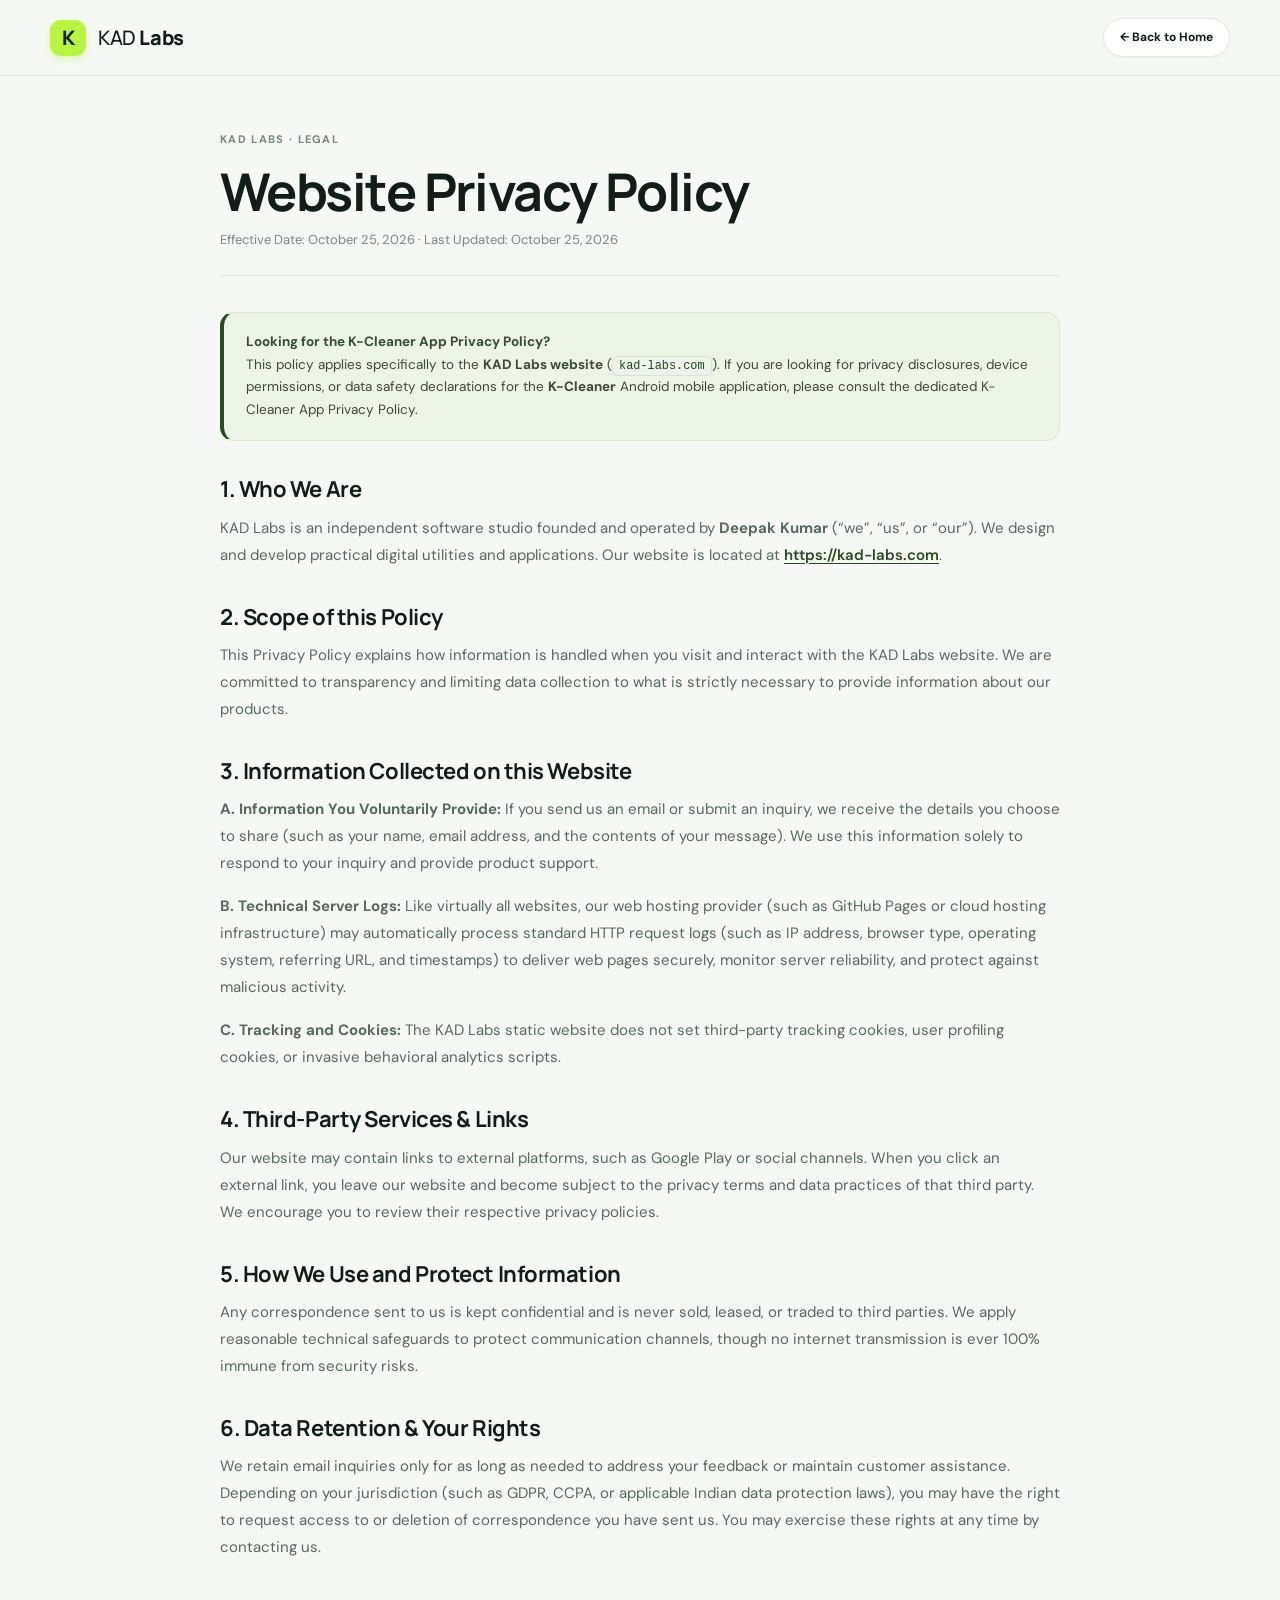
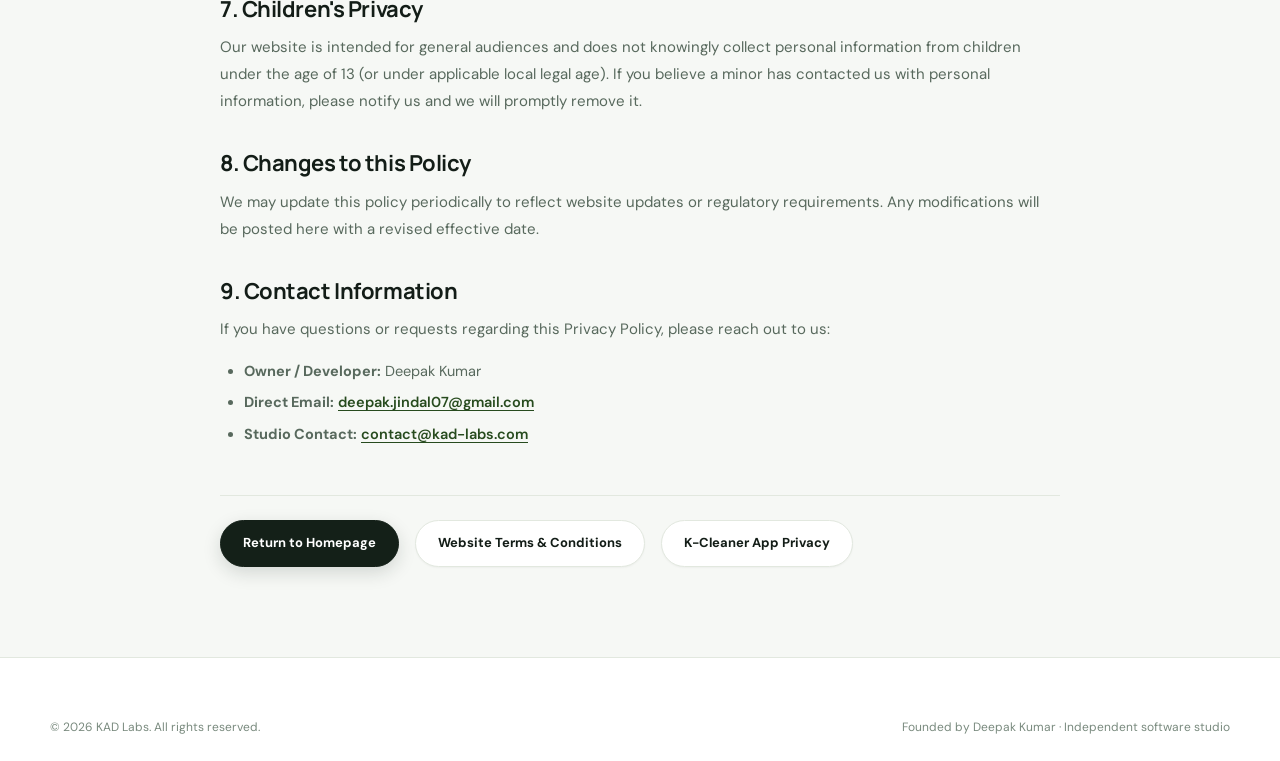
<file: privacy.html>
<!DOCTYPE html>
<html lang="en">
<head>
  <meta charset="UTF-8">
  <meta name="viewport" content="width=device-width, initial-scale=1.0">
  <meta name="theme-color" content="#f6f8f5">
  <meta name="description" content="Privacy Policy for the KAD Labs website (kad-labs.com). Learn how we handle information, inquiries, and respect your privacy.">
  <link rel="canonical" href="https://kad-labs.com/privacy.html">
  <title>Privacy Policy — KAD Labs</title>
  <link rel="icon" type="image/svg+xml" href="favicon.svg">
  <link rel="preconnect" href="https://fonts.googleapis.com">
  <link rel="preconnect" href="https://fonts.gstatic.com" crossorigin>
  <link href="https://fonts.googleapis.com/css2?family=DM+Sans:ital,opsz,wght@0,9..40,400;0,9..40,500;0,9..40,600;0,9..40,700;1,9..40,400&family=Manrope:wght@500;600;700;800&display=swap" rel="stylesheet">
  <link rel="stylesheet" href="styles.css">
</head>
<body>
  <a href="#legal-content" class="skip-link">Skip to main content</a>

  <header class="site-header">
    <div class="wrap header-container">
      <a href="index.html" class="brand" aria-label="KAD Labs homepage">
        <span class="brand-mark" aria-hidden="true">K</span>
        <span class="brand-text">KAD <b>Labs</b></span>
      </a>
      <a href="index.html" class="btn btn-secondary btn-sm">
        ← Back to Home
      </a>
    </div>
  </header>

  <main id="legal-content" class="legal-main wrap">
    <div class="legal-header">
      <div class="eyebrow">KAD LABS &middot; LEGAL</div>
      <h1>Website Privacy Policy</h1>
      <p class="legal-updated">Effective Date: October 25, 2026 &middot; Last Updated: October 25, 2026</p>
    </div>

    <div class="legal-callout">
      <strong>Looking for the K-Cleaner App Privacy Policy?</strong><br>
      This policy applies specifically to the <strong>KAD Labs website</strong> (<code>kad-labs.com</code>). If you are looking for privacy disclosures, device permissions, or data safety declarations for the <strong>K-Cleaner</strong> Android mobile application, please consult the dedicated <a href="privacy-policy.html">K-Cleaner App Privacy Policy</a>.
    </div>

    <div class="legal-content">
      <h2>1. Who We Are</h2>
      <p>
        KAD Labs is an independent software studio founded and operated by <strong>Deepak Kumar</strong> (&ldquo;we&rdquo;, &ldquo;us&rdquo;, or &ldquo;our&rdquo;). We design and develop practical digital utilities and applications. Our website is located at <a href="https://kad-labs.com">https://kad-labs.com</a>.
      </p>

      <h2>2. Scope of this Policy</h2>
      <p>
        This Privacy Policy explains how information is handled when you visit and interact with the KAD Labs website. We are committed to transparency and limiting data collection to what is strictly necessary to provide information about our products.
      </p>

      <h2>3. Information Collected on this Website</h2>
      <p>
        <strong>A. Information You Voluntarily Provide:</strong> If you send us an email or submit an inquiry, we receive the details you choose to share (such as your name, email address, and the contents of your message). We use this information solely to respond to your inquiry and provide product support.
      </p>
      <p>
        <strong>B. Technical Server Logs:</strong> Like virtually all websites, our web hosting provider (such as GitHub Pages or cloud hosting infrastructure) may automatically process standard HTTP request logs (such as IP address, browser type, operating system, referring URL, and timestamps) to deliver web pages securely, monitor server reliability, and protect against malicious activity.
      </p>
      <p>
        <strong>C. Tracking and Cookies:</strong> The KAD Labs static website does not set third-party tracking cookies, user profiling cookies, or invasive behavioral analytics scripts.
      </p>

      <h2>4. Third-Party Services &amp; Links</h2>
      <p>
        Our website may contain links to external platforms, such as Google Play or social channels. When you click an external link, you leave our website and become subject to the privacy terms and data practices of that third party. We encourage you to review their respective privacy policies.
      </p>

      <h2>5. How We Use and Protect Information</h2>
      <p>
        Any correspondence sent to us is kept confidential and is never sold, leased, or traded to third parties. We apply reasonable technical safeguards to protect communication channels, though no internet transmission is ever 100% immune from security risks.
      </p>

      <h2>6. Data Retention &amp; Your Rights</h2>
      <p>
        We retain email inquiries only for as long as needed to address your feedback or maintain customer assistance. Depending on your jurisdiction (such as GDPR, CCPA, or applicable Indian data protection laws), you may have the right to request access to or deletion of correspondence you have sent us. You may exercise these rights at any time by contacting us.
      </p>

      <h2>7. Children's Privacy</h2>
      <p>
        Our website is intended for general audiences and does not knowingly collect personal information from children under the age of 13 (or under applicable local legal age). If you believe a minor has contacted us with personal information, please notify us and we will promptly remove it.
      </p>

      <h2>8. Changes to this Policy</h2>
      <p>
        We may update this policy periodically to reflect website updates or regulatory requirements. Any modifications will be posted here with a revised effective date.
      </p>

      <h2>9. Contact Information</h2>
      <p>
        If you have questions or requests regarding this Privacy Policy, please reach out to us:
      </p>
      <ul>
        <li><strong>Owner / Developer:</strong> Deepak Kumar</li>
        <li><strong>Direct Email:</strong> <a href="mailto:deepak.jindal07@gmail.com">deepak.jindal07@gmail.com</a></li>
        <li><strong>Studio Contact:</strong> <a href="mailto:contact@kad-labs.com">contact@kad-labs.com</a></li>
      </ul>
    </div>

    <div class="legal-actions">
      <a href="index.html" class="btn btn-primary">Return to Homepage</a>
      <a href="terms.html" class="btn btn-secondary">Website Terms &amp; Conditions</a>
      <a href="privacy-policy.html" class="btn btn-secondary">K-Cleaner App Privacy</a>
    </div>
  </main>

  <footer class="site-footer">
    <div class="wrap footer-bottom">
      <div>&copy; <span id="year">2026</span> KAD Labs. All rights reserved.</div>
      <div>Founded by Deepak Kumar &middot; Independent software studio</div>
    </div>
  </footer>

  <script src="script.js"></script>
</body>
</html>
</file>
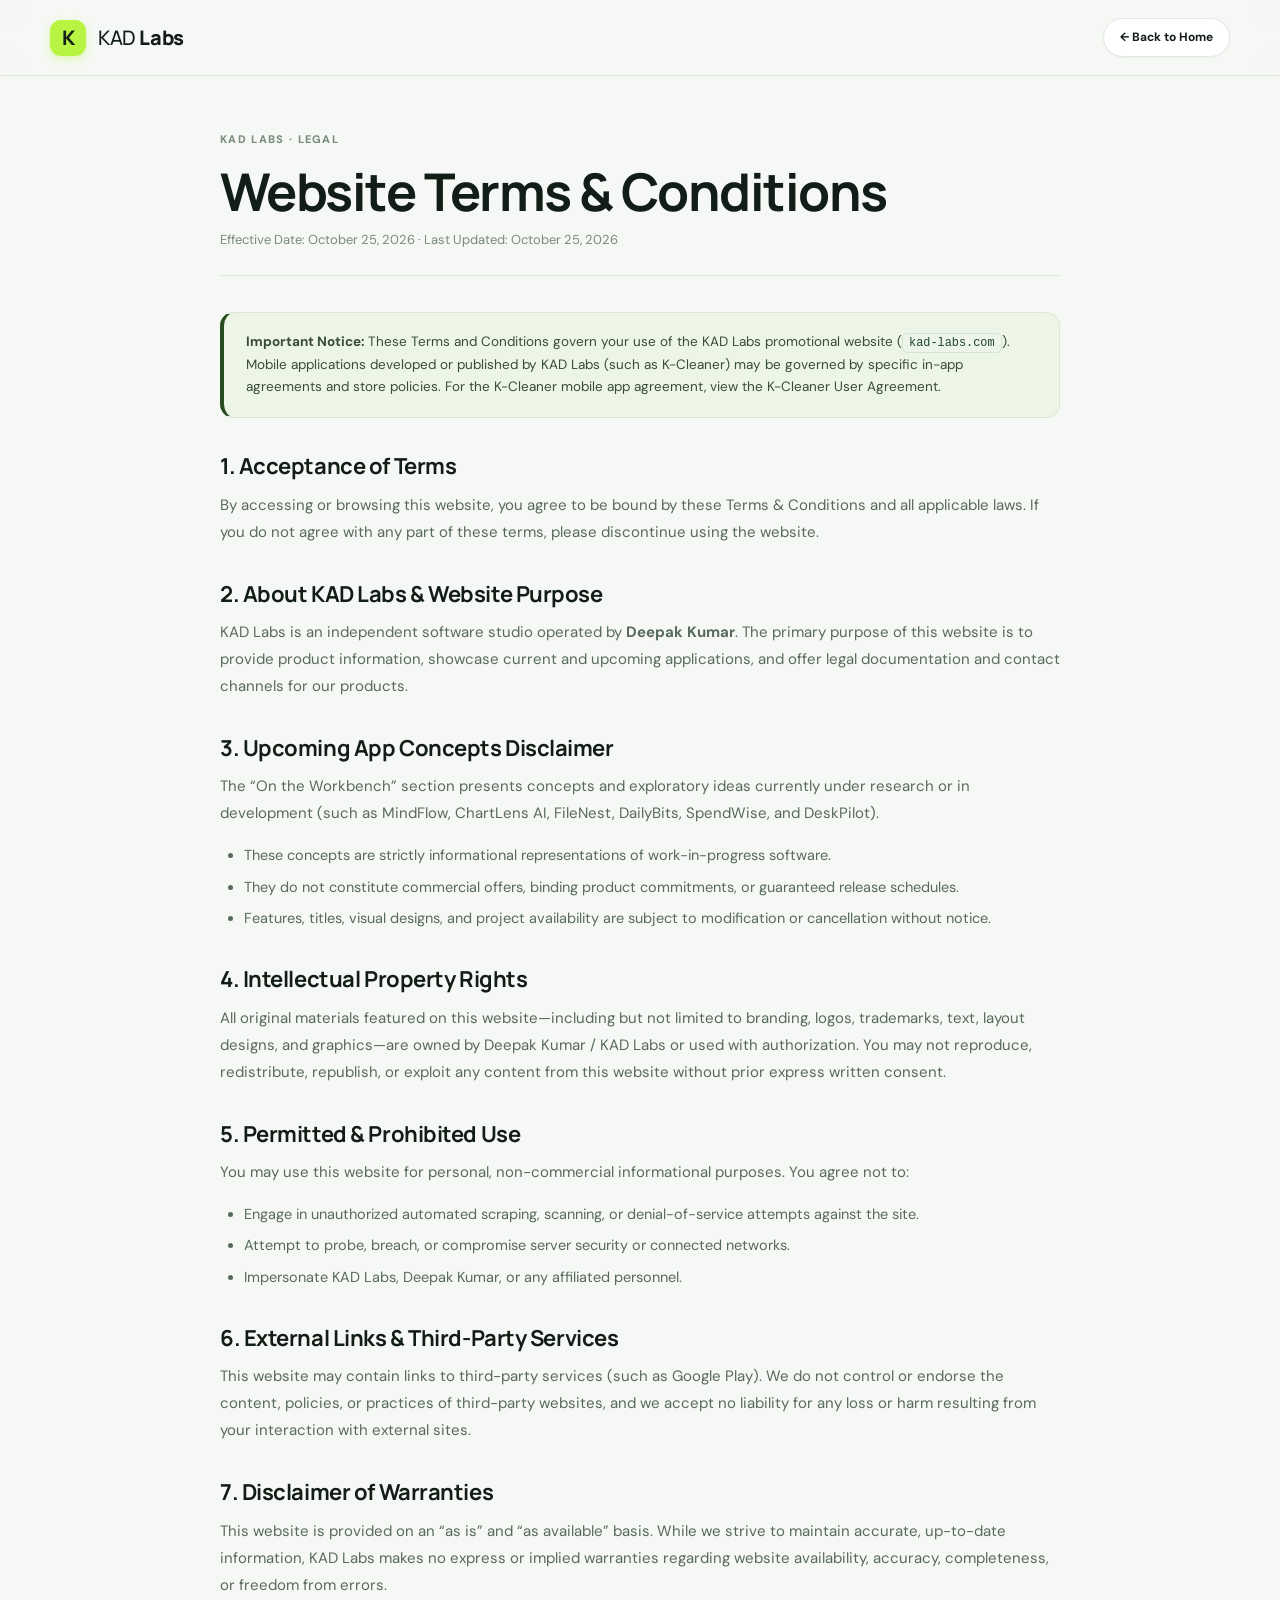
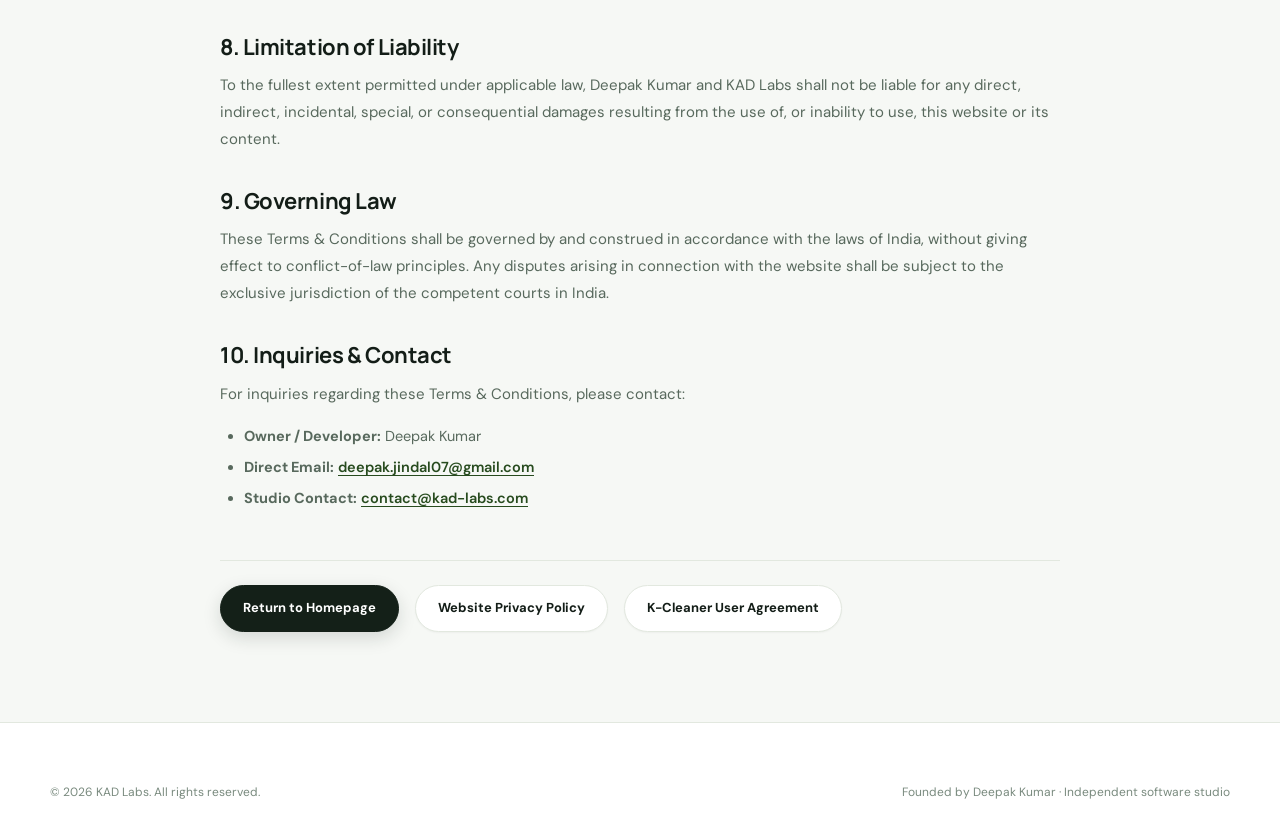
<file: terms.html>
<!DOCTYPE html>
<html lang="en">
<head>
  <meta charset="UTF-8">
  <meta name="viewport" content="width=device-width, initial-scale=1.0">
  <meta name="theme-color" content="#f6f8f5">
  <meta name="description" content="Terms & Conditions for using the KAD Labs website (kad-labs.com) operated by Deepak Kumar.">
  <link rel="canonical" href="https://kad-labs.com/terms.html">
  <title>Terms &amp; Conditions — KAD Labs</title>
  <link rel="icon" type="image/svg+xml" href="favicon.svg">
  <link rel="preconnect" href="https://fonts.googleapis.com">
  <link rel="preconnect" href="https://fonts.gstatic.com" crossorigin>
  <link href="https://fonts.googleapis.com/css2?family=DM+Sans:ital,opsz,wght@0,9..40,400;0,9..40,500;0,9..40,600;0,9..40,700;1,9..40,400&family=Manrope:wght@500;600;700;800&display=swap" rel="stylesheet">
  <link rel="stylesheet" href="styles.css">
</head>
<body>
  <a href="#legal-content" class="skip-link">Skip to main content</a>

  <header class="site-header">
    <div class="wrap header-container">
      <a href="index.html" class="brand" aria-label="KAD Labs homepage">
        <span class="brand-mark" aria-hidden="true">K</span>
        <span class="brand-text">KAD <b>Labs</b></span>
      </a>
      <a href="index.html" class="btn btn-secondary btn-sm">
        ← Back to Home
      </a>
    </div>
  </header>

  <main id="legal-content" class="legal-main wrap">
    <div class="legal-header">
      <div class="eyebrow">KAD LABS &middot; LEGAL</div>
      <h1>Website Terms &amp; Conditions</h1>
      <p class="legal-updated">Effective Date: October 25, 2026 &middot; Last Updated: October 25, 2026</p>
    </div>

    <div class="legal-callout">
      <strong>Important Notice:</strong> These Terms and Conditions govern your use of the KAD Labs promotional website (<code>kad-labs.com</code>). Mobile applications developed or published by KAD Labs (such as K-Cleaner) may be governed by specific in-app agreements and store policies. For the K-Cleaner mobile app agreement, view the <a href="agreement.html">K-Cleaner User Agreement</a>.
    </div>

    <div class="legal-content">
      <h2>1. Acceptance of Terms</h2>
      <p>
        By accessing or browsing this website, you agree to be bound by these Terms &amp; Conditions and all applicable laws. If you do not agree with any part of these terms, please discontinue using the website.
      </p>

      <h2>2. About KAD Labs &amp; Website Purpose</h2>
      <p>
        KAD Labs is an independent software studio operated by <strong>Deepak Kumar</strong>. The primary purpose of this website is to provide product information, showcase current and upcoming applications, and offer legal documentation and contact channels for our products.
      </p>

      <h2>3. Upcoming App Concepts Disclaimer</h2>
      <p>
        The &ldquo;On the Workbench&rdquo; section presents concepts and exploratory ideas currently under research or in development (such as MindFlow, ChartLens AI, FileNest, DailyBits, SpendWise, and DeskPilot).
      </p>
      <ul>
        <li>These concepts are strictly informational representations of work-in-progress software.</li>
        <li>They do not constitute commercial offers, binding product commitments, or guaranteed release schedules.</li>
        <li>Features, titles, visual designs, and project availability are subject to modification or cancellation without notice.</li>
      </ul>

      <h2>4. Intellectual Property Rights</h2>
      <p>
        All original materials featured on this website—including but not limited to branding, logos, trademarks, text, layout designs, and graphics—are owned by Deepak Kumar / KAD Labs or used with authorization. You may not reproduce, redistribute, republish, or exploit any content from this website without prior express written consent.
      </p>

      <h2>5. Permitted &amp; Prohibited Use</h2>
      <p>
        You may use this website for personal, non-commercial informational purposes. You agree not to:
      </p>
      <ul>
        <li>Engage in unauthorized automated scraping, scanning, or denial-of-service attempts against the site.</li>
        <li>Attempt to probe, breach, or compromise server security or connected networks.</li>
        <li>Impersonate KAD Labs, Deepak Kumar, or any affiliated personnel.</li>
      </ul>

      <h2>6. External Links &amp; Third-Party Services</h2>
      <p>
        This website may contain links to third-party services (such as Google Play). We do not control or endorse the content, policies, or practices of third-party websites, and we accept no liability for any loss or harm resulting from your interaction with external sites.
      </p>

      <h2>7. Disclaimer of Warranties</h2>
      <p>
        This website is provided on an &ldquo;as is&rdquo; and &ldquo;as available&rdquo; basis. While we strive to maintain accurate, up-to-date information, KAD Labs makes no express or implied warranties regarding website availability, accuracy, completeness, or freedom from errors.
      </p>

      <h2>8. Limitation of Liability</h2>
      <p>
        To the fullest extent permitted under applicable law, Deepak Kumar and KAD Labs shall not be liable for any direct, indirect, incidental, special, or consequential damages resulting from the use of, or inability to use, this website or its content.
      </p>

      <h2>9. Governing Law</h2>
      <p>
        These Terms &amp; Conditions shall be governed by and construed in accordance with the laws of India, without giving effect to conflict-of-law principles. Any disputes arising in connection with the website shall be subject to the exclusive jurisdiction of the competent courts in India.
      </p>

      <h2>10. Inquiries &amp; Contact</h2>
      <p>
        For inquiries regarding these Terms &amp; Conditions, please contact:
      </p>
      <ul>
        <li><strong>Owner / Developer:</strong> Deepak Kumar</li>
        <li><strong>Direct Email:</strong> <a href="mailto:deepak.jindal07@gmail.com">deepak.jindal07@gmail.com</a></li>
        <li><strong>Studio Contact:</strong> <a href="mailto:contact@kad-labs.com">contact@kad-labs.com</a></li>
      </ul>
    </div>

    <div class="legal-actions">
      <a href="index.html" class="btn btn-primary">Return to Homepage</a>
      <a href="privacy.html" class="btn btn-secondary">Website Privacy Policy</a>
      <a href="agreement.html" class="btn btn-secondary">K-Cleaner User Agreement</a>
    </div>
  </main>

  <footer class="site-footer">
    <div class="wrap footer-bottom">
      <div>&copy; <span id="year">2026</span> KAD Labs. All rights reserved.</div>
      <div>Founded by Deepak Kumar &middot; Independent software studio</div>
    </div>
  </footer>

  <script src="script.js"></script>
</body>
</html>
</file>
<file: styles.css>
/* ==========================================================================
   KAD Labs — Design System & Stylesheet
   Brand: KAD Labs (kad-labs.com)
   Tagline: Apps · Tools · Innovation
   Founder: Deepak Kumar
   ========================================================================== */

:root {
  /* Core Color Palette */
  --bg-main: #f6f8f5;
  --bg-card: #ffffff;
  --bg-card-subtle: #f0f4ee;
  --bg-card-muted: #e9efe7;
  --bg-dark: #142018;
  --bg-dark-card: #1c2b21;
  --bg-dark-hover: #263a2d;

  /* Accent Colors */
  --accent-lime: #b8f542;
  --accent-lime-bright: #c8ff54;
  --accent-lime-soft: #eaf8d1;
  --accent-lime-dark: #274b1e;
  --accent-pine: #284431;

  /* Text & Ink */
  --text-main: #131d17;
  --text-secondary: #58695d;
  --text-muted: #798a7e;
  --text-inverse: #f4f7f4;
  --text-inverse-muted: #a6b8ab;

  /* Borders & Lines */
  --border-light: #e2e8df;
  --border-subtle: #ebf0e8;
  --border-dark: #283a2d;

  /* App Category Accents */
  --tint-lilac-bg: #f2ecfd;
  --tint-lilac-fg: #6941c6;
  --tint-blue-bg: #e5f1ff;
  --tint-blue-fg: #175cd3;
  --tint-peach-bg: #ffeedd;
  --tint-peach-fg: #c4320a;
  --tint-green-bg: #e3f8df;
  --tint-green-fg: #2e7d32;
  --tint-gold-bg: #fef4d6;
  --tint-gold-fg: #b54708;
  --tint-rose-bg: #fde8ee;
  --tint-rose-fg: #c01048;

  /* Typography */
  --font-body: 'DM Sans', -apple-system, BlinkMacSystemFont, 'Segoe UI', Roboto, Helvetica, Arial, sans-serif;
  --font-display: 'Manrope', -apple-system, BlinkMacSystemFont, 'Segoe UI', Roboto, sans-serif;

  /* Shadows */
  --shadow-sm: 0 1px 2px rgba(18, 30, 22, 0.04);
  --shadow-md: 0 4px 14px rgba(18, 30, 22, 0.06);
  --shadow-lg: 0 16px 36px rgba(18, 30, 22, 0.08);
  --shadow-xl: 0 24px 60px rgba(18, 30, 22, 0.12);
  --shadow-phone: 0 25px 60px -10px rgba(15, 28, 20, 0.28);

  /* Layout */
  --wrap-max: 1180px;
  --wrap-pad: 24px;
  --header-height: 76px;
  --radius-sm: 8px;
  --radius-md: 14px;
  --radius-lg: 20px;
  --radius-xl: 28px;
  --radius-full: 9999px;

  /* Transitions */
  --ease: cubic-bezier(0.16, 1, 0.3, 1);
}

/* Base Reset & Box Sizing */
*, *::before, *::after {
  box-sizing: border-box;
  margin: 0;
  padding: 0;
}

html {
  scroll-behavior: smooth;
  scroll-padding-top: calc(var(--header-height) + 20px);
  -webkit-font-smoothing: antialiased;
  -moz-osx-font-smoothing: grayscale;
}

body {
  background-color: var(--bg-main);
  color: var(--text-main);
  font-family: var(--font-body);
  font-size: 15px;
  line-height: 1.6;
  overflow-x: hidden;
  position: relative;
}

/* Accessibility: Skip to Content */
.skip-link {
  position: absolute;
  top: -60px;
  left: 20px;
  background: var(--bg-dark);
  color: var(--accent-lime);
  padding: 10px 18px;
  border-radius: var(--radius-sm);
  font-weight: 700;
  font-size: 13px;
  z-index: 9999;
  transition: top 0.2s var(--ease);
  text-decoration: none;
}
.skip-link:focus {
  top: 15px;
  outline: 2px solid var(--accent-lime);
}

/* Focus Styling */
:focus-visible {
  outline: 2px solid var(--accent-lime-dark);
  outline-offset: 3px;
}

/* Selection */
::selection {
  background-color: var(--accent-lime);
  color: var(--text-main);
}

/* Typography Defaults */
h1, h2, h3, h4, h5, h6 {
  font-family: var(--font-display);
  color: var(--text-main);
  font-weight: 700;
  letter-spacing: -0.025em;
  line-height: 1.15;
}

p {
  color: var(--text-secondary);
}

a {
  color: inherit;
  text-decoration: none;
  transition: color 0.2s ease, opacity 0.2s ease;
}

img {
  max-width: 100%;
  height: auto;
  display: block;
}

/* Containers */
.wrap {
  width: min(var(--wrap-max), calc(100% - (var(--wrap-pad) * 2)));
  margin-inline: auto;
}

/* Shared Components & Badges */
.eyebrow {
  display: inline-flex;
  align-items: center;
  gap: 8px;
  font-size: 11px;
  letter-spacing: 0.12em;
  font-weight: 800;
  text-transform: uppercase;
  color: var(--text-muted);
}

.pulse-dot {
  width: 7px;
  height: 7px;
  border-radius: 50%;
  background: #5db336;
  box-shadow: 0 0 0 4px rgba(93, 179, 54, 0.22);
  display: inline-block;
  animation: pulse-ring 2.5s infinite;
}

@keyframes pulse-ring {
  0% { box-shadow: 0 0 0 0 rgba(93, 179, 54, 0.4); }
  70% { box-shadow: 0 0 0 6px rgba(93, 179, 54, 0); }
  100% { box-shadow: 0 0 0 0 rgba(93, 179, 54, 0); }
}

.section-head {
  display: flex;
  justify-content: space-between;
  align-items: flex-end;
  gap: 24px;
  margin-bottom: 36px;
}

.section-head-stacked {
  margin-bottom: 40px;
}

.section-title {
  font-size: clamp(28px, 3.8vw, 42px);
  letter-spacing: -0.03em;
  margin-top: 10px;
  line-height: 1.15;
}

.section-subtitle {
  font-size: 15px;
  color: var(--text-secondary);
  max-width: 540px;
  margin-top: 10px;
  line-height: 1.65;
}

.badge {
  display: inline-flex;
  align-items: center;
  gap: 6px;
  padding: 5px 12px;
  border-radius: var(--radius-full);
  font-size: 11px;
  font-weight: 700;
  letter-spacing: 0.04em;
  text-transform: uppercase;
  border: 1px solid var(--border-light);
  background: var(--bg-card);
  color: var(--text-secondary);
}

.badge-lime {
  background: var(--accent-lime-soft);
  color: var(--accent-lime-dark);
  border-color: rgba(93, 179, 54, 0.25);
}

/* Buttons */
.btn {
  display: inline-flex;
  align-items: center;
  justify-content: center;
  gap: 10px;
  padding: 12px 22px;
  border-radius: var(--radius-full);
  font-size: 13px;
  font-weight: 700;
  cursor: pointer;
  border: 1px solid transparent;
  transition: all 0.22s var(--ease);
  white-space: nowrap;
}

.btn:hover {
  transform: translateY(-2px);
}

.btn-primary {
  background: var(--bg-dark);
  color: #ffffff;
  border-color: var(--bg-dark);
  box-shadow: 0 6px 18px rgba(20, 32, 24, 0.15);
}
.btn-primary:hover {
  background: #25392b;
  border-color: #25392b;
  box-shadow: 0 8px 24px rgba(20, 32, 24, 0.22);
}

.btn-accent {
  background: var(--accent-lime);
  color: var(--bg-dark);
  border-color: var(--accent-lime);
  box-shadow: 0 4px 14px rgba(184, 245, 66, 0.35);
}
.btn-accent:hover {
  background: var(--accent-lime-bright);
  box-shadow: 0 6px 20px rgba(184, 245, 66, 0.5);
}

.btn-secondary {
  background: var(--bg-card);
  color: var(--text-main);
  border-color: var(--border-light);
  box-shadow: var(--shadow-sm);
}
.btn-secondary:hover {
  background: #fafcf9;
  border-color: #cbd4c7;
}

.btn-disabled {
  background: #e4ebe0;
  color: #647567;
  border-color: #d8e1d4;
  cursor: not-allowed;
  transform: none !important;
  box-shadow: none !important;
}

.btn-sm {
  padding: 9px 16px;
  font-size: 12px;
}

.btn-icon {
  font-size: 15px;
  line-height: 1;
}

.link-arrow {
  display: inline-flex;
  align-items: center;
  gap: 6px;
  font-weight: 700;
  font-size: 13px;
  color: var(--text-main);
}
.link-arrow span {
  transition: transform 0.2s var(--ease);
}
.link-arrow:hover span {
  transform: translateX(4px);
}
.link-arrow:hover {
  color: var(--accent-lime-dark);
}

/* ==========================================================================
   Header & Navigation
   ========================================================================== */
.site-header {
  position: sticky;
  top: 0;
  height: var(--header-height);
  background: rgba(246, 248, 245, 0.88);
  backdrop-filter: blur(14px);
  -webkit-backdrop-filter: blur(14px);
  border-bottom: 1px solid var(--border-light);
  z-index: 1000;
  transition: background-color 0.2s ease, border-color 0.2s ease;
}

.header-container {
  height: 100%;
  display: flex;
  align-items: center;
  justify-content: space-between;
  gap: 20px;
}

.brand {
  display: inline-flex;
  align-items: center;
  gap: 12px;
  font-family: var(--font-display);
  font-size: 20px;
  font-weight: 500;
  letter-spacing: -0.02em;
  color: var(--text-main);
}

.brand-mark {
  width: 36px;
  height: 36px;
  border-radius: 11px;
  background: var(--accent-lime);
  display: grid;
  place-items: center;
  font-weight: 800;
  font-size: 20px;
  color: var(--bg-dark);
  box-shadow: 0 3px 8px rgba(184, 245, 66, 0.4);
  transition: transform 0.2s var(--ease);
}

.brand:hover .brand-mark {
  transform: rotate(-4deg) scale(1.05);
}

.brand-text b {
  font-weight: 800;
}

.desktop-nav {
  display: flex;
  align-items: center;
  gap: 32px;
}

.desktop-nav a {
  font-size: 13.5px;
  font-weight: 600;
  color: var(--text-secondary);
  position: relative;
  padding: 6px 0;
}

.desktop-nav a:hover {
  color: var(--text-main);
}

.desktop-nav a.active {
  color: var(--text-main);
}
.desktop-nav a.active::after {
  content: "";
  position: absolute;
  bottom: 0;
  left: 0;
  width: 100%;
  height: 2px;
  background: var(--accent-lime-dark);
  border-radius: 2px;
}

.header-actions {
  display: flex;
  align-items: center;
  gap: 12px;
}

.mobile-toggle {
  display: none;
  background: none;
  border: 1px solid var(--border-light);
  border-radius: var(--radius-sm);
  width: 40px;
  height: 40px;
  cursor: pointer;
  padding: 8px;
  flex-direction: column;
  justify-content: space-around;
  align-items: center;
}

.mobile-toggle span {
  display: block;
  width: 20px;
  height: 2px;
  background: var(--text-main);
  border-radius: 2px;
  transition: transform 0.25s ease, opacity 0.25s ease;
}

.mobile-toggle.active span:nth-child(1) {
  transform: translateY(6px) rotate(45deg);
}
.mobile-toggle.active span:nth-child(2) {
  opacity: 0;
}
.mobile-toggle.active span:nth-child(3) {
  transform: translateY(-6px) rotate(-45deg);
}

.mobile-drawer {
  display: none;
  position: fixed;
  top: var(--header-height);
  left: 0;
  right: 0;
  background: var(--bg-main);
  border-bottom: 1px solid var(--border-light);
  padding: 24px;
  flex-direction: column;
  gap: 18px;
  box-shadow: var(--shadow-xl);
  z-index: 999;
}

.mobile-drawer.open {
  display: flex;
}

.mobile-drawer a {
  font-size: 16px;
  font-weight: 600;
  color: var(--text-main);
  padding: 8px 0;
  border-bottom: 1px solid var(--border-subtle);
}

.mobile-drawer .btn {
  width: 100%;
  margin-top: 8px;
}

/* ==========================================================================
   Hero Section
   ========================================================================== */
.hero {
  padding-top: 55px;
  padding-bottom: 80px;
}

.hero-grid {
  display: grid;
  grid-template-columns: 1.1fr 0.9fr;
  align-items: center;
  gap: 50px;
}

.hero-copy {
  max-width: 580px;
}

.hero h1 {
  font-size: clamp(42px, 5.2vw, 68px);
  line-height: 1.08;
  letter-spacing: -0.035em;
  margin: 20px 0;
  font-weight: 800;
}

.hero h1 span {
  color: #647d69;
}

.hero-lead {
  font-size: 16.5px;
  line-height: 1.75;
  color: var(--text-secondary);
  max-width: 510px;
}

.hero-actions {
  display: flex;
  align-items: center;
  gap: 18px;
  margin-top: 34px;
  flex-wrap: wrap;
}

.hero-trust {
  display: flex;
  align-items: center;
  gap: 16px;
  margin-top: 44px;
  padding-top: 24px;
  border-top: 1px solid var(--border-light);
}

.avatar-stack {
  display: flex;
  align-items: center;
}

.hero-avatar-photo {
  width: 32px;
  height: 32px;
  border-radius: 50%;
  border: 2px solid var(--bg-main);
  object-fit: cover;
  flex-shrink: 0;
  box-shadow: 0 2px 6px rgba(0, 0, 0, 0.15);
}

.avatar-stack span {
  width: 32px;
  height: 32px;
  border-radius: 50%;
  border: 2px solid var(--bg-main);
  display: grid;
  place-items: center;
  font-size: 12px;
  font-weight: 800;
  margin-left: -8px;
}

.avatar-stack span:first-child {
  margin-left: 0;
  background: #d3e7fa;
  color: #1e5288;
}
.avatar-stack span:nth-child(2) {
  background: #e4fad2;
  color: #2b611e;
}
.avatar-stack span:nth-child(3) {
  background: #fadcd2;
  color: #7d331e;
}

.trust-text {
  font-size: 12px;
  line-height: 1.45;
  color: var(--text-muted);
}
.trust-text strong {
  color: var(--text-main);
  display: block;
}

/* Hero Art Composition */
/* Hero Art Composition — High Fidelity Match to Attached Design */
.hero-art {
  position: relative;
  height: 500px;
  display: flex;
  align-items: center;
  justify-content: center;
  isolation: isolate;
}

.hero-art-backdrop {
  position: absolute;
  width: 420px;
  height: 420px;
  border-radius: 50%;
  background: radial-gradient(circle at 55% 50%, rgba(184, 245, 66, 0.3) 0%, rgba(246, 248, 245, 0) 70%);
  z-index: -2;
}

.art-orbit {
  position: absolute;
  border: 1.5px dashed rgba(120, 165, 115, 0.35);
  border-radius: 50%;
  pointer-events: none;
}
.art-orbit-1 {
  width: 490px;
  height: 290px;
  transform: rotate(-22deg);
}
.art-orbit-2 {
  width: 430px;
  height: 390px;
  transform: rotate(34deg);
}

.orbit-dot {
  position: absolute;
  width: 7px;
  height: 7px;
  border-radius: 50%;
  background: #62a842;
  box-shadow: 0 0 0 3px rgba(98, 168, 66, 0.25);
}
.orbit-dot-1 { top: 18%; left: 10%; }
.orbit-dot-2 { bottom: 22%; right: 7%; }
.orbit-dot-3 { top: 44%; right: -3px; }

.art-card {
  position: absolute;
  box-shadow: var(--shadow-xl);
  transition: transform 0.35s var(--ease);
}
.art-card:hover {
  transform: translateY(-4px) scale(1.02);
}

/* Background Storage Optimization Chart Card */
.storage-chart-card {
  width: 330px;
  height: 225px;
  background: #ffffff;
  border-radius: 20px;
  box-shadow: 0 16px 45px rgba(20, 36, 22, 0.08);
  border: 1px solid rgba(255, 255, 255, 0.9);
  padding: 18px 22px 14px;
  right: 2%;
  top: 32px;
  transform: rotate(4.5deg);
  z-index: 1;
  display: flex;
  flex-direction: column;
}

.storage-chart-header {
  display: flex;
  justify-content: space-between;
  align-items: center;
}

.storage-chart-title {
  font-family: var(--font-display);
  font-size: 10px;
  font-weight: 800;
  letter-spacing: 0.1em;
  color: #1e3323;
}

.storage-chart-pill {
  display: inline-flex;
  align-items: center;
  gap: 5px;
  background: #f0f4ee;
  border-radius: 999px;
  padding: 4px 10px;
  font-size: 10.5px;
  font-weight: 600;
  color: #58695d;
}

.storage-chart-body {
  display: flex;
  gap: 10px;
  margin-top: 14px;
  flex: 1;
  position: relative;
}

.chart-y-axis {
  display: flex;
  flex-direction: column;
  justify-content: space-between;
  font-size: 9px;
  color: #8a9688;
  font-weight: 600;
  text-align: right;
  width: 24px;
  padding-bottom: 22px;
  padding-top: 4px;
}

.chart-plot {
  position: relative;
  flex: 1;
  height: 100%;
}

.chart-grid-lines {
  position: absolute;
  inset: 0;
  display: flex;
  flex-direction: column;
  justify-content: space-between;
  padding-bottom: 22px;
  padding-top: 8px;
  pointer-events: none;
}
.chart-grid-lines i {
  display: block;
  width: 100%;
  border-bottom: 1px dashed #e2e8df;
}

.chart-bars {
  display: flex;
  justify-content: space-between;
  align-items: flex-end;
  height: 100%;
  position: relative;
  z-index: 2;
  padding-bottom: 20px;
}

.chart-col {
  display: flex;
  flex-direction: column;
  align-items: center;
  justify-content: flex-end;
  height: 100%;
  width: 24px;
  position: relative;
}

.chart-bar-fill {
  width: 14px;
  background: #c3e8b4;
  border-radius: 4px;
  transition: height 0.3s ease;
}

.bar-featured {
  background: #256b37 !important;
  width: 16px;
}

.chart-col.col-highlight .chart-tooltip {
  position: absolute;
  top: 6px;
  background: #173b20;
  color: #ffffff;
  padding: 2.5px 8px;
  border-radius: 999px;
  font-size: 9px;
  font-weight: 800;
  white-space: nowrap;
  box-shadow: 0 3px 8px rgba(0, 0, 0, 0.2);
  z-index: 5;
}

.chart-col.col-highlight .chart-tooltip::after {
  content: "";
  position: absolute;
  bottom: -3px;
  left: 50%;
  transform: translateX(-50%);
  border-left: 3px solid transparent;
  border-right: 3px solid transparent;
  border-top: 3px solid #173b20;
}

.chart-day {
  font-size: 8px;
  color: #78877b;
  font-weight: 600;
  margin-top: 6px;
  position: absolute;
  bottom: 0;
}

/* Foreground K-Cleaner Spotlight Card */
.kcleaner-hero-card {
  width: 295px;
  background: #ffffff;
  border-radius: 28px;
  box-shadow: 0 26px 65px rgba(18, 35, 20, 0.14);
  border: 1px solid rgba(255, 255, 255, 0.95);
  padding: 22px;
  left: 3%;
  top: 60px;
  transform: rotate(-4.5deg);
  z-index: 2;
  display: flex;
  flex-direction: column;
}

.card-app-stage {
  background: linear-gradient(135deg, #a7f626 0%, #7ee320 60%, #5ec712 100%);
  border-radius: 20px;
  padding: 26px 16px 18px;
  display: flex;
  flex-direction: column;
  align-items: center;
  justify-content: center;
  position: relative;
  overflow: hidden;
  box-shadow: 0 12px 28px rgba(167, 246, 38, 0.35);
}

.stage-bubble {
  position: absolute;
  border-radius: 50%;
  pointer-events: none;
}
.stage-bubble.bubble-1 {
  width: 120px;
  height: 120px;
  top: -35px;
  right: -30px;
  background: radial-gradient(circle, rgba(255, 255, 255, 0.45) 0%, rgba(255, 255, 255, 0) 70%);
}
.stage-bubble.bubble-2 {
  width: 90px;
  height: 90px;
  bottom: -25px;
  left: -25px;
  background: radial-gradient(circle, rgba(255, 255, 255, 0.3) 0%, rgba(255, 255, 255, 0) 70%);
}

.stage-sparkle {
  position: absolute;
  top: 14px;
  right: 20px;
  font-size: 16px;
  color: #16381e;
  z-index: 2;
}

.hero-kcleaner-showcase {
  position: relative;
  display: flex;
  align-items: center;
  justify-content: center;
  z-index: 2;
}

.hero-kcleaner-logo {
  width: 86px;
  height: 86px;
  border-radius: 24px;
  object-fit: cover;
  background: #ffffff;
  border: 3.5px solid #ffffff;
  box-shadow: 0 10px 24px rgba(20, 36, 22, 0.22);
  transition: transform 0.25s var(--ease);
}
.hero-kcleaner-logo:hover {
  transform: scale(1.05) rotate(-2deg);
}

.hero-kcleaner-tag {
  background: #17381f;
  color: #ffffff;
  border-radius: 999px;
  padding: 5px 14px;
  font-size: 9.5px;
  font-weight: 800;
  letter-spacing: 0.08em;
  display: inline-flex;
  align-items: center;
  gap: 7px;
  margin-top: 14px;
  box-shadow: 0 4px 12px rgba(0, 0, 0, 0.18);
  z-index: 2;
}

.android-icon {
  color: #a7f626;
  flex-shrink: 0;
}

.card-front-content {
  margin-top: 22px;
}

.card-front-title {
  font-family: var(--font-display);
  font-size: 30px;
  font-weight: 800;
  letter-spacing: -0.035em;
  color: #0d1a11;
  margin: 0;
  line-height: 1.1;
}

.card-front-sub {
  font-size: 15px;
  color: #58695d;
  line-height: 1.45;
  margin-top: 8px;
  font-weight: 500;
  margin-bottom: 0;
}

.card-front-foot {
  margin-top: 24px;
  padding-top: 16px;
  border-top: 1px solid #edf2ea;
  display: flex;
  justify-content: space-between;
  align-items: center;
}

.card-foot-left {
  display: flex;
  align-items: center;
  gap: 8px;
  font-size: 10px;
  font-weight: 800;
  letter-spacing: 0.09em;
  color: #647568;
}

.card-foot-btn {
  width: 32px;
  height: 32px;
  border-radius: 50%;
  background: #f0f4ee;
  border: 1px solid #e2e8df;
  display: grid;
  place-items: center;
  color: #16241a;
  font-weight: 700;
  transition: all 0.2s ease;
}
.card-foot-btn:hover {
  background: #e4ece1;
  transform: translateX(2px);
}

.art-badge-float {
  position: absolute;
  bottom: 20px;
  right: 6%;
  background: #edf5e6;
  border: 1px solid #dce8d2;
  border-radius: 999px;
  padding: 9px 18px;
  font-size: 12px;
  font-weight: 700;
  color: #27412e;
  display: inline-flex;
  align-items: center;
  gap: 7px;
  box-shadow: 0 8px 24px rgba(22, 38, 24, 0.08);
  z-index: 3;
}

.badge-spark {
  color: #3f7b44;
  font-size: 14px;
}

/* ==========================================================================
   Featured Product Section: K-Cleaner
   ========================================================================== */
.featured-section {
  padding-top: 40px;
  padding-bottom: 90px;
}

.featured-card {
  background: #edf3e7;
  border: 1px solid #dce6d4;
  border-radius: var(--radius-xl);
  overflow: hidden;
  display: grid;
  grid-template-columns: 1fr 1fr;
  box-shadow: var(--shadow-lg);
}

/* Phone Showcase Frame */
.featured-visual {
  position: relative;
  background: radial-gradient(ellipse at 50% 50%, #dbe8cf 0%, #e9f2e3 70%);
  display: flex;
  align-items: center;
  justify-content: center;
  padding: 50px 30px;
  overflow: hidden;
}

.phone-mockup-wrapper {
  position: relative;
  width: 260px;
  height: 520px;
  z-index: 2;
  filter: drop-shadow(0 20px 40px rgba(22, 38, 25, 0.22));
}

.phone-frame {
  width: 100%;
  height: 100%;
  background: #17241c;
  border-radius: 40px;
  padding: 10px;
  position: relative;
  box-shadow: inset 0 0 0 2px #384f3f;
}

.phone-notch {
  position: absolute;
  top: 16px;
  left: 50%;
  transform: translateX(-50%);
  width: 60px;
  height: 6px;
  background: #25372b;
  border-radius: 4px;
  z-index: 10;
}

.phone-screen {
  width: 100%;
  height: 100%;
  border-radius: 32px;
  overflow: hidden;
  background: #ffffff;
  position: relative;
}

.phone-carousel-container {
  display: flex;
  align-items: center;
  justify-content: center;
  gap: 16px;
  position: relative;
  width: 100%;
}

.carousel-arrow {
  width: 44px;
  height: 44px;
  border-radius: 50%;
  background: #ffffff;
  border: 1px solid var(--border-light);
  color: var(--text-main);
  display: flex;
  align-items: center;
  justify-content: center;
  cursor: pointer;
  box-shadow: 0 4px 16px rgba(20, 36, 24, 0.12);
  transition: all 0.2s var(--ease);
  z-index: 5;
  flex-shrink: 0;
  outline: none;
}

.carousel-arrow:hover {
  background: var(--bg-dark);
  color: #ffffff;
  border-color: var(--bg-dark);
  transform: scale(1.08);
}

.carousel-arrow:active {
  transform: scale(0.96);
}

.carousel-arrow:focus-visible {
  box-shadow: 0 0 0 3px rgba(184, 245, 66, 0.6);
}

.phone-slider-track {
  display: flex;
  width: 100%;
  height: 100%;
  transition: transform 0.4s cubic-bezier(0.16, 1, 0.3, 1);
}

.phone-slide {
  min-width: 100%;
  height: 100%;
  flex-shrink: 0;
}

.phone-slide img {
  width: 100%;
  height: 100%;
  object-fit: cover;
  object-position: top;
  display: block;
  user-select: none;
  -webkit-user-drag: none;
}

.carousel-dots {
  display: flex;
  align-items: center;
  justify-content: center;
  gap: 7px;
  margin-top: 14px;
}

.carousel-dot {
  width: 8px;
  height: 8px;
  border-radius: 50%;
  background: #c3d2bf;
  border: none;
  cursor: pointer;
  padding: 0;
  transition: all 0.25s var(--ease);
}

.carousel-dot:hover {
  background: #8aa385;
}

.carousel-dot.active {
  width: 22px;
  border-radius: 10px;
  background: var(--bg-dark);
}

.phone-floating-pill {
  position: absolute;
  bottom: 35px;
  left: -20px;
  background: #ffffff;
  border: 1px solid var(--border-light);
  border-radius: var(--radius-md);
  padding: 12px 16px;
  box-shadow: var(--shadow-lg);
  font-family: var(--font-display);
  font-size: 12px;
  font-weight: 700;
  display: flex;
  align-items: center;
  gap: 10px;
  z-index: 5;
  transform: rotate(-3deg);
}

.phone-floating-pill .pill-icon {
  width: 28px;
  height: 28px;
  border-radius: 8px;
  background: var(--accent-lime-soft);
  display: grid;
  place-items: center;
  color: var(--accent-lime-dark);
  font-size: 14px;
}

/* Featured Copy */
.featured-copy {
  padding: 60px 54px;
  display: flex;
  flex-direction: column;
  justify-content: center;
}

.featured-header-badge {
  display: inline-flex;
  align-items: center;
  gap: 8px;
  font-size: 11px;
  font-weight: 800;
  letter-spacing: 0.1em;
  color: var(--accent-lime-dark);
  background: rgba(184, 245, 66, 0.25);
  border: 1px solid rgba(184, 245, 66, 0.45);
  padding: 5px 12px;
  border-radius: var(--radius-full);
  align-self: flex-start;
  margin-bottom: 16px;
}

.featured-copy h3 {
  font-size: clamp(32px, 3.8vw, 46px);
  line-height: 1.1;
  letter-spacing: -0.03em;
  margin-bottom: 16px;
}

.featured-desc {
  font-size: 15px;
  line-height: 1.75;
  color: var(--text-secondary);
  margin-bottom: 24px;
}

.feature-pill-grid {
  display: grid;
  grid-template-columns: 1fr 1fr;
  gap: 12px;
  margin-bottom: 30px;
}

.feature-pill-item {
  display: flex;
  align-items: flex-start;
  gap: 10px;
  background: rgba(255, 255, 255, 0.7);
  padding: 10px 14px;
  border-radius: var(--radius-md);
  border: 1px solid rgba(255, 255, 255, 0.9);
}

.feature-check {
  width: 20px;
  height: 20px;
  border-radius: 50%;
  background: var(--accent-lime);
  color: var(--accent-lime-dark);
  display: grid;
  place-items: center;
  font-size: 11px;
  font-weight: 800;
  flex-shrink: 0;
  margin-top: 1px;
}

.feature-pill-item span {
  font-size: 12.5px;
  font-weight: 600;
  color: var(--text-main);
  line-height: 1.35;
}

.featured-status-box {
  background: var(--bg-card);
  border: 1px solid var(--border-light);
  border-radius: var(--radius-md);
  padding: 16px 20px;
  margin-bottom: 24px;
}

.status-header {
  display: flex;
  align-items: center;
  justify-content: space-between;
  gap: 10px;
  margin-bottom: 6px;
}

.status-badge {
  font-size: 10px;
  font-weight: 800;
  letter-spacing: 0.08em;
  color: #3b6b28;
  display: inline-flex;
  align-items: center;
  gap: 6px;
}

.status-badge::before {
  content: "";
  width: 6px;
  height: 6px;
  border-radius: 50%;
  background: #4caf50;
}

.status-body {
  font-size: 12.5px;
  color: var(--text-secondary);
  line-height: 1.5;
}

.featured-actions {
  display: flex;
  align-items: center;
  gap: 16px;
  flex-wrap: wrap;
}

.featured-legal-link {
  font-size: 12px;
  color: var(--text-muted);
  margin-top: 14px;
}
.featured-legal-link a {
  text-decoration: underline;
  text-underline-offset: 3px;
  color: var(--text-secondary);
  font-weight: 600;
}

/* ==========================================================================
   Upcoming Apps Section: On The Workbench
   ========================================================================== */
.upcoming-section {
  background: #edf2eb;
  padding: 90px 0;
  border-top: 1px solid var(--border-light);
  border-bottom: 1px solid var(--border-light);
}

.app-grid {
  display: grid;
  grid-template-columns: repeat(3, 1fr);
  gap: 20px;
}

.app-card {
  position: relative;
  background: var(--bg-card);
  border: 1px solid var(--border-light);
  border-radius: var(--radius-lg);
  padding: 28px 26px 22px;
  display: flex;
  flex-direction: column;
  transition: transform 0.22s var(--ease), box-shadow 0.22s var(--ease), border-color 0.22s ease;
  box-shadow: var(--shadow-sm);
}

.app-card:hover {
  transform: translateY(-4px);
  box-shadow: var(--shadow-lg);
  border-color: #cbd7c7;
}

.app-card-top {
  display: flex;
  align-items: flex-start;
  justify-content: space-between;
  margin-bottom: 20px;
}

.app-icon {
  width: 50px;
  height: 50px;
  border-radius: 16px;
  display: grid;
  place-items: center;
  font-size: 22px;
  font-weight: 800;
}

.icon-lilac { background: var(--tint-lilac-bg); color: var(--tint-lilac-fg); }
.icon-blue { background: var(--tint-blue-bg); color: var(--tint-blue-fg); }
.icon-peach { background: var(--tint-peach-bg); color: var(--tint-peach-fg); }
.icon-green { background: var(--tint-green-bg); color: var(--tint-green-fg); }
.icon-gold { background: var(--tint-gold-bg); color: var(--tint-gold-fg); }
.icon-rose { background: var(--tint-rose-bg); color: var(--tint-rose-fg); }

.app-status-tag {
  font-size: 9px;
  letter-spacing: 0.08em;
  font-weight: 800;
  color: var(--text-muted);
  border: 1px solid var(--border-light);
  background: var(--bg-main);
  padding: 4px 10px;
  border-radius: var(--radius-full);
}

.app-card h3 {
  font-size: 20px;
  letter-spacing: -0.02em;
  margin-bottom: 8px;
}

.app-card p {
  font-size: 13px;
  color: var(--text-secondary);
  line-height: 1.65;
  margin-bottom: 26px;
  flex-grow: 1;
}

.app-card-foot {
  display: flex;
  justify-content: space-between;
  align-items: center;
  padding-top: 14px;
  border-top: 1px solid var(--border-subtle);
  font-size: 11px;
  color: var(--text-muted);
  font-weight: 600;
}

.app-card-foot span:last-child {
  font-size: 14px;
  color: var(--accent-lime-dark);
}

/* Core Capabilities / Deep Dive Visual Gallery */
.kcleaner-deep-dive {
  margin-top: 50px;
  padding-top: 44px;
  border-top: 1px solid var(--border-light);
}

.deep-dive-head {
  text-align: center;
  max-width: 640px;
  margin: 0 auto 36px;
}

.deep-dive-head h3 {
  font-size: clamp(24px, 3vw, 32px);
  margin: 8px 0 10px;
  letter-spacing: -0.02em;
}

.deep-dive-head p {
  color: var(--text-secondary);
  font-size: 15px;
  line-height: 1.5;
}

.promo-grid {
  display: grid;
  grid-template-columns: repeat(3, 1fr);
  gap: 24px;
}

.promo-card {
  background: #ffffff;
  border: 1px solid var(--border-light);
  border-radius: var(--radius-lg);
  overflow: hidden;
  box-shadow: var(--shadow-sm);
  display: flex;
  flex-direction: column;
  transition: transform 0.3s var(--ease), box-shadow 0.3s var(--ease), border-color 0.3s var(--ease);
}

.promo-card:hover {
  transform: translateY(-5px);
  box-shadow: 0 16px 36px rgba(22, 38, 25, 0.12);
  border-color: #cbd7c7;
}

.promo-img-wrap {
  background: #0b141e;
  overflow: hidden;
  aspect-ratio: 16 / 10;
  position: relative;
  display: flex;
  align-items: center;
  justify-content: center;
}

.promo-img-wrap img {
  width: 100%;
  height: 100%;
  object-fit: cover;
  object-position: center;
  transition: transform 0.4s var(--ease);
}

.promo-card:hover .promo-img-wrap img {
  transform: scale(1.04);
}

.promo-card-body {
  padding: 24px 22px 26px;
  display: flex;
  flex-direction: column;
  flex: 1;
}

.promo-tag {
  font-size: 10.5px;
  font-weight: 800;
  letter-spacing: 0.08em;
  color: var(--accent-lime-dark);
  text-transform: uppercase;
  margin-bottom: 8px;
}

.promo-card-body h4 {
  font-size: 18px;
  font-weight: 800;
  margin-bottom: 8px;
  letter-spacing: -0.01em;
}

.promo-card-body p {
  font-size: 13.5px;
  color: var(--text-secondary);
  line-height: 1.55;
  margin: 0;
}

/* MindFlow Featured Card in App Grid */
.app-card-featured {
  grid-column: span 2;
  display: grid;
  grid-template-columns: 1.15fr 1fr;
  gap: 0;
  padding: 0;
  overflow: hidden;
}

.app-card-media {
  background: #0d1117;
  position: relative;
  min-height: 240px;
  overflow: hidden;
}

.app-card-media img {
  width: 100%;
  height: 100%;
  object-fit: cover;
  object-position: center;
  display: block;
  transition: transform 0.4s var(--ease);
}

.app-card-featured:hover .app-card-media img {
  transform: scale(1.03);
}

.media-overlay {
  position: absolute;
  bottom: 14px;
  left: 14px;
  z-index: 2;
}

.preview-badge {
  display: inline-flex;
  align-items: center;
  gap: 6px;
  background: rgba(15, 23, 42, 0.85);
  backdrop-filter: blur(8px);
  -webkit-backdrop-filter: blur(8px);
  color: #ffffff;
  font-size: 10.5px;
  font-weight: 700;
  padding: 5px 12px;
  border-radius: var(--radius-full);
  border: 1px solid rgba(255, 255, 255, 0.18);
  box-shadow: 0 4px 12px rgba(0,0,0,0.25);
}

.app-card-content {
  padding: 28px 26px;
  display: flex;
  flex-direction: column;
  justify-content: space-between;
}

.workbench-disclaimer {
  margin-top: 32px;
  text-align: center;
  font-size: 12px;
  color: var(--text-muted);
  max-width: 700px;
  margin-inline: auto;
  line-height: 1.6;
}

/* ==========================================================================
   Approach & Values Section (Section 4.F)
   ========================================================================== */
.approach-section {
  padding: 100px 0;
}

.values-grid {
  display: grid;
  grid-template-columns: repeat(3, 1fr);
  gap: 24px;
  margin-top: 40px;
}

.value-card {
  background: var(--bg-card);
  border: 1px solid var(--border-light);
  border-radius: var(--radius-lg);
  padding: 34px 28px;
  position: relative;
  transition: transform 0.22s var(--ease), box-shadow 0.22s var(--ease);
}

.value-card:hover {
  transform: translateY(-3px);
  box-shadow: var(--shadow-md);
}

.value-num {
  font-family: var(--font-display);
  font-size: 14px;
  font-weight: 800;
  letter-spacing: 0.1em;
  color: var(--accent-lime-dark);
  margin-bottom: 20px;
  display: inline-block;
  background: var(--accent-lime-soft);
  padding: 4px 10px;
  border-radius: var(--radius-full);
}

.value-card h3 {
  font-size: 21px;
  margin-bottom: 12px;
  letter-spacing: -0.02em;
}

.value-card p {
  font-size: 14px;
  line-height: 1.7;
  color: var(--text-secondary);
}

/* ==========================================================================
   About Section
   ========================================================================== */
.about-section {
  padding: 70px 0 100px;
}

.about-grid {
  display: grid;
  grid-template-columns: 0.85fr 1.15fr;
  gap: 60px;
  align-items: center;
}

.about-visual {
  background: #e8efe2;
  border: 1px solid var(--border-light);
  border-radius: var(--radius-xl);
  height: 480px;
  position: relative;
  display: flex;
  flex-direction: column;
  align-items: center;
  justify-content: center;
  overflow: hidden;
}

.about-visual::before,
.about-visual::after {
  content: "";
  position: absolute;
  border: 1px solid #d3dfcc;
  border-radius: 50%;
}
.about-visual::before {
  width: 440px;
  height: 440px;
}
.about-visual::after {
  width: 336px;
  height: 336px;
}

.about-photo-wrapper {
  position: relative;
  width: 324px;
  height: 324px;
  border-radius: 52px;
  padding: 8px;
  background: linear-gradient(145deg, #ffffff 0%, #e2ebd9 100%);
  border: 3.5px solid #ffffff;
  box-shadow: 0 24px 56px rgba(30, 48, 35, 0.2);
  z-index: 2;
  transition: transform 0.3s var(--ease);
}

.about-photo-wrapper:hover {
  transform: translateY(-4px) scale(1.02);
}

.about-photo {
  width: 100%;
  height: 100%;
  border-radius: 44px;
  object-fit: cover;
  object-position: center 20%;
  display: block;
}

.about-photo-brandmark {
  position: absolute;
  bottom: -6px;
  right: -6px;
  width: 52px;
  height: 52px;
  background: var(--accent-lime);
  border: 3.5px solid #ffffff;
  border-radius: 16px;
  display: grid;
  place-items: center;
  font-family: var(--font-display);
  font-size: 24px;
  font-weight: 800;
  color: var(--bg-dark);
  box-shadow: 0 6px 16px rgba(0, 0, 0, 0.18);
}

.about-photo-tag {
  z-index: 2;
  display: inline-flex;
  align-items: center;
  gap: 8px;
  background: #ffffff;
  border: 1px solid var(--border-light);
  border-radius: var(--radius-full);
  padding: 7px 16px;
  margin-top: 18px;
  font-size: 11.5px;
  font-weight: 700;
  color: var(--text-secondary);
  box-shadow: var(--shadow-sm);
}

.about-copy h2 {
  font-size: clamp(30px, 3.8vw, 44px);
  margin-top: 10px;
  margin-bottom: 20px;
  line-height: 1.15;
}

.about-copy p {
  font-size: 15px;
  line-height: 1.8;
  color: var(--text-secondary);
  margin-bottom: 18px;
}

.about-meta {
  display: flex;
  gap: 24px;
  margin-top: 28px;
  padding-top: 24px;
  border-top: 1px solid var(--border-light);
  flex-wrap: wrap;
}

.about-meta-item strong {
  display: block;
  font-size: 18px;
  font-family: var(--font-display);
  color: var(--text-main);
}
.about-meta-item span {
  font-size: 11px;
  color: var(--text-muted);
  text-transform: uppercase;
  letter-spacing: 0.05em;
  font-weight: 700;
}

/* ==========================================================================
   Contact Section
   ========================================================================== */
.contact-section {
  background: var(--bg-dark);
  color: var(--text-inverse);
  padding: 80px 0;
  border-radius: var(--radius-xl);
  margin-bottom: 60px;
}

.contact-inner {
  display: grid;
  grid-template-columns: 1.1fr 0.9fr;
  gap: 40px;
  align-items: center;
}

.contact-copy .eyebrow {
  color: var(--accent-lime);
}

.contact-copy h2 {
  color: #ffffff;
  font-size: clamp(30px, 3.6vw, 42px);
  margin: 12px 0 16px;
}

.contact-copy p {
  color: var(--text-inverse-muted);
  font-size: 15px;
  line-height: 1.7;
  max-width: 480px;
}

.contact-methods {
  display: flex;
  flex-direction: column;
  gap: 16px;
}

.contact-box {
  background: var(--bg-dark-card);
  border: 1px solid var(--border-dark);
  border-radius: var(--radius-md);
  padding: 20px 24px;
  display: flex;
  align-items: center;
  justify-content: space-between;
  gap: 16px;
  transition: border-color 0.2s ease, background 0.2s ease;
}

.contact-box:hover {
  border-color: #43624c;
  background: var(--bg-dark-hover);
}

.contact-box-info span {
  display: block;
  font-size: 11px;
  font-weight: 700;
  letter-spacing: 0.08em;
  text-transform: uppercase;
  color: var(--accent-lime);
  margin-bottom: 4px;
}

.contact-box-info strong {
  font-size: 15px;
  color: #ffffff;
  font-family: var(--font-display);
}

/* ==========================================================================
   Footer
   ========================================================================== */
.site-footer {
  background: #ffffff;
  border-top: 1px solid var(--border-light);
  padding: 42px 0 24px;
}

.footer-top {
  display: grid;
  grid-template-columns: 1.3fr 1fr 1fr 1.1fr;
  gap: 32px;
  padding-bottom: 28px;
  border-bottom: 1px solid var(--border-subtle);
}

.footer-brand-col p {
  font-size: 13px;
  color: var(--text-secondary);
  line-height: 1.55;
  margin-top: 10px;
  max-width: 300px;
}

.footer-col h4 {
  font-size: 11.5px;
  font-weight: 800;
  letter-spacing: 0.08em;
  text-transform: uppercase;
  color: var(--text-muted);
  margin-bottom: 12px;
}

.footer-col ul {
  list-style: none;
  display: flex;
  flex-direction: column;
  gap: 8px;
}

.footer-col a {
  font-size: 12.5px;
  color: var(--text-secondary);
  transition: color 0.15s ease;
}

.footer-col a:hover {
  color: var(--text-main);
}

.footer-bottom {
  padding-top: 18px;
  display: flex;
  justify-content: space-between;
  align-items: center;
  gap: 16px;
  font-size: 12px;
  color: var(--text-muted);
  flex-wrap: wrap;
}

/* ==========================================================================
   Legal Pages (Privacy & Terms)
   ========================================================================== */
.legal-main {
  padding-top: 50px;
  padding-bottom: 90px;
  max-width: 840px;
}

.legal-header {
  margin-bottom: 36px;
  padding-bottom: 24px;
  border-bottom: 1px solid var(--border-light);
}

.legal-header h1 {
  font-size: clamp(36px, 5vw, 52px);
  margin: 12px 0 8px;
  letter-spacing: -0.03em;
}

.legal-updated {
  font-size: 13px;
  color: var(--text-muted);
}

.legal-callout {
  background: #edf5e6;
  border: 1px solid #dbe8cf;
  border-left: 4px solid var(--accent-lime-dark);
  border-radius: var(--radius-md);
  padding: 18px 22px;
  font-size: 13.5px;
  color: #384d36;
  line-height: 1.7;
  margin-bottom: 36px;
}

.legal-content h2 {
  font-size: 22px;
  margin: 36px 0 12px;
  letter-spacing: -0.02em;
}

.legal-content p {
  font-size: 15px;
  line-height: 1.8;
  color: var(--text-secondary);
  margin-bottom: 16px;
}

.legal-content ul {
  margin: 14px 0 20px 24px;
  color: var(--text-secondary);
  font-size: 14.5px;
  line-height: 1.75;
}

.legal-content li {
  margin-bottom: 6px;
}

.legal-content a:not(.btn) {
  color: var(--accent-lime-dark);
  text-decoration: underline;
  text-underline-offset: 3px;
  font-weight: 600;
}

.legal-actions {
  margin-top: 48px;
  padding-top: 24px;
  border-top: 1px solid var(--border-light);
  display: flex;
  gap: 16px;
  flex-wrap: wrap;
}

/* ==========================================================================
   K-Cleaner App Legal Docs Support (privacy-policy.html & agreement.html)
   Enhanced to seamlessly match the KAD Labs homepage design system
   ========================================================================== */
.site-nav {
  position: sticky;
  top: 0;
  z-index: 1000;
  background-color: rgba(246, 248, 245, 0.92);
  backdrop-filter: blur(14px);
  -webkit-backdrop-filter: blur(14px);
  border-bottom: 1px solid var(--border-light);
  transition: background-color 0.2s ease, border-color 0.2s ease;
}

.site-nav-container {
  max-width: 960px;
  margin: 0 auto;
  padding: 14px 24px;
  display: flex;
  align-items: center;
  justify-content: space-between;
  gap: 16px;
}

.brand-link {
  display: flex;
  align-items: center;
  gap: 12px;
  text-decoration: none;
  color: var(--text-main);
}

.brand-icon {
  width: 36px;
  height: 36px;
  border-radius: 11px;
  background: var(--accent-lime);
  display: flex;
  align-items: center;
  justify-content: center;
  color: var(--bg-dark);
  font-family: var(--font-display);
  font-weight: 800;
  font-size: 20px;
  box-shadow: 0 3px 8px rgba(184, 245, 66, 0.4);
  flex-shrink: 0;
  transition: transform 0.2s var(--ease);
}
.brand-link:hover .brand-icon {
  transform: rotate(-4deg) scale(1.05);
}

.brand-info {
  display: flex;
  flex-direction: column;
}

.brand-name {
  font-family: var(--font-display);
  font-weight: 800;
  font-size: 17px;
  letter-spacing: -0.02em;
  color: var(--text-main);
  line-height: 1.2;
  white-space: nowrap;
}

.brand-tagline {
  font-size: 11px;
  color: var(--text-muted);
  font-weight: 600;
  white-space: nowrap;
}

.nav-links {
  display: flex;
  align-items: center;
  gap: 10px;
  list-style: none;
}

.nav-pill {
  display: inline-flex;
  align-items: center;
  padding: 7px 16px;
  border-radius: var(--radius-full);
  font-size: 13px;
  font-weight: 700;
  text-decoration: none;
  transition: all 0.2s var(--ease);
  white-space: nowrap;
}

.nav-pill.inactive {
  color: var(--text-secondary);
  background-color: var(--bg-card);
  border: 1px solid var(--border-light);
}

.nav-pill.inactive:hover {
  background-color: #ffffff;
  color: var(--text-main);
  border-color: #cbd7c7;
  transform: translateY(-1px);
}

.nav-pill.active {
  background-color: var(--bg-dark);
  color: #ffffff;
  border: 1px solid var(--bg-dark);
  box-shadow: 0 4px 12px rgba(20, 32, 24, 0.16);
}

.container {
  max-width: 960px;
  margin: 0 auto;
  padding: 40px 24px 70px;
}

header.doc-header {
  background-color: #ffffff;
  border: 1px solid var(--border-light);
  border-radius: var(--radius-xl);
  padding: 38px 34px;
  margin-bottom: 28px;
  box-shadow: var(--shadow-sm);
}

.brand-badge {
  display: inline-flex;
  align-items: center;
  gap: 6px;
  font-size: 11px;
  font-weight: 800;
  text-transform: uppercase;
  letter-spacing: 0.1em;
  color: var(--accent-lime-dark);
  background-color: var(--accent-lime-soft);
  border: 1px solid rgba(93, 179, 54, 0.25);
  padding: 5px 14px;
  border-radius: var(--radius-full);
  margin-bottom: 16px;
}

header.doc-header h1 {
  font-size: clamp(28px, 4vw, 40px);
  letter-spacing: -0.03em;
  margin: 10px 0 16px;
  line-height: 1.15;
}

.meta-grid {
  display: grid;
  grid-template-columns: repeat(auto-fit, minmax(200px, 1fr));
  gap: 14px;
  margin-top: 22px;
  padding-top: 20px;
  border-top: 1px solid var(--border-subtle);
}

.meta-item {
  font-size: 13px;
  color: var(--text-muted);
}

.meta-item strong {
  color: var(--text-main);
}

.callout {
  background-color: #edf5e6;
  border: 1px solid #dbe8cf;
  border-left: 4px solid var(--accent-lime-dark);
  border-radius: var(--radius-md);
  padding: 20px 24px;
  margin-bottom: 28px;
  font-size: 14.5px;
  line-height: 1.75;
  color: #384d36;
}

.callout strong {
  color: var(--bg-dark);
}

.toc {
  background-color: #ffffff;
  border: 1px solid var(--border-light);
  border-radius: var(--radius-lg);
  padding: 28px 30px;
  margin-bottom: 32px;
  box-shadow: var(--shadow-sm);
}

.toc h2 {
  font-family: var(--font-display);
  font-size: 18px;
  font-weight: 800;
  color: var(--text-main);
  margin-bottom: 16px;
  border: none;
  padding-bottom: 0;
  letter-spacing: -0.015em;
}

.toc ol {
  padding-left: 20px;
  display: grid;
  grid-template-columns: 1fr;
  gap: 10px;
}

@media (min-width: 640px) {
  .toc ol {
    grid-template-columns: 1fr 1fr;
    gap: 10px 32px;
  }
}

.toc a {
  color: var(--accent-lime-dark);
  text-decoration: none;
  font-size: 13.5px;
  font-weight: 600;
  transition: color 0.15s ease;
}

.toc a:hover {
  text-decoration: underline;
  color: var(--text-main);
}

/* Sections in Legal Docs */
.container section,
.doc-section {
  background-color: #ffffff;
  border: 1px solid var(--border-light);
  border-radius: var(--radius-lg);
  padding: 32px 30px;
  margin-bottom: 24px;
  scroll-margin-top: calc(var(--header-height) + 20px);
  box-shadow: var(--shadow-sm);
}

.container section h2,
.doc-section h2 {
  font-family: var(--font-display);
  font-size: 1.35rem;
  font-weight: 800;
  color: var(--text-main);
  border-bottom: 1px solid var(--border-subtle);
  padding-bottom: 12px;
  margin-bottom: 18px;
  letter-spacing: -0.02em;
}

.container section h3,
.doc-section h3 {
  font-family: var(--font-display);
  font-size: 1.05rem;
  font-weight: 700;
  color: var(--text-main);
  margin: 22px 0 10px;
}

.container section p,
.doc-section p {
  margin-bottom: 14px;
  color: var(--text-secondary);
  font-size: 14.5px;
  line-height: 1.75;
}

.container section p:last-child,
.doc-section p:last-child {
  margin-bottom: 0;
}

.container section ul,
.container section ol,
.doc-section ul,
.doc-section ol {
  margin: 12px 0 18px 24px;
  color: var(--text-secondary);
  font-size: 14.5px;
  line-height: 1.75;
}

.container section li,
.doc-section li {
  margin-bottom: 8px;
}

.container section li strong,
.doc-section li strong {
  color: var(--text-main);
}

.container section a:not(.btn),
.doc-section a:not(.btn) {
  color: var(--accent-lime-dark);
  text-decoration: underline;
  text-underline-offset: 3px;
  font-weight: 600;
}

.table-wrapper {
  overflow-x: auto;
  margin: 20px 0 24px;
  border: 1px solid var(--border-light);
  border-radius: var(--radius-md);
  background-color: #ffffff;
}

table {
  width: 100%;
  border-collapse: collapse;
  text-align: left;
  font-size: 13.5px;
  line-height: 1.6;
}

thead {
  background-color: #f0f4ee;
  border-bottom: 1px solid var(--border-light);
}

th {
  padding: 12px 16px;
  font-family: var(--font-display);
  font-weight: 700;
  color: var(--text-main);
}

td {
  padding: 12px 16px;
  border-bottom: 1px solid var(--border-subtle);
  color: var(--text-secondary);
  vertical-align: top;
}

tbody tr:nth-child(even) {
  background-color: #fafcf9;
}

tbody tr:hover {
  background-color: #f2f7ef;
}

code {
  font-family: ui-monospace, SFMono-Regular, Menlo, Monaco, Consolas, monospace;
  font-size: 0.88em;
  background-color: #edf4eb;
  color: #1e4526;
  border: 1px solid #d7e4d4;
  padding: 2px 6px;
  border-radius: 5px;
  word-break: break-word;
}

/* Contact Card inside documentation */
.doc-contact-card,
.container .contact-box {
  background: #f7faf5;
  border: 1px solid #e1e9de;
  border-radius: var(--radius-lg);
  padding: 24px 28px;
  margin: 24px 0 16px;
  display: block;
}

.doc-contact-grid {
  display: grid;
  grid-template-columns: repeat(auto-fit, minmax(220px, 1fr));
  gap: 18px 24px;
}

.doc-contact-item {
  display: flex;
  flex-direction: column;
  gap: 5px;
}

.doc-contact-label {
  font-size: 11px;
  font-weight: 800;
  letter-spacing: 0.08em;
  color: #68796b;
  text-transform: uppercase;
}

.doc-contact-val {
  font-size: 14.5px;
  color: var(--text-main);
  font-weight: 600;
  display: flex;
  align-items: center;
  gap: 6px;
  flex-wrap: wrap;
}

.doc-contact-link {
  font-size: 14.5px;
  color: var(--accent-lime-dark);
  font-weight: 700;
  text-decoration: underline;
  text-underline-offset: 3px;
  display: inline-flex;
  align-items: center;
  gap: 4px;
  transition: color 0.15s ease;
}

.doc-contact-link:hover {
  color: #111d15;
}

/* Fallback for standard p tags inside contact-box */
.container .contact-box p {
  color: var(--text-secondary);
  font-size: 14.5px;
  margin-bottom: 10px;
  border-bottom: 1px solid #edf2ea;
  padding-bottom: 8px;
}
.container .contact-box p:last-child {
  margin-bottom: 0;
  border-bottom: none;
  padding-bottom: 0;
}
.container .contact-box strong {
  color: var(--text-main);
}
.container .contact-box a {
  color: var(--accent-lime-dark);
  font-weight: 700;
  text-decoration: underline;
}

/* Doc Footer */
footer.doc-footer {
  border-top: 1px solid var(--border-light);
  padding-top: 36px;
  margin-top: 50px;
  font-size: 13px;
  color: var(--text-muted);
}

.footer-content {
  display: flex;
  flex-direction: column;
  gap: 18px;
}

@media (min-width: 640px) {
  .footer-content {
    flex-direction: row;
    justify-content: space-between;
    align-items: flex-start;
  }
}

.footer-links {
  display: flex;
  flex-wrap: wrap;
  gap: 16px;
  list-style: none;
}

.footer-links a {
  color: var(--text-secondary);
  text-decoration: none;
  font-weight: 600;
}

.footer-links a:hover {
  color: var(--text-main);
  text-decoration: underline;
}

/* ==========================================================================
   Responsive Breakpoints
   ========================================================================== */
@media (max-width: 980px) {
  .hero-grid {
    grid-template-columns: 1fr;
    gap: 40px;
  }
  .hero-copy {
    max-width: 100%;
  }
  .hero-art {
    height: 400px;
    max-width: 520px;
    margin-inline: auto;
    width: 100%;
  }

  .featured-card {
    grid-template-columns: 1fr;
  }
  .featured-visual {
    padding: 60px 20px 40px;
  }
  .featured-copy {
    padding: 44px 36px;
  }

  .promo-grid {
    grid-template-columns: 1fr;
    gap: 20px;
  }
  .app-card-featured {
    grid-column: 1 / -1;
  }
  .app-grid {
    grid-template-columns: repeat(2, 1fr);
  }

  .values-grid {
    grid-template-columns: 1fr;
  }

  .about-grid {
    grid-template-columns: 1fr;
    gap: 40px;
  }

  .contact-inner {
    grid-template-columns: 1fr;
  }

  .footer-top {
    grid-template-columns: 1fr 1fr;
  }
}

@media (max-width: 768px) {
  .hero {
    padding-top: 36px;
    padding-bottom: 60px;
  }
  .hero-trust {
    margin-top: 28px;
    padding-top: 18px;
  }
  .hero-art {
    height: 470px;
    max-width: 360px;
    margin: 12px auto 0;
    width: 100%;
    position: relative;
    overflow: visible;
  }
  .hero-art-backdrop {
    width: 330px;
    height: 330px;
  }
  .art-orbit-1 {
    width: 350px;
    height: 230px;
  }
  .art-orbit-2 {
    width: 320px;
    height: 300px;
  }
  .kcleaner-hero-card,
  .card-front {
    width: 260px;
    left: 50%;
    top: 28px;
    right: auto;
    transform: translateX(-56%) rotate(-3.5deg);
    padding: 16px 16px 16px;
    border-radius: 24px;
    box-shadow: 0 20px 48px rgba(18, 35, 20, 0.16);
  }
  .storage-chart-card,
  .card-back {
    width: 240px;
    height: 175px;
    left: 50%;
    top: 8px;
    right: auto;
    transform: translateX(-34%) rotate(5deg) scale(0.92);
    border-radius: 22px;
  }
  .card-app-stage {
    padding: 18px 12px 14px;
    border-radius: 16px;
  }
  .hero-kcleaner-logo {
    width: 68px;
    height: 68px;
    border-radius: 16px;
  }
  .card-app-title {
    font-size: 20px;
    margin: 10px 0 4px;
  }
  .card-app-tagline {
    font-size: 11.5px;
    margin-bottom: 12px;
    line-height: 1.45;
  }
  .card-foot-row {
    margin-top: 12px;
    padding-top: 10px;
  }
  .card-foot-category {
    font-size: 10px;
  }
  .card-foot-btn {
    width: 28px;
    height: 28px;
  }
  .art-badge-float {
    position: absolute;
    bottom: 10px;
    left: 50%;
    right: auto;
    transform: translateX(-50%);
    white-space: nowrap;
    padding: 7px 16px;
    font-size: 11.5px;
    z-index: 4;
  }

  .phone-carousel-container {
    gap: 10px;
  }
  .carousel-arrow {
    width: 38px;
    height: 38px;
  }
  .app-card-featured {
    grid-template-columns: 1fr;
  }
  .app-card-media {
    min-height: 200px;
  }
  .desktop-nav,
  .header-cta-desktop {
    display: none;
  }
  .mobile-toggle {
    display: flex;
  }

  .section-head {
    flex-direction: column;
    align-items: flex-start;
    gap: 12px;
  }

  .hero h1 {
    font-size: 40px;
  }

  .feature-pill-grid {
    grid-template-columns: 1fr;
  }

  .app-grid {
    grid-template-columns: 1fr;
  }

  .footer-top {
    grid-template-columns: repeat(3, 1fr);
    gap: 22px 18px;
    padding-bottom: 22px;
  }
  .footer-brand-col {
    grid-column: 1 / -1;
    margin-bottom: 4px;
  }
  .footer-brand-col p {
    font-size: 13px;
    line-height: 1.5;
    margin-top: 8px;
    max-width: 100%;
  }
  .footer-col h4 {
    font-size: 11px;
    margin-bottom: 10px;
  }
  .footer-col ul {
    gap: 7px;
  }
  .footer-col a {
    font-size: 12.5px;
  }
  .footer-bottom {
    padding-top: 16px;
    gap: 8px;
    font-size: 11.5px;
    flex-direction: column;
    align-items: flex-start;
  }
}

@media (max-width: 480px) {
  .phone-carousel-container {
    gap: 6px;
  }
  .carousel-arrow {
    width: 34px;
    height: 34px;
  }
  .carousel-arrow svg {
    width: 16px;
    height: 16px;
  }
  .app-card-media {
    min-height: 180px;
  }
  .app-card-content {
    padding: 20px 18px;
  }
  :root {
    --wrap-pad: 16px;
  }
  .hero-actions {
    flex-direction: column;
    align-items: stretch;
  }
  .hero-actions .btn {
    width: 100%;
  }
  /* hero cards handled cleanly across mobile breakpoints */
  .card-app-stage {
    padding: 18px 12px 14px;
  }
  .hero-kcleaner-logo {
    width: 72px;
    height: 72px;
    border-radius: 18px;
  }
  .phone-mockup-wrapper {
    width: 220px;
    height: 450px;
  }
  .phone-floating-pill {
    left: 0;
    bottom: 15px;
    font-size: 11px;
    padding: 8px 12px;
  }
  .about-visual {
    height: 410px;
  }
  .about-photo-wrapper {
    width: 264px;
    height: 264px;
    border-radius: 44px;
  }
  .about-photo {
    border-radius: 36px;
  }
  .about-photo-brandmark {
    width: 44px;
    height: 44px;
    font-size: 20px;
  }
  .contact-box {
    flex-direction: column;
    align-items: flex-start;
  }
  .site-footer {
    padding: 30px 0 18px;
  }
  .footer-top {
    grid-template-columns: 1fr 1fr;
    gap: 18px 14px;
    padding-bottom: 16px;
  }
  .footer-brand-col {
    grid-column: 1 / -1;
    margin-bottom: 2px;
  }
  .footer-brand-col p {
    font-size: 12px;
    line-height: 1.45;
    margin-top: 6px;
  }
  .footer-col:nth-child(4) {
    grid-column: 1 / -1;
    padding-top: 6px;
    border-top: 1px dashed var(--border-subtle);
  }
  .footer-col:nth-child(4) ul {
    flex-direction: row;
    flex-wrap: wrap;
    gap: 6px 14px;
  }
  .footer-col h4 {
    font-size: 10.5px;
    margin-bottom: 6px;
  }
  .footer-col ul {
    gap: 5px;
  }
  .footer-col a {
    font-size: 12px;
  }
  .footer-bottom {
    padding-top: 12px;
    font-size: 11px;
    gap: 6px;
  }
}

@media (max-width: 640px) {
  .site-nav-container {
    padding: 10px 14px;
    gap: 10px;
  }
  .brand-link {
    gap: 8px;
  }
  .brand-icon {
    width: 32px;
    height: 32px;
    font-size: 18px;
    border-radius: 9px;
  }
  .brand-name {
    font-size: 14.5px;
  }
  .brand-tagline {
    font-size: 10px;
  }
  .nav-links {
    gap: 6px;
  }
  .nav-pill {
    padding: 5px 11px;
    font-size: 11.5px;
  }
  header.doc-header {
    padding: 24px 18px;
    margin-bottom: 20px;
  }
  header.doc-header h1 {
    font-size: 26px;
    margin: 8px 0 12px;
  }
  .meta-grid {
    grid-template-columns: 1fr 1fr;
    gap: 8px 12px;
    margin-top: 16px;
    padding-top: 14px;
  }
}
/* Reduced Motion Preferences */
@media (prefers-reduced-motion: reduce) {
  html {
    scroll-behavior: auto;
  }
  *, *::before, *::after {
    animation-duration: 0.01ms !important;
    animation-iteration-count: 1 !important;
    transition-duration: 0.01ms !important;
    scroll-behavior: auto !important;
  }
}

/* ==========================================================================
   Beta Tester Registration Page (tester.html)
   ========================================================================== */
.tester-container {
  max-width: 900px;
}

.tester-header {
  margin-bottom: 30px;
}

.tester-lead {
  font-size: 15.5px;
  line-height: 1.65;
  color: var(--text-secondary);
  max-width: 760px;
  margin-top: 10px;
}

.tester-pillars {
  display: grid;
  grid-template-columns: repeat(3, 1fr);
  gap: 16px;
  margin-top: 26px;
  padding-top: 22px;
  border-top: 1px solid var(--border-subtle);
}

.pillar-card {
  background: var(--bg-card);
  border: 1px solid var(--border-light);
  border-radius: var(--radius-md);
  padding: 16px;
  display: flex;
  gap: 12px;
  align-items: flex-start;
}

.pillar-icon {
  width: 32px;
  height: 32px;
  border-radius: 9px;
  background: var(--accent-lime-soft);
  color: var(--accent-lime-dark);
  display: grid;
  place-items: center;
  font-size: 16px;
  flex-shrink: 0;
}

.pillar-card strong {
  display: block;
  font-size: 12.5px;
  font-weight: 700;
  color: var(--text-main);
  margin-bottom: 4px;
}

.pillar-card p {
  font-size: 11.5px;
  color: var(--text-muted);
  line-height: 1.5;
  margin: 0;
}

.tester-form-card {
  background: #ffffff;
  border: 1px solid var(--border-light);
  border-radius: var(--radius-xl);
  padding: 38px 36px;
  box-shadow: var(--shadow-md);
  margin-bottom: 40px;
}

.form-card-head {
  border-bottom: 1px solid var(--border-subtle);
  padding-bottom: 20px;
  margin-bottom: 28px;
}

.form-card-head h2 {
  font-size: 24px;
  font-weight: 800;
  letter-spacing: -0.02em;
  margin-bottom: 6px;
}

.form-card-head p {
  color: var(--text-secondary);
  font-size: 13.5px;
  line-height: 1.5;
  margin: 0;
}

.form-section-group {
  margin-bottom: 28px;
  padding-bottom: 24px;
  border-bottom: 1px dashed var(--border-subtle);
}

.form-section-group:last-of-type {
  border-bottom: none;
  padding-bottom: 0;
}

.form-group-title {
  font-size: 14px;
  font-weight: 800;
  text-transform: uppercase;
  letter-spacing: 0.06em;
  color: var(--text-main);
  margin-bottom: 16px;
}

.form-row {
  display: grid;
  grid-template-columns: 1fr 1fr;
  gap: 18px;
}

.form-field {
  display: flex;
  flex-direction: column;
}

.form-field label {
  font-size: 13px;
  font-weight: 700;
  color: var(--text-main);
  margin-bottom: 6px;
}

.required-star {
  color: #e11d48;
}

.form-field input[type="text"],
.form-field input[type="email"],
.form-field input[type="tel"],
.form-field select {
  width: 100%;
  height: 46px;
  padding: 0 14px;
  border-radius: var(--radius-sm);
  border: 1px solid #cbd7c7;
  background: #ffffff;
  font-family: inherit;
  font-size: 14px;
  color: var(--text-main);
  transition: all 0.2s ease;
  outline: none;
}

.form-field input:focus,
.form-field select:focus {
  border-color: #2b7a36;
  box-shadow: 0 0 0 3px rgba(184, 245, 66, 0.45);
}

.phone-input-group {
  display: flex;
  gap: 8px;
}

.phone-input-group select {
  width: 140px;
  flex-shrink: 0;
}

.field-hint {
  font-size: 11px;
  color: var(--text-muted);
  margin-top: 5px;
  line-height: 1.4;
}

.field-error {
  font-size: 11.5px;
  color: #e11d48;
  font-weight: 600;
  margin-top: 4px;
  min-height: 16px;
}

.tester-checkbox-grid {
  display: grid;
  grid-template-columns: 1fr 1fr;
  gap: 10px;
}

.checkbox-pill {
  display: flex;
  align-items: center;
  gap: 10px;
  background: var(--bg-card);
  border: 1px solid var(--border-light);
  border-radius: var(--radius-sm);
  padding: 10px 14px;
  cursor: pointer;
  font-size: 12.5px;
  font-weight: 600;
  color: var(--text-main);
  transition: all 0.2s ease;
}

.checkbox-pill:hover {
  background: #ffffff;
  border-color: #cbd7c7;
}

.checkbox-pill input[type="checkbox"] {
  width: 16px;
  height: 16px;
  accent-color: var(--bg-dark);
  cursor: pointer;
}

.consent-block {
  display: flex;
  flex-direction: column;
  gap: 12px;
}

.consent-label {
  display: flex;
  align-items: flex-start;
  gap: 10px;
  font-size: 12.5px;
  line-height: 1.5;
  color: var(--text-secondary);
  cursor: pointer;
}

.consent-label input[type="checkbox"] {
  width: 17px;
  height: 17px;
  margin-top: 2px;
  accent-color: var(--bg-dark);
  flex-shrink: 0;
  cursor: pointer;
}

.consent-label a {
  color: var(--text-main);
  font-weight: 600;
  text-decoration: underline;
}

.form-alert {
  padding: 12px 16px;
  border-radius: var(--radius-sm);
  font-size: 13px;
  font-weight: 600;
  margin-bottom: 20px;
  line-height: 1.5;
}

.form-alert.alert-error {
  background: #ffe4e6;
  border: 1px solid #fecdd3;
  color: #be123c;
}

.form-alert.alert-success {
  background: #ecfdf5;
  border: 1px solid #a7f3d0;
  color: #047857;
}

.form-actions {
  display: flex;
  flex-direction: column;
  align-items: flex-start;
  gap: 10px;
  margin-top: 10px;
}

.btn-large {
  padding: 14px 32px;
  font-size: 15px;
  border-radius: var(--radius-full);
}

.submit-note {
  font-size: 11.5px;
  color: var(--text-muted);
  margin: 0;
}

/* Success Card */
.success-card {
  background: #ffffff;
  border: 1px solid #bbf7d0;
  border-radius: var(--radius-xl);
  padding: 44px 36px;
  box-shadow: 0 16px 40px rgba(16, 185, 129, 0.08);
  text-align: center;
  margin-bottom: 40px;
}

.success-icon-badge {
  width: 60px;
  height: 60px;
  border-radius: 50%;
  background: linear-gradient(135deg, #a7f626 0%, #5ec712 100%);
  color: #0f1f12;
  font-size: 28px;
  font-weight: 800;
  display: grid;
  place-items: center;
  margin: 0 auto 18px;
  box-shadow: 0 8px 24px rgba(94, 199, 18, 0.35);
}

.success-card h2 {
  font-size: 26px;
  font-weight: 800;
  letter-spacing: -0.02em;
  margin-bottom: 8px;
}

.success-subtitle {
  color: var(--text-secondary);
  font-size: 14px;
  max-width: 580px;
  margin: 0 auto 26px;
  line-height: 1.55;
}

.registration-id-box {
  background: var(--bg-card);
  border: 1px solid var(--border-light);
  border-radius: var(--radius-md);
  padding: 16px 22px;
  max-width: 440px;
  margin: 0 auto 28px;
}

.id-label {
  display: block;
  font-size: 10.5px;
  font-weight: 800;
  letter-spacing: 0.1em;
  color: var(--text-muted);
  margin-bottom: 6px;
}

.id-row {
  display: flex;
  align-items: center;
  justify-content: center;
  gap: 14px;
}

.id-row strong {
  font-family: var(--font-display);
  font-size: 22px;
  font-weight: 800;
  letter-spacing: 0.05em;
  color: var(--text-main);
}

.btn-copy {
  padding: 5px 12px;
  border-radius: var(--radius-full);
  border: 1px solid var(--border-light);
  background: #ffffff;
  font-size: 11.5px;
  font-weight: 700;
  color: var(--text-secondary);
  cursor: pointer;
  transition: all 0.2s ease;
}

.btn-copy:hover {
  background: var(--bg-dark);
  color: #ffffff;
}

.success-summary-card {
  background: #fbfdfa;
  border: 1px solid var(--border-subtle);
  border-radius: var(--radius-md);
  padding: 20px 24px;
  text-align: left;
  max-width: 560px;
  margin: 0 auto 24px;
}

.success-summary-card h4 {
  font-size: 12px;
  font-weight: 800;
  letter-spacing: 0.08em;
  text-transform: uppercase;
  color: var(--text-muted);
  margin-bottom: 12px;
}

.summary-grid {
  display: grid;
  grid-template-columns: 1fr 1fr;
  gap: 12px;
  font-size: 13px;
}

.summary-item span {
  color: var(--text-muted);
  display: block;
  font-size: 11.5px;
  margin-bottom: 2px;
}

.status-pending {
  color: #047857;
  font-weight: 700;
}

.next-steps-card {
  background: #ffffff;
  border: 1px solid var(--border-light);
  border-radius: var(--radius-md);
  padding: 22px 26px;
  text-align: left;
  max-width: 560px;
  margin: 0 auto 30px;
}

.next-steps-card h4 {
  font-size: 14px;
  font-weight: 800;
  margin-bottom: 12px;
}

.next-steps-list {
  padding-left: 20px;
  display: flex;
  flex-direction: column;
  gap: 10px;
  font-size: 13px;
  color: var(--text-secondary);
  line-height: 1.5;
}

.next-steps-list strong {
  color: var(--text-main);
}

.success-actions {
  display: flex;
  justify-content: center;
  gap: 14px;
  flex-wrap: wrap;
}

/* Status Lookup Section */
.status-lookup-section {
  margin-bottom: 60px;
}

.status-lookup-card {
  background: var(--bg-card);
  border: 1px solid var(--border-light);
  border-radius: var(--radius-lg);
  padding: 28px 32px;
}

.status-lookup-head h3 {
  font-size: 18px;
  font-weight: 800;
  margin-bottom: 6px;
}

.status-lookup-head p {
  font-size: 13px;
  color: var(--text-secondary);
  margin: 0 0 16px;
}

.status-lookup-form {
  display: flex;
  gap: 10px;
  max-width: 560px;
}

.status-lookup-form input {
  flex: 1;
  height: 44px;
  padding: 0 14px;
  border-radius: var(--radius-sm);
  border: 1px solid #cbd7c7;
  background: #ffffff;
  font-family: inherit;
  font-size: 13.5px;
}

.status-lookup-form input:focus {
  border-color: #2b7a36;
  outline: none;
  box-shadow: 0 0 0 3px rgba(184, 245, 66, 0.45);
}

.status-result {
  margin-top: 14px;
  padding: 14px 18px;
  background: #ffffff;
  border: 1px solid var(--border-light);
  border-radius: var(--radius-sm);
  font-size: 13px;
}

.status-badge-pill {
  display: inline-block;
  padding: 3px 10px;
  border-radius: var(--radius-full);
  font-size: 11px;
  font-weight: 700;
}

.hidden {
  display: none !important;
}

@media (max-width: 768px) {
  .tester-pillars {
    grid-template-columns: 1fr;
  }
  .tester-form-card {
    padding: 26px 20px;
  }
  .form-row {
    grid-template-columns: 1fr;
    gap: 14px;
  }
  .tester-checkbox-grid {
    grid-template-columns: 1fr;
  }
  .summary-grid {
    grid-template-columns: 1fr;
  }
  .status-lookup-form {
    flex-direction: column;
  }
  .status-lookup-card {
    padding: 22px 18px;
  }
}
</file>
